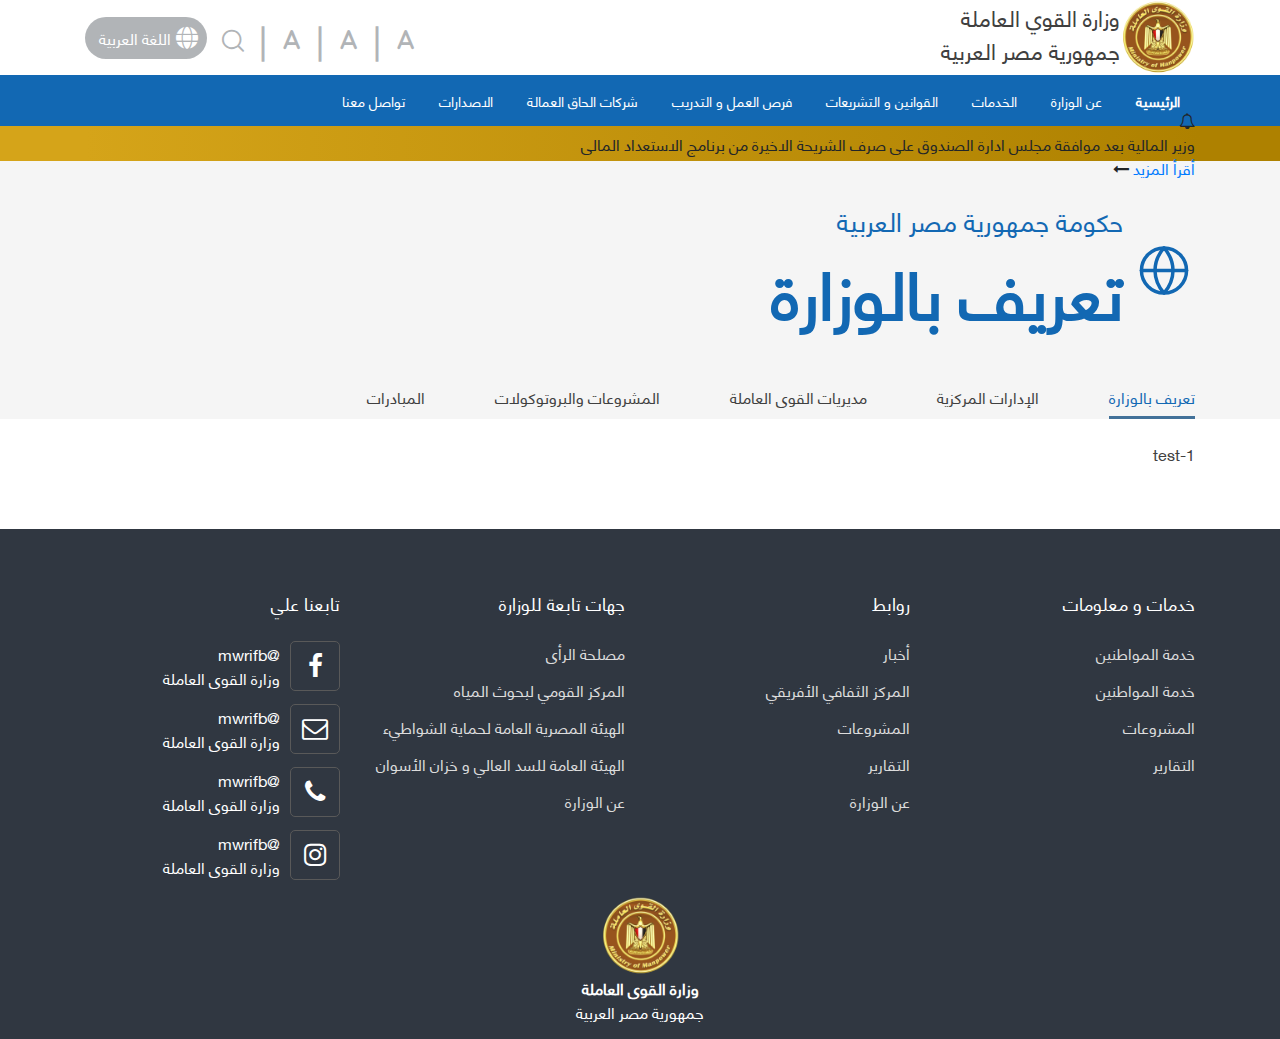
<file: about.html>
<!DOCTYPE html>
<html lang="en">

<head>
    <meta charset="UTF-8">
    <meta http-equiv="X-UA-Compatible" content="IE=edge">
    <meta name="viewport" content="width=device-width, initial-scale=1.0">
    <meta name="description" content="">
    <title>MMP</title>
    <link rel="stylesheet" href="assets/css/slick.css">
    <link rel="stylesheet" href="assets/css/slick-theme.css">
    <link rel="stylesheet" href="assets/css/fontawesome-all.min.css">
    <link rel="stylesheet" href="assets/css/font-awesome.min.css">
    <link rel="stylesheet" href="assets/fonts/icomoon/style.css">
    <link rel="stylesheet" href="assets/css/themify-icons.css">
    <link rel="stylesheet" href="assets/css/bootstrap.min.css">
    <link rel="stylesheet" href="assets/css/animate.css">
    <link rel="stylesheet" href="assets/css/normalize.css">
    <link rel="stylesheet" href="assets/css/flaticon.css">
    <link rel="stylesheet" href="assets/css/style.css">
</head>

<body>
    <header>
        <div class="header-top">
            <div class="container">
                <div class="row">
                    <div class="col-12">
                        <div class="header-sticky">
                            <div class="logo-title">
                                <div class="logo">
                                    <a href="index.html"><img src="img/logo/logo.png" alt=""></a>
                                </div>
                                <a href="#" class="next-to-logo">وزارة القوي العاملة <br />جمهورية مصر العربية</a>
                            </div>
                            <div class="lang-search">
                                <div class="panel-search">
                                    <i class="fa-solid fa-a"></i>
                                    <span class="vertical-bar">&#8739;</span>
                                    <i class="fa-solid fa-a"></i>
                                    <span class="vertical-bar">&#8739;</span>
                                    <i class="fa-solid fa-a"></i>
                                    <span class="vertical-bar">&#8739;</span>
                                    <i class="flaticon-search"></i>
                                </div>
                                <div class="langWrapper">
                                    <i class="fa-solid fa-globe"></i>
                                    <a href="#" class="lang">اللغة العربية</a>
                                </div>
                            </div>
                        </div>
                    </div>
                </div>
            </div>
        </div>
        <div class="header-bottom">
            <div class="site-mobile-menu">
                <div class="site-mobile-menu-header">
                    <div class="site-mobile-menu-close mt-3">
                        <span class="icon-close2 js-menu-toggle"></span>
                    </div>
                </div>
                <div class="site-mobile-menu-body"></div>
            </div>
            <div class="site-navbar" role="banner">
                <div class="container">
                    <div class="row align-items-center">
                        <div class="col-12 col-md-12 d-none d-xl-block">
                            <nav class="site-navigation position-relative text-right" role="navigation">
                                <ul class="site-menu js-clone-nav mr-auto d-none d-lg-block">
                                    <li class="active"><a href="index.html"><span>الرئيسية</span></a></li>
                                    <li class="has-children">
                                        <a href="about.html"><span>عن الوزارة</span></a>
                                        <!-- <ul class="dropdown arrow-top" style="z-index: 88888;">
                                            <li><a href="#">Menu One</a></li>
                                            <li><a href="#">Menu Two</a></li>
                                            <li><a href="#">Menu Three</a></li>
                                            <li class="has-children">
                                                <a href="#">Dropdown</a>
                                                <ul class="dropdown">
                                                    <li><a href="#">Menu One</a></li>
                                                    <li><a href="#">Menu Two</a></li>
                                                    <li><a href="#">Menu Three</a></li>
                                                    <li><a href="#">Menu Four</a></li>
                                                </ul>
                                            </li>
                                        </ul> -->
                                    </li>
                                    <li><a href="#"><span>الخدمات</span></a></li>
                                    <li><a href="#"><span>القوانين و التشريعات</span></a></li>
                                    <li><a href="#"><span>فرص العمل و التدريب</span></a></li>
                                    <li><a href="#"><span>شركات الحاق العمالة</span></a></li>
                                    <li><a href="#"><span>الاصدارات</span></a></li>
                                    <li><a href="contact-us.html"><span>تواصل معنا</span></a></li>
                                </ul>
                            </nav>
                        </div>
                        <div class="d-inline-block d-xl-none ml-md-0 py-3"
                            style="position: relative; top: 3px; right: 15px;">
                            <a href="#" class="site-menu-toggle js-menu-toggle text-white"><span
                                    class="icon-menu h3"></span></a>
                        </div>
                    </div>
                </div>
            </div>
        </div>
        <div class='header-news'>
            <div class="container">
                <div class="row">
                    <div class="col-12">
                        <div class="content-news">
                            <div>
                                <i class="fa fa-bell-o" aria-hidden="true"></i>
                                <p>وزير المالية بعد موافقة مجلس ادارة الصندوق على صرف الشريحة الاخيرة من برنامج
                                    الاستعداد
                                    المالى</p>
                            </div>
                            <div>
                                <a href="#">أقرأ المزيد</a>
                                <i class="fa fa-long-arrow-left" aria-hidden="true"></i>
                            </div>
                        </div>
                    </div>
                </div>
            </div>
        </div>
    </header>
    <main>
        <section class="about">
            <div class="container">
                <div class="row">
                    <div class="col-12">
                        <div class="about-header">
                            <div class="about-header_top">
                                <div>
                                    <svg width="62" height="62" viewBox="0 0 62 63" fill="none"
                                        xmlns="http://www.w3.org/2000/svg">
                                        <path
                                            d="M30.9998 57.3332C45.2672 57.3332 56.8332 45.7672 56.8332 31.4998C56.8332 17.2325 45.2672 5.6665 30.9998 5.6665C16.7325 5.6665 5.1665 17.2325 5.1665 31.4998C5.1665 45.7672 16.7325 57.3332 30.9998 57.3332Z"
                                            stroke="#1268B3" stroke-width="4" stroke-linecap="round"
                                            stroke-linejoin="round" />
                                        <path d="M5.1665 31.5H56.8332" stroke="#1268B3" stroke-width="4"
                                            stroke-linecap="round" stroke-linejoin="round" />
                                        <path
                                            d="M30.9998 5.6665C37.4615 12.7406 41.1336 21.9209 41.3332 31.4998C41.1336 41.0788 37.4615 50.2591 30.9998 57.3332C24.5382 50.2591 20.8661 41.0788 20.6665 31.4998C20.8661 21.9209 24.5382 12.7406 30.9998 5.6665V5.6665Z"
                                            stroke="#1268B3" stroke-width="4" stroke-linecap="round"
                                            stroke-linejoin="round" />
                                    </svg>
                                </div>
                                <div>
                                    <a href="#">حكومة جمهورية مصر العربية</a>
                                    <span>تعريف بالوزارة</span>
                                </div>
                            </div>
                        </div>
                    </div>
                </div>
            </div>
        </section>
        <section class="about-items">
            <div class="container">
                <div class="row">
                    <div class="col-12">
                        <div class="large-tab">
                            <ul class="tabs">
                                <li class="active">تعريف بالوزارة</li>
                                <li>الإدارات المركزية</li>
                                <li>مديريات القوى العاملة</li>
                                <li>المشروعات والبروتوكولات</li>
                                <li>المبادرات</li>
                            </ul>
                            <div class="panes">
                                <div class="pane">
                                    test-1
                                </div>
                                <div class="pane central-departments">
                                    <div>
                                        <div class="row">
                                            <div class="col-md-4">
                                                <div class="card">
                                                    <a class="card-body" href="#">
                                                        <div><i class="fa-solid fa-globe"></i></div>
                                                        <div>التدريب المهنى</div>
                                                    </a>
                                                </div>
                                            </div>
                                        </div>
                                    </div>
                                </div>
                                <div class="pane offices">
                                    <div class="row">
                                        <div class="col-12">
                                            <div class="accordion" id="accordionExample">
                                                <div class="accordion--content">
                                                    <div class="card-header" id="heading-1">
                                                        <h5 class="mb-0 card-header-title">
                                                            <a class="btn btn-link text-left collapsed" role="button"
                                                                data-toggle="collapse" data-target="#collapse-1"
                                                                aria-expanded="false" aria-controls="collapse-1">
                                                                <span>مديرية القوى العاملة بالقاهرة ومكاتبها</span>
                                                                <i class="fa fa-angle-down" aria-hidden="true"></i>
                                                            </a>
                                                        </h5>
                                                    </div>
                                                    <div id="collapse-1" class="collapse" data-parent="#accordionExample" aria-labelledby="heading-1">
                                                        <div class="card-body">
                                                            <div class="row">
                                                                <div class="col-md-3 content">
                                                                    <div class="content-offices">
                                                                        <div>
                                                                            <i class="fa-solid fa-globe"></i>
                                                                            <span>مديرية القوى العاملة بالقاهرة</span>
                                                                        </div>
                                                                        <div>
                                                                            <i class="fa-solid fa-house"></i>
                                                                            <span>3 يوسف عباس - القاهرة</span>
                                                                        </div>
                                                                        <div>
                                                                            <i class="fa-regular fa-envelope"></i>
                                                                            <span>ص.ب (855842)</span>
                                                                        </div>
                                                                        <div>
                                                                            <i class="fa fa-phone" aria-hidden="true"></i>
                                                                            <span>0222 609 61</span>
                                                                        </div>
                                                                    </div>
                                                                </div>
                                                                <div class="col-md-3">
                                                                    <div class="content-offices">
                                                                        <div>
                                                                            <i class="fa-solid fa-globe"></i>
                                                                            <span>مديرية القوى العاملة بالقاهرة</span>
                                                                        </div>
                                                                        <div>
                                                                            <i class="fa-solid fa-house"></i>
                                                                            <span>3 يوسف عباس - القاهرة</span>
                                                                        </div>
                                                                        <div>
                                                                            <i class="fa-regular fa-envelope"></i>
                                                                            <span>ص.ب (855842)</span>
                                                                        </div>
                                                                        <div>
                                                                            <i class="fa fa-phone" aria-hidden="true"></i>
                                                                            <span>0222 609 61</span>
                                                                        </div>
                                                                    </div>
                                                                </div>
                                                                <div class="col-md-3">
                                                                    <div class="content-offices">
                                                                        <div>
                                                                            <i class="fa-solid fa-globe"></i>
                                                                            <span>مديرية القوى العاملة بالقاهرة</span>
                                                                        </div>
                                                                        <div>
                                                                            <i class="fa-solid fa-house"></i>
                                                                            <span>3 يوسف عباس - القاهرة</span>
                                                                        </div>
                                                                        <div>
                                                                            <i class="fa-regular fa-envelope"></i>
                                                                            <span>ص.ب (855842)</span>
                                                                        </div>
                                                                        <div>
                                                                            <i class="fa fa-phone" aria-hidden="true"></i>
                                                                            <span>0222 609 61</span>
                                                                        </div>
                                                                    </div>
                                                                </div>
                                                                <div class="col-md-3">
                                                                    <div class="content-offices">
                                                                        <div>
                                                                            <i class="fa-solid fa-globe"></i>
                                                                            <span>مديرية القوى العاملة بالقاهرة</span>
                                                                        </div>
                                                                        <div>
                                                                            <i class="fa-solid fa-house"></i>
                                                                            <span>3 يوسف عباس - القاهرة</span>
                                                                        </div>
                                                                        <div>
                                                                            <i class="fa-regular fa-envelope"></i>
                                                                            <span>ص.ب (855842)</span>
                                                                        </div>
                                                                        <div>
                                                                            <i class="fa fa-phone" aria-hidden="true"></i>
                                                                            <span>0222 609 61</span>
                                                                        </div>
                                                                    </div>
                                                                </div>
                                                            </div>
                                                        </div>
                                                    </div>
                                                </div>
                                                <div class="accordion--content">
                                                    <div class="card-header" id="heading-2">
                                                        <h5 class="mb-0 card-header-title">
                                                            <a class="btn btn-link text-left collapsed" role="button"
                                                                data-toggle="collapse" data-target="#collapse-2"
                                                                aria-expanded="false" aria-controls="collapse-2">
                                                                <span>مديرية القوى العاملة بالاسكندرية ومكاتبها</span>
                                                                <i class="fa fa-angle-down" aria-hidden="true"></i>
                                                            </a>
                                                        </h5>
                                                    </div>
                                                    <div id="collapse-2" class="collapse"
                                                        data-parent="#accordionExample" aria-labelledby="heading-2">
                                                        <div class="card-body"> Text 2 </div>
                                                    </div>
                                                </div>
                                                <div class="accordion--content">
                                                    <div class="card-header" id="heading-3">
                                                        <h5 class="mb-0 card-header-title">
                                                            <a class="btn btn-link text-left collapsed" role="button"
                                                                data-toggle="collapse" data-target="#collapse-3"
                                                                aria-expanded="false" aria-controls="collapse-3">
                                                                <span>مديرية القوى العاملة بالقليوبية ومكاتبها</span>
                                                                <i class="fa fa-angle-down" aria-hidden="true"></i>
                                                            </a>
                                                        </h5>

                                                    </div>
                                                    <div id="collapse-3" class="collapse"
                                                        data-parent="#accordionExample" aria-labelledby="heading-3">
                                                        <div class="card-body"> Text 3 </div>
                                                    </div>
                                                </div>
                                            </div>
                                        </div>
                                    </div>
                                </div>
                                <div class="pane">
                                    test-4
                                </div>
                                <div class="pane initiatives">
                                    <div>
                                        <div class="row">
                                            <div class="col-md-4">
                                                <div class="card">
                                                    <a class="card-body" href="initiatives-1.html">
                                                        <div><i class="fa-solid fa-globe"></i></div>
                                                        <div>مبادرة مصر امانة بين ايدك</div>
                                                    </a>
                                                </div>
                                            </div>
                                        </div>
                                    </div>
                                </div>
                            </div>
                            <div class="clear">
                                <!---->
                            </div>
                        </div>


                        <div class="mobile-tab">
                            <div class="mobile-tab-block active">
                                <span class="title">تعريف بالوزارة</span>
                                <div class="mobile-tab-contant">
                                    <!-- <span class="title-m"> تعريف بالوزارة </span> -->
                                    <p>
                                        في نوفمبر 1930 أصدر رئيس الوزراء قرارا" بإنشاء مكتب العمل علي أن يلحق بإدارة
                                        الأمن العام بوزارة الداخلية ثم تم ضمه إلى وزارة التجارة والصناعة عام 1935، بعد
                                        ذلك تم تحويله إلى مصلحة تابعة لها عام 1936 ، ثم أصبحت مصلحة العمل إحدى مصالح
                                        وزارة الشئون الاجتماعية عام 1939 عند إنشاء الوزارة ، ثم حلت محلها الإدارة العامة
                                        للعمل عام 1954 بوزارة الشئون الاجتماعية ثم تعدل إلى وزارة العمل عام 1955 ثم
                                        أنشئت وزارة العمل عام 1961 ، وتعاقب عليها 16 وزيرا للقوى العاملة حتى الآن
                                    </p>
                                </div>
                            </div>

                            <div class="mobile-tab-block">
                                <span class="title">الإدارات المركزية</span>
                                <div class="mobile-tab-contant" style="display: none;">
                                    <!-- <span class="title-m"> Internet Marketing 3</span> -->
                                    <div class="row">
                                        <div class="col-xs-6">
                                            <div class="card">
                                                <div class="card-body">
                                                    <div>
                                                        <i class="fa-solid fa-globe"></i>
                                                    </div>
                                                    <div>
                                                        التدريب المهني
                                                    </div>
                                                </div>
                                            </div>
                                        </div>
                                    </div>
                                </div>
                            </div>

                            <div class="mobile-tab-block">
                                <span class="title">مديريات القوى العاملة</span>
                                <div class="mobile-tab-contant" style="display: none;">
                                    test-3
                                </div>
                            </div>

                            <div class="mobile-tab-block">
                                <span class="title">المشروعات والبروتوكولات</span>
                                <div class="mobile-tab-contant" style="display: none;">
                                    test-4
                                </div>
                            </div>

                            <div class="mobile-tab-block">
                                <span class="title">المبادرات</span>
                                <div class="mobile-tab-contant" style="display: none;">
                                    <!-- <span class="title-m"> Internet Marketing </span> -->
                                    <div class="row">
                                        <div class="col-xs-6">
                                            <div class="card">
                                                <div class="card-body">
                                                    <div>
                                                        <i class="fa-solid fa-globe"></i>
                                                    </div>
                                                    <div>
                                                        مصر امانة بين ايديك
                                                    </div>
                                                </div>
                                            </div>
                                        </div>
                                    </div>
                                </div>
                            </div>
                        </div>
                    </div>
                </div>
            </div>
        </section>
    </main>
    <footer>
        <div class="container">
            <div class="row">
                <div class="col-sm-6 col-md-3">
                    <p class="header-col">خدمات و معلومات</p>
                    <ul>
                        <li>خدمة المواطنين</li>
                        <li>خدمة المواطنين</li>
                        <li>المشروعات</li>
                        <li>التقارير</li>
                    </ul>
                </div>
                <div class="col-sm-6 col-md-3">
                    <p class="header-col">روابط</p>
                    <ul>
                        <li>أخبار</li>
                        <li>المركز الثفافي الأفريقي</li>
                        <li>المشروعات</li>
                        <li>التقارير</li>
                        <li>عن الوزارة</li>
                    </ul>
                </div>
                <div class="col-sm-6 col-md-3">
                    <p class="header-col">جهات تابعة للوزارة</p>
                    <ul>
                        <li>مصلحة الرأى</li>
                        <li>المركز القومي لبحوث المياه</li>
                        <li>الهيئة المصرية العامة لحماية الشواطيء</li>
                        <li>الهيئة العامة للسد العالي و خزان الأسوان</li>
                        <li>عن الوزارة</li>
                    </ul>
                </div>
                <div class="col-sm-6 col-md-3">
                    <p class="header-col">تابعنا علي</p>
                    <ul class="subscribe-list">
                        <li>
                            <div>
                                <i class="fa fa-facebook" aria-hidden="true"></i>
                            </div>
                            <div>
                                <span>@mwrifb</span>
                                <span>وزارة القوى العاملة</span>
                            </div>
                        </li>
                        <li>
                            <div>
                                <i class="fa fa-envelope-o" aria-hidden="true"></i>
                            </div>
                            <div>
                                <span>@mwrifb</span>
                                <span>وزارة القوى العاملة</span>
                            </div>
                        </li>
                        <li>
                            <div>
                                <i class="fa fa-phone" aria-hidden="true"></i>
                            </div>
                            <div>
                                <span>@mwrifb</span>
                                <span>وزارة القوى العاملة</span>
                            </div>
                        </li>
                        <li>
                            <div>
                                <i class="fa fa-instagram" aria-hidden="true"></i>
                            </div>
                            <div>
                                <span>@mwrifb</span>
                                <span>وزارة القوى العاملة</span>
                            </div>
                        </li>
                    </ul>
                </div>
            </div>
            <div class="row">
                <div class="col">
                    <div class="footer-img">
                        <img src="img/logo/logo.png">
                        <p>
                            <span>وزارة القوى العاملة</span>
                            <br />
                            <span>جمهورية مصر العربية</span>
                        </p>
                    </div>
                </div>
            </div>
        </div>
    </footer>


    <script src="assets/js/jquery-3.3.1.min.js"></script>
    <script src="assets/js/wow.min.js"></script>
    <script src="assets/js/slick.min.js"></script>
    <script>
        new WOW().init();
    </script>
    <script src="assets/js/bootstrap.min.js"></script>
    <script src="assets/js/jquery.sticky.js"></script>
    <script src="assets/js/tether.min.js"></script>
    <script src="assets/js/main.js"></script>
</body>

</html>
</file>
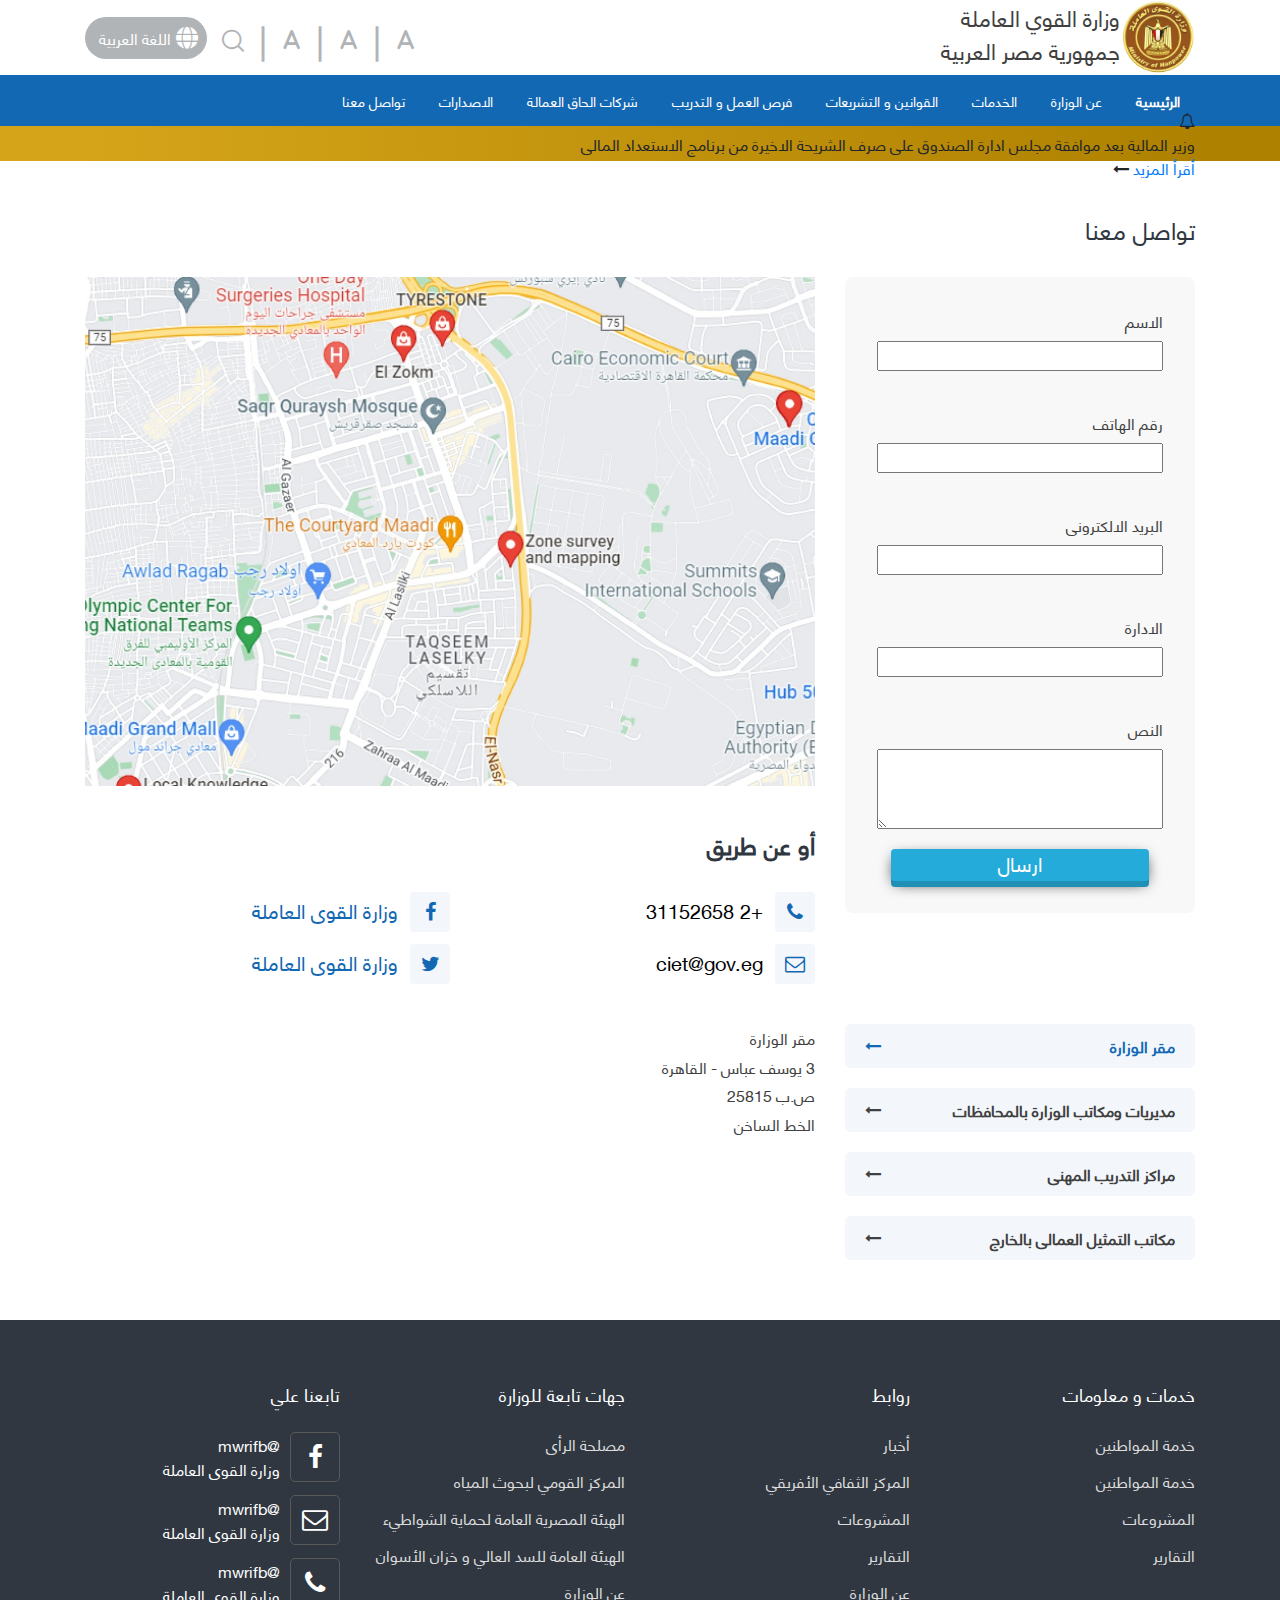
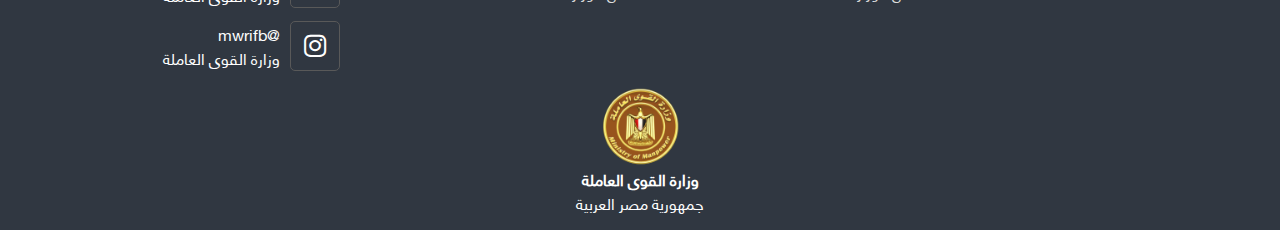
<file: contact-us.html>
<!DOCTYPE html>
<html lang="en">

<head>
    <meta charset="UTF-8">
    <meta http-equiv="X-UA-Compatible" content="IE=edge">
    <meta name="viewport" content="width=device-width, initial-scale=1.0">
    <meta name="description" content="">
    <title>MMP</title>
    <link rel="stylesheet" href="assets/css/slick.css">
    <link rel="stylesheet" href="assets/css/slick-theme.css">
    <link rel="stylesheet" href="assets/css/fontawesome-all.min.css">
    <link rel="stylesheet" href="assets/css/font-awesome.min.css">
    <link rel="stylesheet" href="assets/fonts/icomoon/style.css">
    <link rel="stylesheet" href="assets/css/themify-icons.css">
    <link rel="stylesheet" href="assets/css/bootstrap.min.css">
    <link rel="stylesheet" href="assets/css/animate.css">
    <link rel="stylesheet" href="assets/css/normalize.css">
    <link rel="stylesheet" href="assets/css/flaticon.css">
    <link rel="stylesheet" href="assets/css/style.css">
</head>

<body>
    <header>
        <div class="header-top">
            <div class="container">
                <div class="row">
                    <div class="col-12">
                        <div class="header-sticky">
                            <div class="logo-title">
                                <div class="logo">
                                    <a href="index.html"><img src="img/logo/logo.png" alt=""></a>
                                </div>
                                <a href="#" class="next-to-logo">وزارة القوي العاملة <br />جمهورية مصر العربية</a>
                            </div>
                            <div class="lang-search">
                                <div class="panel-search">
                                    <i class="fa-solid fa-a"></i>
                                    <span class="vertical-bar">&#8739;</span>
                                    <i class="fa-solid fa-a"></i>
                                    <span class="vertical-bar">&#8739;</span>
                                    <i class="fa-solid fa-a"></i>
                                    <span class="vertical-bar">&#8739;</span>
                                    <i class="flaticon-search"></i>
                                </div>
                                <div class="langWrapper">
                                    <i class="fa-solid fa-globe"></i>
                                    <a href="#" class="lang">اللغة العربية</a>
                                </div>
                            </div>
                        </div>
                    </div>
                </div>
            </div>
        </div>
        <div class="header-bottom">
            <div class="site-mobile-menu">
                <div class="site-mobile-menu-header">
                    <div class="site-mobile-menu-close mt-3">
                        <span class="icon-close2 js-menu-toggle"></span>
                    </div>
                </div>
                <div class="site-mobile-menu-body"></div>
            </div>
            <div class="site-navbar" role="banner">
                <div class="container">
                    <div class="row align-items-center">
                        <div class="col-12 col-md-12 d-none d-xl-block">
                            <nav class="site-navigation position-relative text-right" role="navigation">
                                <ul class="site-menu js-clone-nav mr-auto d-none d-lg-block">
                                    <li class="active"><a href="index.html"><span>الرئيسية</span></a></li>
                                    <li class="has-children">
                                        <a href="about.html"><span>عن الوزارة</span></a>
                                        <!-- <ul class="dropdown arrow-top" style="z-index: 88888;">
                                            <li><a href="#">Menu One</a></li>
                                            <li><a href="#">Menu Two</a></li>
                                            <li><a href="#">Menu Three</a></li>
                                            <li class="has-children">
                                                <a href="#">Dropdown</a>
                                                <ul class="dropdown">
                                                <li><a href="#">Menu One</a></li>
                                                <li><a href="#">Menu Two</a></li>
                                                <li><a href="#">Menu Three</a></li>
                                                <li><a href="#">Menu Four</a></li>
                                                </ul>
                                            </li>
                                            </ul> -->
                                    </li>
                                    <li><a href="#"><span>الخدمات</span></a></li>
                                    <li><a href="#"><span>القوانين و التشريعات</span></a></li>
                                    <li><a href="#"><span>فرص العمل و التدريب</span></a></li>
                                    <li><a href="#"><span>شركات الحاق العمالة</span></a></li>
                                    <li><a href="#"><span>الاصدارات</span></a></li>
                                    <li><a href="contact-us.html"><span>تواصل معنا</span></a></li>
                                </ul>
                            </nav>
                        </div>
                        <div class="d-inline-block d-xl-none ml-md-0 py-3"
                            style="position: relative; top: 3px; right: 15px;">
                            <a href="#" class="site-menu-toggle js-menu-toggle text-white"><span
                                    class="icon-menu h3"></span></a>
                        </div>
                    </div>
                </div>
            </div>
        </div>
        <div class='header-news'>
            <div class="container">
                <div class="row">
                    <div class="col-12">
                        <div class="content-news">
                            <div>
                                <i class="fa fa-bell-o" aria-hidden="true"></i>
                                <p>وزير المالية بعد موافقة مجلس ادارة الصندوق على صرف الشريحة الاخيرة من برنامج
                                    الاستعداد
                                    المالى</p>
                            </div>
                            <div>
                                <a href="#">أقرأ المزيد</a>
                                <i class="fa fa-long-arrow-left" aria-hidden="true"></i>
                            </div>
                        </div>
                    </div>
                </div>
            </div>
        </div>
    </header>

    <section class="contact-us">
        <div class="container">
            <div class="row">
                <div class="col-12">
                    <div class="contactUs-title">
                        <span>تواصل معنا</span>
                    </div>
                </div>
            </div>
            <div class="row">
                <div class="col-md-4">
                    <div class="contact--form">
                        <form>
                            <label>الاسم</label>
                            <input type="text">
                            <label>رقم الهاتف</label>
                            <input type="number">
                            <label>البريد الالكترونى</label>
                            <input type="email">
                            <label>الادارة</label>
                            <input type="text">
                            <label>النص</label>
                            <textarea rows="4"></textarea>
                        </form>
                        <div class="btnSend">
                            <button class="button" type="button">ارسال</button>
                        </div>
                    </div>
                </div>
                <div class="col-md-8">
                    <div class="map">
                        <img src="img/map.jpeg">
                    </div>
                    <div class="details-contact">
                        <p class="title">أو عن طريق</p>
                        <div class="content">
                            <div class="innerDetails">
                                <div>
                                    <i class="fa fa-phone" aria-hidden="true"></i>
                                    <span>+2 31152658</span>
                                </div>
                                <div>
                                    <i class="fa fa-envelope-o" aria-hidden="true"></i>
                                    <span>ciet@gov.eg</span>
                                </div>
                            </div>
                            <div class="innerDetails">
                                <div>
                                    <i class="fa fa-facebook" aria-hidden="true"></i>
                                    <span class="name-ministry">وزارة القوى العاملة</span>
                                </div>
                                <div>
                                    <i class="fa fa-twitter" aria-hidden="true"></i>
                                    <span class="name-ministry">وزارة القوى العاملة</span>
                                </div>
                            </div>
                        </div>
                    </div>
                </div>
            </div>
            <div class="contactUs--section">
                <div class="row">
                    <div class="col-12">
                        <div class="row">
                            <div class="col-md-4">
                                <div class="main-section">
                                    <ul class="main-section__tabs">
                                        <li class="active">
                                            <span>مقر الوزارة</span>
                                            <i class="fa fa-long-arrow-left" aria-hidden="true"></i>
                                        </li>
                                        <li>
                                            <span>مديريات ومكاتب الوزارة بالمحافظات</span>
                                            <i class="fa fa-long-arrow-left" aria-hidden="true"></i>
                                        </li>
                                        <li>
                                            <span>مراكز التدريب المهنى</span>
                                            <i class="fa fa-long-arrow-left" aria-hidden="true"></i>
                                        </li>
                                        <li>
                                            <span>مكاتب التمثيل العمالى بالخارج</span>
                                            <i class="fa fa-long-arrow-left" aria-hidden="true"></i>
                                        </li>
                                    </ul>
                                </div>
                            </div>
                            <div class="col-md-8">
                                <div class="sub-section">
                                    <div class="sub-section__panes">
                                        <div class="pane">
                                            <p>مقر الوزارة</p>
                                            <p>3 يوسف عباس - القاهرة</p>
                                            <p>ص.ب 25815</p>
                                            <p>الخط الساخن</p>
                                        </div>
                                        <div class="pane">
                                            <div class="row">
                                                <div class="col-12">
                                                    <div class="accordion" id="accordionExample">
                                                        <div class="card">
                                                            <div class="card-header" id="heading-1">
                                                                <h5 class="mb-0 card-header-title"> 
                                                                    <a class="btn btn-link text-left collapsed" role="button" data-toggle="collapse" data-target="#collapse-1" aria-expanded="false" aria-controls="collapse-1">
                                                                        <span>مديرية القوى العاملة بالقاهرة ومكاتبها</span> 
                                                                        <i class="fa fa-angle-down" aria-hidden="true"></i>
                                                                    </a> 
                                                                </h5>
                                                                
                                                            </div>
                                                            <div id="collapse-1" class="collapse" data-parent="#accordionExample" aria-labelledby="heading-1">
                                                                <div class="card-body"> 
                                                                    <div class="row">
                                                                        <div class="col-md-6 content">
                                                                            <div>
                                                                                <i class="fa-solid fa-globe"></i>
                                                                                <span>مديرية القوى العاملة بالقاهرة</span>
                                                                            </div>
                                                                            <div>
                                                                                <i class="fa-solid fa-house"></i>
                                                                                <span>3 يوسف عباس - القاهرة</span>
                                                                            </div>
                                                                            <div>
                                                                                <i class="fa-regular fa-envelope"></i>
                                                                                <span>ص.ب (855842)</span>
                                                                            </div>
                                                                            <div>
                                                                                <i class="fa fa-phone" aria-hidden="true"></i>
                                                                                <span>0222 609 61</span>
                                                                            </div>
                                                                        </div>
                                                                        <div class="col-md-6 content">
                                                                            <div>
                                                                                <i class="fa-solid fa-globe"></i>
                                                                                <span>مديرية القوى العاملة بالقاهرة</span>
                                                                            </div>
                                                                            <div>
                                                                                <i class="fa-solid fa-house"></i>
                                                                                <span>3 يوسف عباس - القاهرة</span>
                                                                            </div>
                                                                            <div>
                                                                                <i class="fa-regular fa-envelope"></i>
                                                                                <span>ص.ب (855842)</span>
                                                                            </div>
                                                                            <div>
                                                                                <i class="fa fa-phone" aria-hidden="true"></i>
                                                                                <span>0222 609 61</span>
                                                                            </div>
                                                                        </div>
                                                                    </div>
                                                                </div>
                                                            </div>
                                                        </div>
                                                        <div class="card">
                                                            <div class="card-header" id="heading-2">
                                                                <h5 class="mb-0 card-header-title">
                                                                    <a class="btn btn-link text-left collapsed" role="button" data-toggle="collapse" data-target="#collapse-2" aria-expanded="false" aria-controls="collapse-2"> 
                                                                        <span>مديرية القوى العاملة بالاسكندرية ومكاتبها</span> 
                                                                        <i class="fa fa-angle-down" aria-hidden="true"></i>    
                                                                    </a>
                                                                </h5>
                                                            </div>
                                                            <div id="collapse-2" class="collapse"
                                                                data-parent="#accordionExample"
                                                                aria-labelledby="heading-2">
                                                                <div class="card-body"> Text 2 </div>
                                                            </div>
                                                        </div>
                                                        <div class="card">
                                                            <div class="card-header" id="heading-3">
                                                                <h5 class="mb-0 card-header-title"> 
                                                                    <a class="btn btn-link text-left collapsed" role="button" data-toggle="collapse" data-target="#collapse-3" aria-expanded="false" aria-controls="collapse-3">
                                                                        <span>مديرية القوى العاملة بالقليوبية ومكاتبها</span> 
                                                                        <i class="fa fa-angle-down" aria-hidden="true"></i>
                                                                    </a>
                                                                </h5>
                                                                
                                                            </div>
                                                            <div id="collapse-3" class="collapse"
                                                                data-parent="#accordionExample"
                                                                aria-labelledby="heading-3">
                                                                <div class="card-body"> Text 3 </div>
                                                            </div>
                                                        </div>
                                                    </div>
                                                </div>
                                            </div>
                                        </div>
                                        <div class="pane">
                                            test-3
                                        </div>
                                        <div class="pane">
                                            test-4
                                        </div>
                                    </div>
                                    <div class="clear">
                                        <!---->
                                    </div>
                                </div>
                            </div>
                        </div>
                    </div>
                </div>
            </div>
        </div>
    </section>

    <footer>
        <div class="container">
            <div class="row">
                <div class="col-sm-6 col-md-3">
                    <p class="header-col">خدمات و معلومات</p>
                    <ul>
                        <li>خدمة المواطنين</li>
                        <li>خدمة المواطنين</li>
                        <li>المشروعات</li>
                        <li>التقارير</li>
                    </ul>
                </div>
                <div class="col-sm-6 col-md-3">
                    <p class="header-col">روابط</p>
                    <ul>
                        <li>أخبار</li>
                        <li>المركز الثفافي الأفريقي</li>
                        <li>المشروعات</li>
                        <li>التقارير</li>
                        <li>عن الوزارة</li>
                    </ul>
                </div>
                <div class="col-sm-6 col-md-3">
                    <p class="header-col">جهات تابعة للوزارة</p>
                    <ul>
                        <li>مصلحة الرأى</li>
                        <li>المركز القومي لبحوث المياه</li>
                        <li>الهيئة المصرية العامة لحماية الشواطيء</li>
                        <li>الهيئة العامة للسد العالي و خزان الأسوان</li>
                        <li>عن الوزارة</li>
                    </ul>
                </div>
                <div class="col-sm-6 col-md-3">
                    <p class="header-col">تابعنا علي</p>
                    <ul class="subscribe-list">
                        <li>
                            <div>
                                <i class="fa fa-facebook" aria-hidden="true"></i>
                            </div>
                            <div>
                                <span>@mwrifb</span>
                                <span>وزارة القوى العاملة</span>
                            </div>
                        </li>
                        <li>
                            <div>
                                <i class="fa fa-envelope-o" aria-hidden="true"></i>
                            </div>
                            <div>
                                <span>@mwrifb</span>
                                <span>وزارة القوى العاملة</span>
                            </div>
                        </li>
                        <li>
                            <div>
                                <i class="fa fa-phone" aria-hidden="true"></i>
                            </div>
                            <div>
                                <span>@mwrifb</span>
                                <span>وزارة القوى العاملة</span>
                            </div>
                        </li>
                        <li>
                            <div>
                                <i class="fa fa-instagram" aria-hidden="true"></i>
                            </div>
                            <div>
                                <span>@mwrifb</span>
                                <span>وزارة القوى العاملة</span>
                            </div>
                        </li>
                    </ul>
                </div>
            </div>
            <div class="row">
                <div class="col">
                    <div class="footer-img">
                        <img src="img/logo/logo.png">
                        <p>
                            <span>وزارة القوى العاملة</span>
                            <br />
                            <span>جمهورية مصر العربية</span>
                        </p>
                    </div>
                </div>
            </div>
        </div>
    </footer>

    <script src="assets/js/jquery-3.3.1.min.js"></script>
    <script src="assets/js/wow.min.js"></script>
    <script src="assets/js/slick.min.js"></script>
    <script>
        new WOW().init();
    </script>
    <script src="assets/js/bootstrap.min.js"></script>
    <script src="assets/js/jquery.sticky.js"></script>
    <script src="assets/js/tether.min.js"></script>
    <script src="assets/js/main.js"></script>
</body>

</html>
</file>
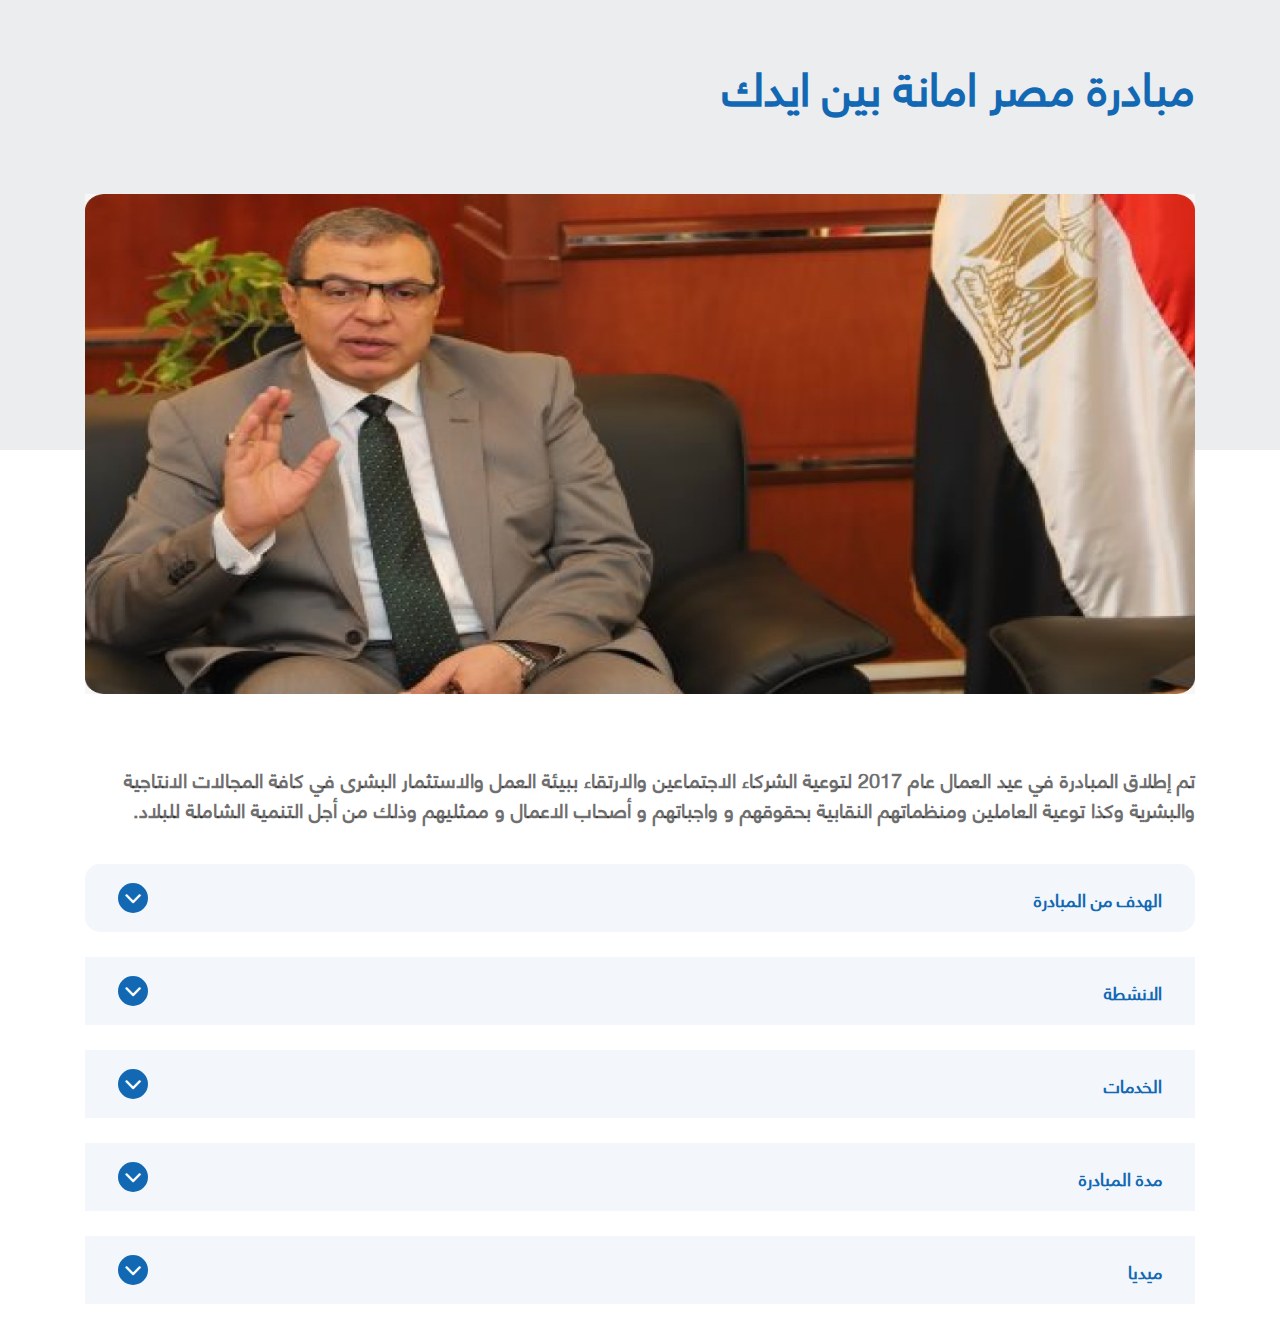
<file: initiatives-1.html>
<!DOCTYPE html>
<html lang="en">

<head>
    <meta charset="UTF-8">
    <meta http-equiv="X-UA-Compatible" content="IE=edge">
    <meta name="viewport" content="width=device-width, initial-scale=1.0">
    <meta name="description" content="">
    <title>MMP</title>
    <link rel="stylesheet" href="assets/css/slick.css">
    <link rel="stylesheet" href="assets/css/slick-theme.css">
    <link rel="stylesheet" href="assets/css/fontawesome-all.min.css">
    <link rel="stylesheet" href="assets/css/font-awesome.min.css">
    <link rel="stylesheet" href="assets/fonts/icomoon/style.css">
    <link rel="stylesheet" href="assets/css/themify-icons.css">
    <link rel="stylesheet" href="assets/css/bootstrap.min.css">
    <link rel="stylesheet" href="assets/css/animate.css">
    <link rel="stylesheet" href="assets/css/normalize.css">
    <link rel="stylesheet" href="assets/css/flaticon.css">
    <link rel="stylesheet" href="assets/css/style.css">
</head>

<body>
    <section class="initiatives-inner">
        <div class="initiatives-inner_title">
            <div class="container">
                <div class="row">
                    <div class="col-12">
                        <div class="title">
                            <span>مبادرة مصر امانة بين ايدك</span>
                        </div>
                    </div>
                </div>
            </div>
        </div>
        <div class="initiatives-inner_content">
            <div class="container">
                <div class="row">
                    <div class="col-12">
                        <div class="img-content img-height">
                            <img src="img/1.jpeg">
                        </div>
                        <p class="dis-content">
                            تم إطلاق المبادرة في عيد العمال عام 2017 لتوعية الشركاء الاجتماعين والارتقاء ببيئة العمل
                            والاستثمار البشرى في كافة المجالات الانتاجية والبشرية وكذا توعية العاملين ومنظماتهم النقابية
                            بحقوقهم و واجباتهم و أصحاب الاعمال و ممثليهم وذلك من أجل التنمية الشاملة للبلاد.
                        </p>
                        <div class="details-initiatives">
                            <div class="accordion" id="accordionExample">
                                <div class="card">
                                    <div class="card-header" id="heading-1">
                                        <h5 class="mb-0 card-header-title">
                                            <a class="btn btn-link text-left collapsed" role="button"
                                                data-toggle="collapse" data-target="#collapse-1" aria-expanded="false"
                                                aria-controls="collapse-1">
                                                <span>الهدف من المبادرة</span>
                                                <i class="fa fa-angle-down" aria-hidden="true"></i>
                                            </a>
                                        </h5>
                                    </div>
                                    <div id="collapse-1" class="collapse objectives" data-parent="#accordionExample"
                                        aria-labelledby="heading-1">
                                        <div class="card-body">
                                            <p>تهدف المبادرة مناقشة الموضوعات التالية :</p>
                                            <ul>
                                                <li>الحوار الاجتماعي والتعريف بقانون العمل والقوانين ذات الصلة وتوافقها
                                                    مع المعايير الدولية والدستور المصري ودور وزارة القوى العاملة
                                                    والمديريات ووسائل فض منازعات العمل الجماعية ( المفاوضة – الوساطة –
                                                    التحكيم ) كآلية تحسين وشروط وظروف العمل
                                                </li>
                                                <li>الحرية النقابية وحماية حق التنظيم وأثرها علي استقرار علاقات العمل
                                                    وتوثيق التعاون بين العمال وأصحاب العمل وحقوق والتزامات العامل وصاحب
                                                    العمل وأثرها علي زيادة الإنتاجية وتحسين الأجور
                                                </li>
                                                <li>
                                                    توافر اشتراطات السلامة والحصة المهنية وتأمين بيئة العمل وأثرها علي
                                                    قدرة الشركات علي التصدير من خلال مشروع تعزيز القدرة التنافسية
                                                </li>
                                                <li>التوعية باهتمام الدولة بالحفاظ علي حقوق العمال و المخاطر والتحديات
                                                    التي تواجهها الدولة المصرية في المرحلة الراهنة من الناحية الاقتصادية
                                                    والسياسية والأمنية
                                                </li>
                                                <li>تفتيش العمل وفقا لقوائم المراجعة التي تم تعميمها علي الشركات</li>
                                                <li>التأمينات الاجتماعية والمعاشات</li>
                                            </ul>
                                        </div>
                                    </div>
                                </div>
                                <div class="card">
                                    <div class="card-header" id="heading-2">
                                        <h5 class="mb-0 card-header-title">
                                            <a class="btn btn-link text-left collapsed" role="button"
                                                data-toggle="collapse" data-target="#collapse-2" aria-expanded="false"
                                                aria-controls="collapse-2">
                                                <span>الانشطة</span>
                                                <i class="fa fa-angle-down" aria-hidden="true"></i>
                                            </a>
                                        </h5>
                                    </div>
                                    <div id="collapse-2" class="collapse" data-parent="#accordionExample"
                                        aria-labelledby="heading-2">
                                        <div class="card-body"> Text 2 </div>
                                    </div>
                                </div>
                                <div class="card">
                                    <div class="card-header" id="heading-3">
                                        <h5 class="mb-0 card-header-title">
                                            <a class="btn btn-link text-left collapsed" role="button"
                                                data-toggle="collapse" data-target="#collapse-3" aria-expanded="false"
                                                aria-controls="collapse-3">
                                                <span>الخدمات</span>
                                                <i class="fa fa-angle-down" aria-hidden="true"></i>
                                            </a>
                                        </h5>

                                    </div>
                                    <div id="collapse-3" class="collapse" data-parent="#accordionExample"
                                        aria-labelledby="heading-3">
                                        <div class="card-body"> Text 3 </div>
                                    </div>
                                </div>
                                <div class="card">
                                    <div class="card-header" id="heading-4">
                                        <h5 class="mb-0 card-header-title">
                                            <a class="btn btn-link text-left collapsed" role="button"
                                                data-toggle="collapse" data-target="#collapse-4" aria-expanded="false"
                                                aria-controls="collapse-4">
                                                <span>مدة المبادرة</span>
                                                <i class="fa fa-angle-down" aria-hidden="true"></i>
                                            </a>
                                        </h5>

                                    </div>
                                    <div id="collapse-4" class="collapse" data-parent="#accordionExample"
                                        aria-labelledby="heading-4">
                                        <div class="card-body"> Text 4 </div>
                                    </div>
                                </div>
                                <div class="card">
                                    <div class="card-header" id="heading-5">
                                        <h5 class="mb-0 card-header-title">
                                            <a class="btn btn-link text-left collapsed" role="button"
                                                data-toggle="collapse" data-target="#collapse-5" aria-expanded="false"
                                                aria-controls="collapse-5">
                                                <span>ميديا</span>
                                                <i class="fa fa-angle-down" aria-hidden="true"></i>
                                            </a>
                                        </h5>

                                    </div>
                                    <div id="collapse-5" class="collapse" data-parent="#accordionExample"
                                        aria-labelledby="heading-5">
                                        <div class="card-body"> Text 5</div>
                                    </div>
                                </div>
                            </div>
                        </div>
                    </div>
                </div>
            </div>
        </div>
    </section>

    <script src="assets/js/jquery-3.3.1.min.js"></script>
    <script src="assets/js/wow.min.js"></script>
    <script src="assets/js/slick.min.js"></script>
    <script>
        new WOW().init();
    </script>
    <script src="assets/js/bootstrap.min.js"></script>
    <script src="assets/js/jquery.sticky.js"></script>
    <script src="assets/js/tether.min.js"></script>
    <script src="assets/js/main.js"></script>
</body>

</html>
</file>
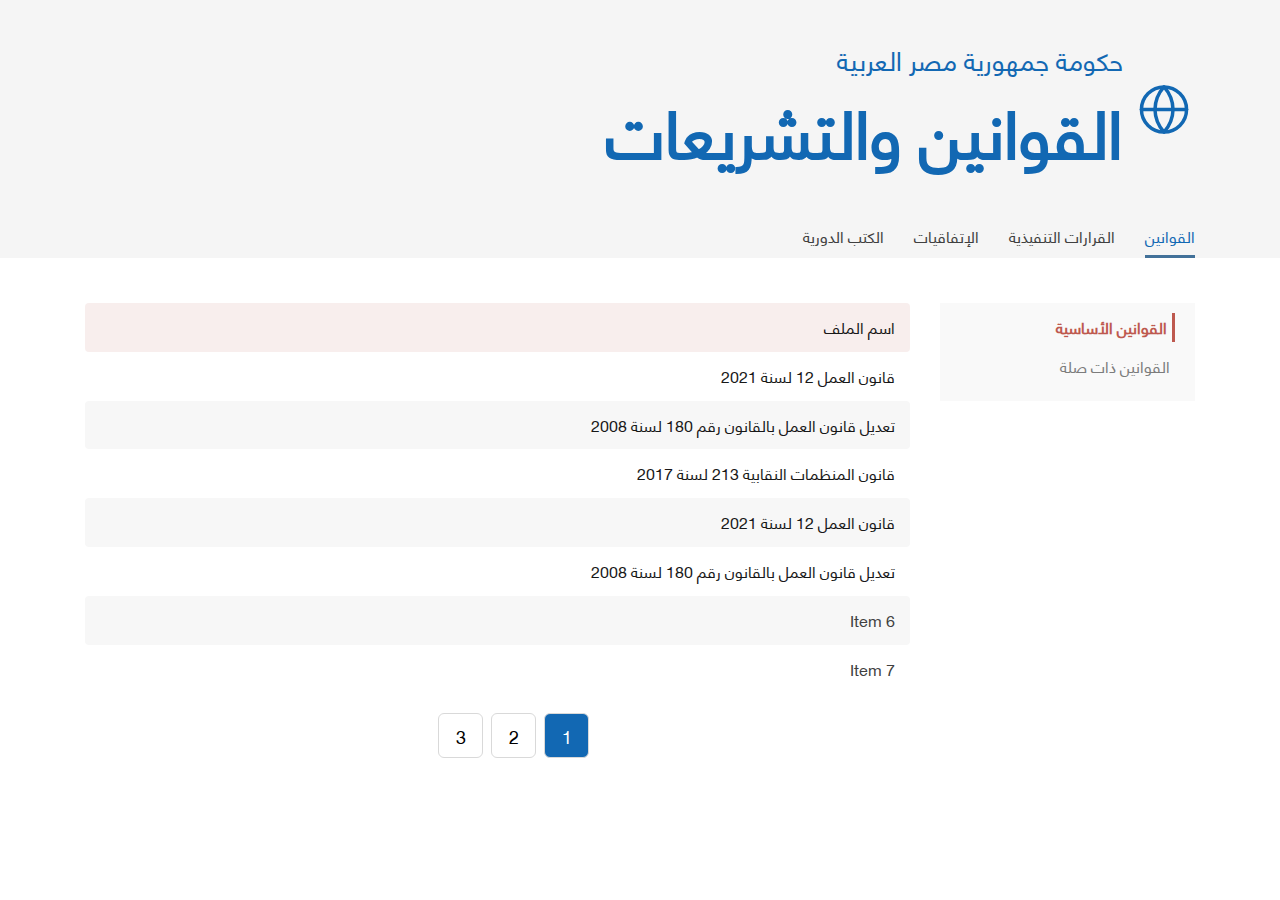
<file: laws.html>
<!DOCTYPE html>
<html lang="en">

<head>
    <meta charset="UTF-8">
    <meta http-equiv="X-UA-Compatible" content="IE=edge">
    <meta name="viewport" content="width=device-width, initial-scale=1.0">
    <meta name="description" content="">
    <title>MMP</title>
    <link rel="stylesheet" href="assets/css/slick.css">
    <link rel="stylesheet" href="assets/css/slick-theme.css">
    <link rel="stylesheet" href="assets/css/fontawesome-all.min.css">
    <link rel="stylesheet" href="assets/css/font-awesome.min.css">
    <link rel="stylesheet" href="assets/fonts/icomoon/style.css">
    <link rel="stylesheet" href="assets/css/themify-icons.css">
    <link rel="stylesheet" href="assets/css/bootstrap.min.css">
    <link rel="stylesheet" href="assets/css/animate.css">
    <link rel="stylesheet" href="assets/css/normalize.css">
    <link rel="stylesheet" href="assets/css/flaticon.css">
    <link rel="stylesheet" href="assets/css/style.css">
</head>

<body>
    <section class="laws">
        <div class="container">
            <div class="row">
                <div class="col-12">
                    <div class="laws-header">
                        <div class="laws-header_top">
                            <div>
                                <svg width="62" height="62" viewBox="0 0 62 63" fill="none"
                                    xmlns="http://www.w3.org/2000/svg">
                                    <path
                                        d="M30.9998 57.3332C45.2672 57.3332 56.8332 45.7672 56.8332 31.4998C56.8332 17.2325 45.2672 5.6665 30.9998 5.6665C16.7325 5.6665 5.1665 17.2325 5.1665 31.4998C5.1665 45.7672 16.7325 57.3332 30.9998 57.3332Z"
                                        stroke="#1268B3" stroke-width="4" stroke-linecap="round"
                                        stroke-linejoin="round" />
                                    <path d="M5.1665 31.5H56.8332" stroke="#1268B3" stroke-width="4"
                                        stroke-linecap="round" stroke-linejoin="round" />
                                    <path
                                        d="M30.9998 5.6665C37.4615 12.7406 41.1336 21.9209 41.3332 31.4998C41.1336 41.0788 37.4615 50.2591 30.9998 57.3332C24.5382 50.2591 20.8661 41.0788 20.6665 31.4998C20.8661 21.9209 24.5382 12.7406 30.9998 5.6665V5.6665Z"
                                        stroke="#1268B3" stroke-width="4" stroke-linecap="round"
                                        stroke-linejoin="round" />
                                </svg>
                            </div>
                            <div>
                                <a href="#">حكومة جمهورية مصر العربية</a>
                                <span>القوانين والتشريعات</span>
                            </div>
                        </div>
                    </div>
                </div>
            </div>
        </div>
    </section>

    <section class="laws-items">
        <div class="container">
            <div class="row">
                <div class="col-12">
                    <div class="large-tab">
                        <ul class="tabs">
                            <li class="active">القوانين</li>
                            <li>القرارات التنفيذية</li>
                            <li>الإتفاقيات</li>
                            <li>الكتب الدورية</li>
                        </ul>
                        <div class="panes">
                            <div class="pane">
                                <div class="laws--section">
                                    <div class="row">
                                        <div class="col-12">
                                            <div class="row">
                                                <div class="col-md-3 col-sm-5 col-xs-4">
                                                    <div class="mainServices-section">
                                                        <div class="mainServices-section__tabs">
                                                            <div class="active">
                                                                <span>القوانين الأساسية</span>
                                                            </div>
                                                            <div>
                                                                <span>القوانين ذات صلة</span>
                                                            </div>
                                                        </div>
                                                    </div>
                                                </div>
                                                <div class="col-md-9 col-sm-7 col-xs-8">
                                                    <div class="sub-section">
                                                        <div class="sub-section__line">
                                                            <div class="bodyLine">
                                                                <div class="content-lawss">
                                                                    <div class="file-name">
                                                                        <span>اسم الملف</span>
                                                                    </div>
                                                                    <div>
                                                                        <div class="laws-name" id="paginated-list" aria-live="polite">
                                                                            <div>
                                                                                <span>قانون العمل 12 لسنة 2021</span>
                                                                            </div>
                                                                            <div>
                                                                                <span>تعديل قانون العمل بالقانون رقم 180 لسنة 2008</span>
                                                                            </div>
                                                                            <div>
                                                                                <span>قانون المنظمات النقابية 213 لسنة 2017</span>
                                                                            </div>
                                                                            <div>
                                                                                <span>قانون العمل 12 لسنة 2021</span>
                                                                            </div>
                                                                            <div>
                                                                                <span>تعديل قانون العمل بالقانون رقم 180 لسنة 2008</span>
                                                                            </div>
                                                                            <div>Item 6</div>
                                                                            <div>Item 7</div>
                                                                            <div>Item 8</div>
                                                                            <div>Item 9</div>
                                                                            <div>Item 10</div>
                                                                            <div>Item 11</div>
                                                                            <div>Item 12</div>
                                                                            <div>Item 13</div>
                                                                            <div>Item 14</div>
                                                                            <div>Item 15</div>

                                                                          </div>
                                                                        
                                                                          <div class="pagination-container">
                                                                            <div id="pagination-numbers"></div>
                                                                          </div>
                                                                    </div>
                                                                </div>
                                                            </div>
                                                            <div class="bodyLine">
                                                                teest-22
                                                            </div>
                                                        </div>
                                                        <div class="clear">
                                                            <!---->
                                                        </div>
                                                    </div>
                                                </div>
                                            </div>
                                        </div>
                                    </div>
                                </div>
                            </div>
                            <div class="pane">
                                <div class="laws-tab">
                                    <div class="row">
                                        <div class="col-12">
                                            <div class="row">
                                                <div class="col-md-3 col-sm-5 col-xs-4">
                                                    <div class="mainLaws">
                                                        <div class="mainLaws-tabs">
                                                            <div class="active">
                                                                <span>قرارات رئيس الجمهورية</span>
                                                            </div>
                                                            <div>
                                                                <span>قرارات رئيس الوزاراء</span>
                                                            </div>
                                                            <div>
                                                                <span>قرارات وزارية</span>
                                                            </div>
                                                        </div>
                                                    </div>
                                                </div>
                                                <div class="col-md-9 col-sm-7 col-xs-8">
                                                    <div class="sub-laws">
                                                        <div class="sub-laws__line">
                                                            <div class="bodyLine">
                                                                <div class="content-lawss">
                                                                    <div class="file-name">
                                                                        <span>اسم الملف</span>
                                                                    </div>
                                                                    <div class="laws-name">
                                                                        <div>
                                                                            <span>قانون العمل 12 لسنة 2021</span>
                                                                        </div>
                                                                        <div>
                                                                            <span>تعديل قانون العمل بالقانون رقم 180 لسنة 2008</span>
                                                                        </div>
                                                                        <div>
                                                                            <span>قانون المنظمات النقابية 213 لسنة 2017</span>
                                                                        </div>
                                                                        <div>
                                                                            <span>إجراءات شهادة تحت الاشراف الصحى</span>
                                                                        </div>
                                                                    </div>
                                                                </div>
                                                            </div>
                                                            <div class="bodyLine">
                                                                test-laws-1
                                                            </div>
                                                        </div>
                                                        <div class="clear">
                                                            <!---->
                                                        </div>
                                                    </div>
                                                </div>
                                            </div>
                                        </div>
                                    </div>
                                </div>
                            </div>
                            <div class="pane">
                                test-3
                            </div>
                            <div class="pane">
                                test-4
                            </div>
                        </div>
                        <div class="clear">
                            <!---->
                        </div>
                    </div>
                </div>
            </div>
        </div>
    </section>

    <script src="assets/js/jquery-3.3.1.min.js"></script>
    <script src="assets/js/wow.min.js"></script>
    <script src="assets/js/slick.min.js"></script>
    <script>
        new WOW().init();
    </script>
    <script src="assets/js/bootstrap.min.js"></script>
    <script src="assets/js/jquery.sticky.js"></script>
    <script src="assets/js/tether.min.js"></script>
    <script src="assets/js/main.js"></script>
</body>

</html>
</file>
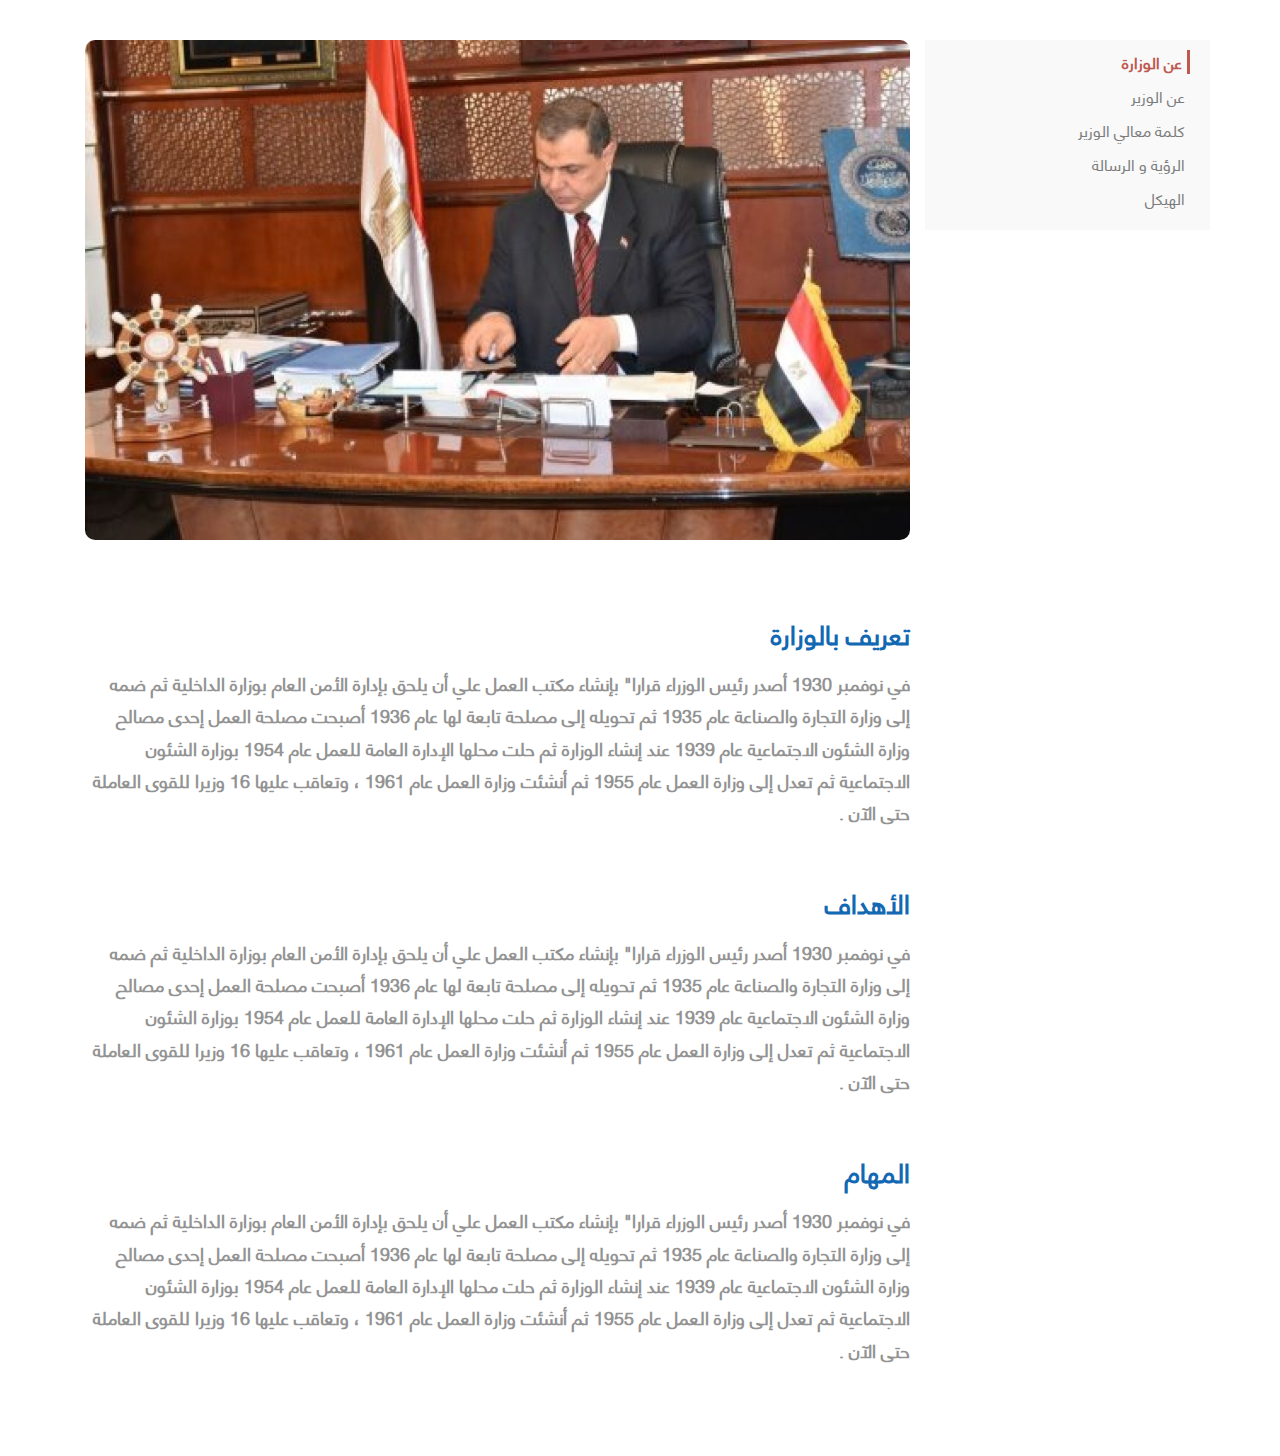
<file: ministry-1.html>
<!DOCTYPE html>
<html lang="en">

<head>
    <meta charset="UTF-8">
    <meta http-equiv="X-UA-Compatible" content="IE=edge">
    <meta name="viewport" content="width=device-width, initial-scale=1.0">
    <meta name="description" content="">
    <title>MMP</title>
    <link rel="stylesheet" href="assets/css/slick.css">
    <link rel="stylesheet" href="assets/css/slick-theme.css">
    <link rel="stylesheet" href="assets/css/fontawesome-all.min.css">
    <link rel="stylesheet" href="assets/css/font-awesome.min.css">
    <link rel="stylesheet" href="assets/fonts/icomoon/style.css">
    <link rel="stylesheet" href="assets/css/themify-icons.css">
    <link rel="stylesheet" href="assets/css/bootstrap.min.css">
    <link rel="stylesheet" href="assets/css/animate.css">
    <link rel="stylesheet" href="assets/css/normalize.css">
    <link rel="stylesheet" href="assets/css/flaticon.css">
    <link rel="stylesheet" href="assets/css/style.css">
</head>

<body>
    <div class="ministry-definition">
        <div class="container">
            <div class="row">
                <div class="col-12">
                    <div class="row">
                        <div class="col-xs-4 col-sm-5 col-md-3 paddingItem">
                            <div class="properties">
                                <div class="mainDefinition-tabs">
                                    <div class="active">
                                        <span>عن الوزارة</span>
                                    </div>
                                    <div>
                                        <span>عن الوزير</span>
                                    </div>
                                    <div>
                                        <span>كلمة معالي الوزير</span>
                                    </div>
                                    <div>
                                        <span>الرؤية و الرسالة</span>
                                    </div>
                                    <div>
                                        <span>الهيكل</span>
                                    </div>
                                </div>
                            </div>
                        </div>
                        <div class="col-xs-8 col-sm-7 col-md-9">
                            <div class="sub-properties">
                                <div class="sub-definition__line">
                                    <div class="bodyLine">
                                        <div class="body-definition">
                                            <div class="img img-height">
                                                <img src="img/3.jpeg">
                                            </div>
                                            <div class="content-body">
                                                <div>
                                                    <p>تعريف بالوزارة</p>
                                                    <p>
                                                        في نوفمبر 1930 أصدر رئيس الوزراء قرارا" بإنشاء مكتب العمل علي أن
                                                        يلحق بإدارة الأمن العام بوزارة الداخلية ثم ضمه إلى وزارة التجارة
                                                        والصناعة عام 1935 ثم تحويله إلى مصلحة تابعة لها عام 1936 أصبحت
                                                        مصلحة العمل إحدى مصالح وزارة الشئون الاجتماعية عام 1939 عند
                                                        إنشاء الوزارة ثم حلت محلها الإدارة العامة للعمل عام 1954 بوزارة
                                                        الشئون الاجتماعية ثم تعدل إلى وزارة العمل عام 1955 ثم أنشئت
                                                        وزارة العمل عام 1961 ، وتعاقب عليها 16 وزيرا للقوى العاملة حتى
                                                        الآن .
                                                    </p>
                                                </div>
                                                <div>
                                                    <p>الأهداف</p>
                                                    <p>
                                                        في نوفمبر 1930 أصدر رئيس الوزراء قرارا" بإنشاء مكتب العمل علي أن
                                                        يلحق بإدارة الأمن العام بوزارة الداخلية ثم ضمه إلى وزارة التجارة
                                                        والصناعة عام 1935 ثم تحويله إلى مصلحة تابعة لها عام 1936 أصبحت
                                                        مصلحة العمل إحدى مصالح وزارة الشئون الاجتماعية عام 1939 عند
                                                        إنشاء الوزارة ثم حلت محلها الإدارة العامة للعمل عام 1954 بوزارة
                                                        الشئون الاجتماعية ثم تعدل إلى وزارة العمل عام 1955 ثم أنشئت
                                                        وزارة العمل عام 1961 ، وتعاقب عليها 16 وزيرا للقوى العاملة حتى
                                                        الآن .
                                                    </p>
                                                </div>
                                                <div>
                                                    <p>المهام</p>
                                                    <p>
                                                        في نوفمبر 1930 أصدر رئيس الوزراء قرارا" بإنشاء مكتب العمل علي أن
                                                        يلحق بإدارة الأمن العام بوزارة الداخلية ثم ضمه إلى وزارة التجارة
                                                        والصناعة عام 1935 ثم تحويله إلى مصلحة تابعة لها عام 1936 أصبحت
                                                        مصلحة العمل إحدى مصالح وزارة الشئون الاجتماعية عام 1939 عند
                                                        إنشاء الوزارة ثم حلت محلها الإدارة العامة للعمل عام 1954 بوزارة
                                                        الشئون الاجتماعية ثم تعدل إلى وزارة العمل عام 1955 ثم أنشئت
                                                        وزارة العمل عام 1961 ، وتعاقب عليها 16 وزيرا للقوى العاملة حتى
                                                        الآن .
                                                    </p>
                                                </div>
                                            </div>
                                        </div>
                                    </div>
                                    <div class="bodyLine">
                                        ggg
                                    </div>
                                    <div class="bodyLine">
                                        test-3
                                    </div>
                                    <div class="bodyLine">
                                        test-4
                                    </div>
                                    <div class="bodyLine">
                                        test-5
                                    </div>
                                </div>
                                <div class="clear">
                                    <!---->
                                </div>
                            </div>
                        </div>
                    </div>
                </div>
            </div>
        </div>
    </div>

    <script src="assets/js/jquery-3.3.1.min.js"></script>
    <script src="assets/js/wow.min.js"></script>
    <script src="assets/js/slick.min.js"></script>
    <script>
        new WOW().init();
    </script>
    <script src="assets/js/bootstrap.min.js"></script>
    <script src="assets/js/jquery.sticky.js"></script>
    <script src="assets/js/tether.min.js"></script>
    <script src="assets/js/main.js"></script>
</body>

</html>
</file>
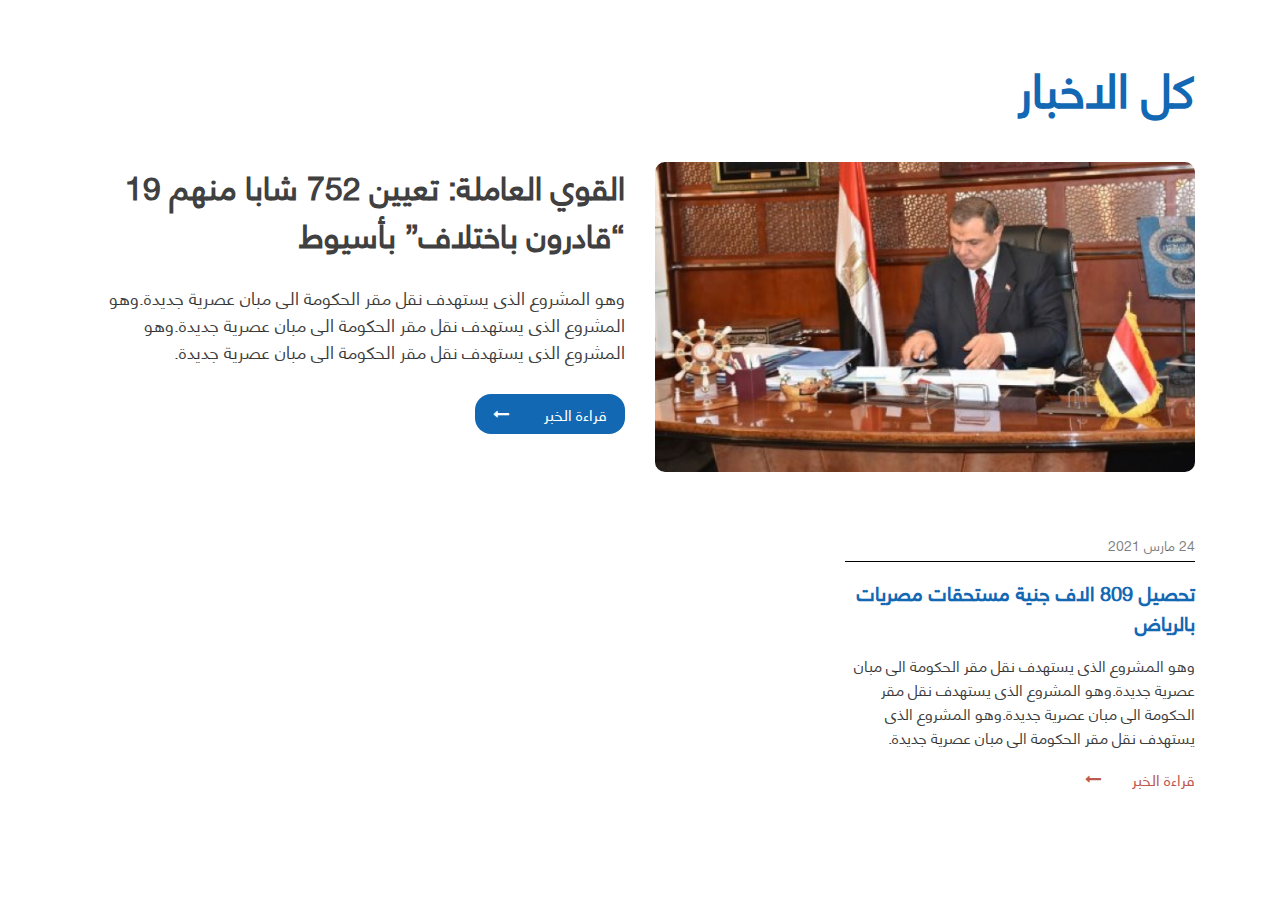
<file: news-list.html>
<!DOCTYPE html>
<html lang="en">

<head>
    <meta charset="UTF-8">
    <meta http-equiv="X-UA-Compatible" content="IE=edge">
    <meta name="viewport" content="width=device-width, initial-scale=1.0">
    <meta name="description" content="">
    <title>MMP</title>
    <link rel="stylesheet" href="assets/css/slick.css">
    <link rel="stylesheet" href="assets/css/slick-theme.css">
    <link rel="stylesheet" href="assets/css/fontawesome-all.min.css">
    <link rel="stylesheet" href="assets/css/font-awesome.min.css">
    <link rel="stylesheet" href="assets/fonts/icomoon/style.css">
    <link rel="stylesheet" href="assets/css/themify-icons.css">
    <link rel="stylesheet" href="assets/css/bootstrap.min.css">
    <link rel="stylesheet" href="assets/css/animate.css">
    <link rel="stylesheet" href="assets/css/normalize.css">
    <link rel="stylesheet" href="assets/css/flaticon.css">
    <link rel="stylesheet" href="assets/css/style.css">
</head>

<body>

    <section class="news-list">
        <div class="container">
            <div class="row">
                <div class="col-12">
                    <div class="title">
                        <p>كل الاخبار</p>
                    </div>
                </div>
            </div>
            <div class="news-list_top">
                <div class="row">
                    <div class="col-md-6">
                        <div class="image">
                            <img src="img/3.jpeg">
                        </div>
                    </div>
                    <div class="col-md-6">
                        <div class="news-top_details">
                            <p>
                                القوي العاملة: تعيين 752 شابا منهم 19 “قادرون باختلاف” بأسيوط
                            </p>
                            <p>
                                وهو المشروع الذى يستهدف نقل مقر الحكومة الى مبان عصرية جديدة.وهو المشروع الذى يستهدف نقل
                                مقر الحكومة الى مبان عصرية جديدة.وهو المشروع الذى يستهدف نقل مقر الحكومة الى مبان عصرية
                                جديدة.
                            </p>
                            <a>
                                <span>قراءة الخبر</span>
                                <i class="fa fa-long-arrow-left" aria-hidden="true"></i>
                            </a>
                        </div>
                    </div>
                </div>
            </div>
            <div class="news-list_bottom">
                <div class="row">
                    <div class="col-sm-6 col-md-4">
                        <div class="news-bottom_date">
                            <span>24 مارس 2021</span>
                        </div>
                        <div class="news-bottom_details">
                            <p>
                                تحصيل 809 الاف جنية مستحقات مصريات بالرياض
                            </p>
                            <p>
                                وهو المشروع الذى يستهدف نقل مقر الحكومة الى مبان عصرية جديدة.وهو المشروع الذى يستهدف نقل
                                مقر الحكومة الى مبان عصرية جديدة.وهو المشروع الذى يستهدف نقل مقر الحكومة الى مبان عصرية
                                جديدة.
                            </p>
                            <a>
                                <span>قراءة الخبر</span>
                                <i class="fa fa-long-arrow-left" aria-hidden="true"></i>
                            </a>
                        </div>
                    </div>
                </div>
            </div>
        </div>
    </section>

    <script src="assets/js/jquery-3.3.1.min.js"></script>
    <script src="assets/js/wow.min.js"></script>
    <script src="assets/js/slick.min.js"></script>
    <script>
        new WOW().init();
    </script>
    <script src="assets/js/bootstrap.min.js"></script>
    <script src="assets/js/jquery.sticky.js"></script>
    <script src="assets/js/tether.min.js"></script>
    <script src="assets/js/main.js"></script>
</body>

</html>
</file>
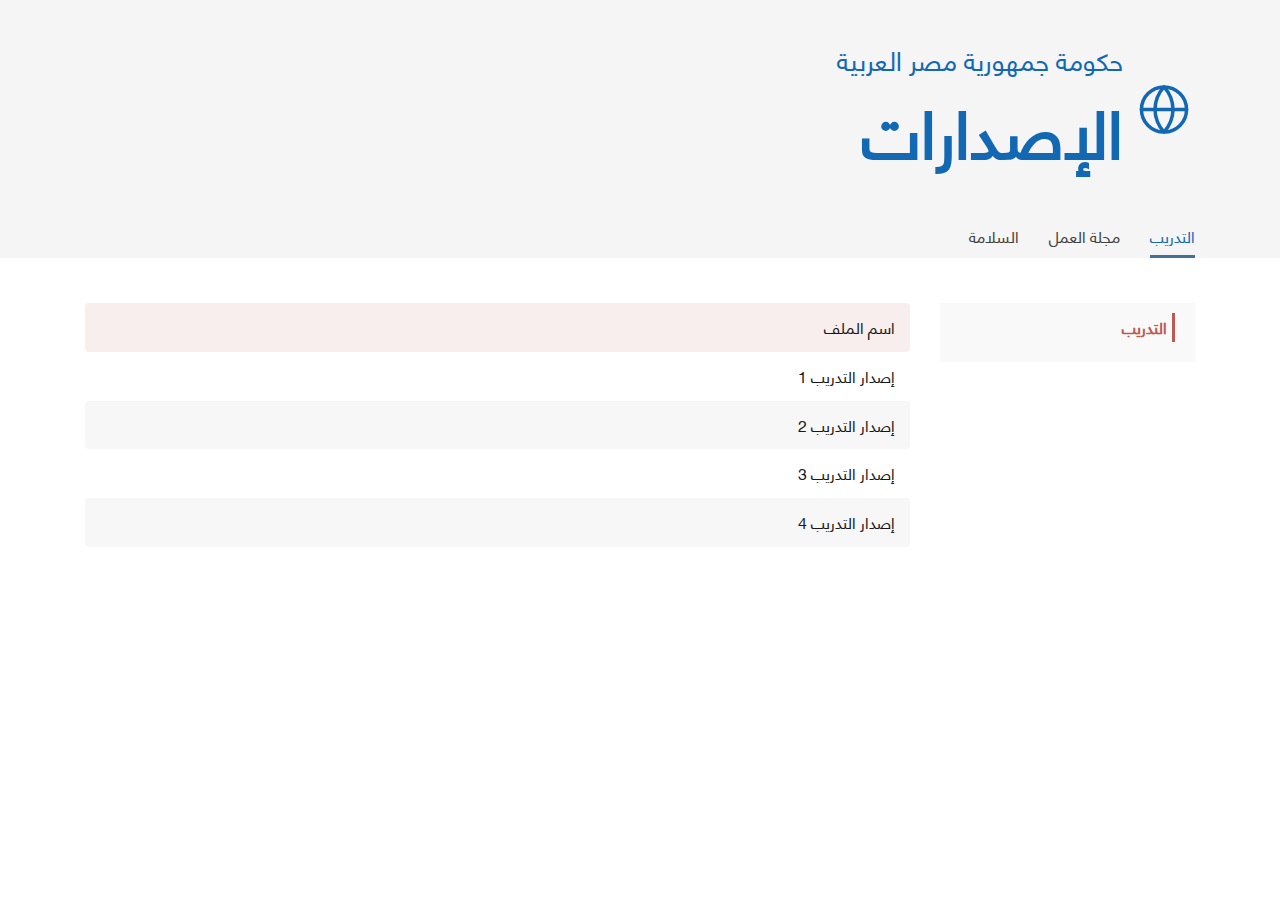
<file: release.html>
<!DOCTYPE html>
<html lang="en">

<head>
    <meta charset="UTF-8">
    <meta http-equiv="X-UA-Compatible" content="IE=edge">
    <meta name="viewport" content="width=device-width, initial-scale=1.0">
    <meta name="description" content="">
    <title>MMP</title>
    <link rel="stylesheet" href="assets/css/slick.css">
    <link rel="stylesheet" href="assets/css/slick-theme.css">
    <link rel="stylesheet" href="assets/css/fontawesome-all.min.css">
    <link rel="stylesheet" href="assets/css/font-awesome.min.css">
    <link rel="stylesheet" href="assets/fonts/icomoon/style.css">
    <link rel="stylesheet" href="assets/css/themify-icons.css">
    <link rel="stylesheet" href="assets/css/bootstrap.min.css">
    <link rel="stylesheet" href="assets/css/animate.css">
    <link rel="stylesheet" href="assets/css/normalize.css">
    <link rel="stylesheet" href="assets/css/flaticon.css">
    <link rel="stylesheet" href="assets/css/style.css">
</head>

<body>
    <section class="release">
        <div class="container">
            <div class="row">
                <div class="col-12">
                    <div class="release-header">
                        <div class="release-header_top">
                            <div>
                                <svg width="62" height="62" viewBox="0 0 62 63" fill="none"
                                    xmlns="http://www.w3.org/2000/svg">
                                    <path
                                        d="M30.9998 57.3332C45.2672 57.3332 56.8332 45.7672 56.8332 31.4998C56.8332 17.2325 45.2672 5.6665 30.9998 5.6665C16.7325 5.6665 5.1665 17.2325 5.1665 31.4998C5.1665 45.7672 16.7325 57.3332 30.9998 57.3332Z"
                                        stroke="#1268B3" stroke-width="4" stroke-linecap="round"
                                        stroke-linejoin="round" />
                                    <path d="M5.1665 31.5H56.8332" stroke="#1268B3" stroke-width="4"
                                        stroke-linecap="round" stroke-linejoin="round" />
                                    <path
                                        d="M30.9998 5.6665C37.4615 12.7406 41.1336 21.9209 41.3332 31.4998C41.1336 41.0788 37.4615 50.2591 30.9998 57.3332C24.5382 50.2591 20.8661 41.0788 20.6665 31.4998C20.8661 21.9209 24.5382 12.7406 30.9998 5.6665V5.6665Z"
                                        stroke="#1268B3" stroke-width="4" stroke-linecap="round"
                                        stroke-linejoin="round" />
                                </svg>
                            </div>
                            <div>
                                <a href="#">حكومة جمهورية مصر العربية</a>
                                <span>الإصدارات</span>
                            </div>
                        </div>
                    </div>
                </div>
            </div>
        </div>
    </section>

    <section class="release-items">
        <div class="container">
            <div class="row">
                <div class="col-12">
                    <div class="large-tab">
                        <ul class="tabs">
                            <li class="active">التدريب</li>
                            <li>مجلة العمل</li>
                            <li>السلامة</li>
                        </ul>
                        <div class="panes">
                            <div class="pane">
                                <div class="release--section">
                                    <div class="row">
                                        <div class="col-12">
                                            <div class="row">
                                                <div class="col-md-3 col-sm-5 col-xs-4">
                                                    <div class="mainServices-section">
                                                        <div class="mainServices-section__tabs">
                                                            <div class="active">
                                                                <span>التدريب</span>
                                                            </div>
                                                        </div>
                                                    </div>
                                                </div>
                                                <div class="col-md-9 col-sm-7 col-xs-8">
                                                    <div class="sub-section">
                                                        <div class="sub-section__line">
                                                            <div class="bodyLine">
                                                                <div class="content-releases">
                                                                    <div class="file-name">
                                                                        <span>اسم الملف</span>
                                                                    </div>
                                                                    <div class="release-name">
                                                                        <div>
                                                                            <span>إصدار التدريب 1</span>
                                                                        </div>
                                                                        <div>
                                                                            <span>إصدار التدريب 2</span>
                                                                        </div>
                                                                        <div>
                                                                            <span>إصدار التدريب 3</span>
                                                                        </div>
                                                                        <div>
                                                                            <span>إصدار التدريب 4</span>
                                                                        </div>
                                                                    </div>
                                                                </div>
                                                            </div>
                                                        </div>
                                                        <div class="clear">
                                                            <!---->
                                                        </div>
                                                    </div>
                                                </div>
                                            </div>
                                        </div>
                                    </div>
                                </div>
                            </div>
                            <div class="pane">
                                test-2-2
                            </div>
                            <div class="pane">
                                test-3
                            </div>
                        </div>
                        <div class="clear">
                            <!---->
                        </div>
                    </div>
                </div>
            </div>
        </div>
    </section>

    <script src="assets/js/jquery-3.3.1.min.js"></script>
    <script src="assets/js/wow.min.js"></script>
    <script src="assets/js/slick.min.js"></script>
    <script>
        new WOW().init();
    </script>
    <script src="assets/js/bootstrap.min.js"></script>
    <script src="assets/js/jquery.sticky.js"></script>
    <script src="assets/js/tether.min.js"></script>
    <script src="assets/js/main.js"></script>
</body>

</html>
</file>
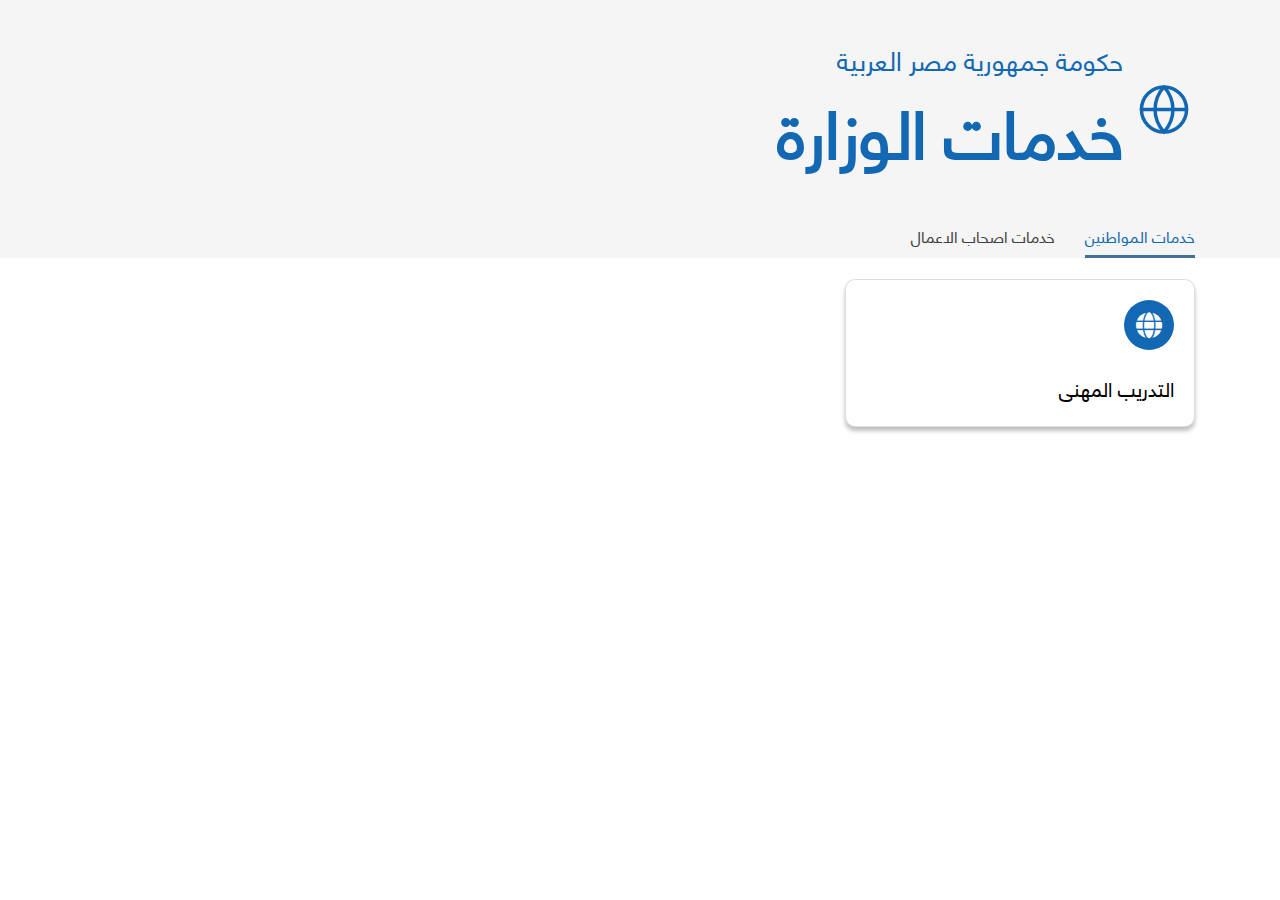
<file: services.html>
<!DOCTYPE html>
<html lang="en">

<head>
    <meta charset="UTF-8">
    <meta http-equiv="X-UA-Compatible" content="IE=edge">
    <meta name="viewport" content="width=device-width, initial-scale=1.0">
    <meta name="description" content="">
    <title>MMP</title>
    <link rel="stylesheet" href="assets/css/slick.css">
    <link rel="stylesheet" href="assets/css/slick-theme.css">
    <link rel="stylesheet" href="assets/css/fontawesome-all.min.css">
    <link rel="stylesheet" href="assets/css/font-awesome.min.css">
    <link rel="stylesheet" href="assets/fonts/icomoon/style.css">
    <link rel="stylesheet" href="assets/css/themify-icons.css">
    <link rel="stylesheet" href="assets/css/bootstrap.min.css">
    <link rel="stylesheet" href="assets/css/animate.css">
    <link rel="stylesheet" href="assets/css/normalize.css">
    <link rel="stylesheet" href="assets/css/flaticon.css">
    <link rel="stylesheet" href="assets/css/style.css">
</head>

<body>
    <section class="services">
        <div class="container">
            <div class="row">
                <div class="col-12">
                    <div class="services-header">
                        <div class="services-header_top">
                            <div>
                                <svg width="62" height="62" viewBox="0 0 62 63" fill="none"
                                    xmlns="http://www.w3.org/2000/svg">
                                    <path
                                        d="M30.9998 57.3332C45.2672 57.3332 56.8332 45.7672 56.8332 31.4998C56.8332 17.2325 45.2672 5.6665 30.9998 5.6665C16.7325 5.6665 5.1665 17.2325 5.1665 31.4998C5.1665 45.7672 16.7325 57.3332 30.9998 57.3332Z"
                                        stroke="#1268B3" stroke-width="4" stroke-linecap="round"
                                        stroke-linejoin="round" />
                                    <path d="M5.1665 31.5H56.8332" stroke="#1268B3" stroke-width="4"
                                        stroke-linecap="round" stroke-linejoin="round" />
                                    <path
                                        d="M30.9998 5.6665C37.4615 12.7406 41.1336 21.9209 41.3332 31.4998C41.1336 41.0788 37.4615 50.2591 30.9998 57.3332C24.5382 50.2591 20.8661 41.0788 20.6665 31.4998C20.8661 21.9209 24.5382 12.7406 30.9998 5.6665V5.6665Z"
                                        stroke="#1268B3" stroke-width="4" stroke-linecap="round"
                                        stroke-linejoin="round" />
                                </svg>
                            </div>
                            <div>
                                <a href="#">حكومة جمهورية مصر العربية</a>
                                <span>خدمات الوزارة</span>
                            </div>
                        </div>
                    </div>
                </div>
            </div>
        </div>
    </section>

    <section class="services-items">
        <div class="container">
            <div class="row">
                <div class="col-12">
                    <div class="large-tab">
                        <ul class="tabs">
                            <li class="active">خدمات المواطنين</li>
                            <li>خدمات اصحاب الاعمال</li>
                        </ul>
                        <div class="panes">
                            <div class="pane people-services">
                                <div>
                                    <div class="row">
                                        <div class="col-md-4">
                                            <div class="card">
                                                <a class="card-body" href="#">
                                                    <div><i class="fa-solid fa-globe"></i></div>
                                                    <div>التدريب المهنى</div>
                                                </a>
                                            </div>
                                        </div>
                                    </div>
                                </div>
                            </div>
                            <div class="pane">
                                <div class="services--section">
                                    <div class="row">
                                        <div class="col-12">
                                            <div class="row">
                                                <div class="col-xs-4 col-sm-5 col-md-3">
                                                    <div class="mainServices-section">
                                                        <div class="mainServices-section__tabs">
                                                            <div class="active">
                                                                <span>خدمة التدرج المهني</span>
                                                            </div>
                                                            <div>
                                                                <span>خدمة التنشئة المهنية</span>
                                                            </div>
                                                            <div>
                                                                <span>التدريب التحويلي</span>
                                                            </div>
                                                            <div>
                                                                <span>قياس مستوي المهارة</span>
                                                            </div>
                                                            <div>
                                                                <span>خدمة التعلم عن بعد</span>
                                                            </div>
                                                        </div>
                                                    </div>
                                                </div>
                                                <div class="col-xs-8 col-sm-7 col-md-9">
                                                    <div class="sub-section">
                                                        <div class="sub-section__line">
                                                            <div class="bodyLine">
                                                                <p class="title">خدمة التدرج المهني</p>
                                                                <div class="content">
                                                                    <div>
                                                                        <p class="header">تعريف الخدمة</p>
                                                                        <p class="sub">
                                                                            إلحاق المتدرج في المرحلة العمرية ( 14 – 18
                                                                            سنة ) لدي أصحاب الأعمال بغرض تعلم مهنة ما
                                                                            خلال فترة زمنية محدد وفقاً لإتفاق يُبرم بين
                                                                            العامل أو ولي أمره وصاحب العمل لهذا الغرض
                                                                            مدة التدريب من سنة الى ثلاث سنوات ، ويحظر
                                                                            إلحاقه لتعليم المهن المحظور تشغيل الأطفال
                                                                            بها طبقاً للقرارات الوزارية الصادرة في هذا
                                                                            الشأن .
                                                                        </p>
                                                                    </div>
                                                                    <div>
                                                                        <p class="header">متطلبات الخدمة</p>
                                                                        <p class="sub">
                                                                            <ol>
                                                                                <li>صوره شهادة الميلاد للمتدرج ( الأصل للإطلاع )</li>
                                                                                <li>صوره بطاقة تحقيق الشخصية أن وجدت ( الأصل للإطلاع )</li>
                                                                                <li>صورة شهادة القيد من مكتب التشغيل المختص ( الأصل للإطلاع )</li>
                                                                                <li>عدد 2 صوره شخصيه حديثه للمتدرج تلصق أحداهما على الطلب المعد لذلك </li>
                                                                                <li>صوره بطاقة تحقيق الشخصية لولى الأمر ( الأصل للإطلاع )</li>
                                                                                <li>صوره شهادة محو الأمية ( الأصل للإطلاع) أو إجادة القراءة والكتابة </li>
                                                                            </ol>
                                                                        </p>
                                                                    </div>
                                                                    <div>
                                                                        <p class="header">اجراءات الخدمة</p>
                                                                        <p class="sub">
                                                                            <ol>
                                                                                <li>يُحرر إتفاق التدرج المهني من 3 نسخ طبقاً للنموذج المتاح لدي مكتب العمل المختص ويعتمد منه وتسلم نسخة منه إلى المتدرج أو ولي أمره ونسخة لصاحب العمل وتحفظ نسخة بمكتب العمل المختص </li>
                                                                                <li>تتم متابعة الاطفال المتدرجين مرة كل شهر للتاكد من جدية التدريب وعدم استغلال اصحاب الاعمال اثناء التدريب.</li>
                                                                                <li>يتم مراعاة مواد قانون العمل والقرارات الوزارية الصادرة والمنظمة لظروف العمل وشروط واحوال الاطفال المتدرجين.</li>
                                                                            </ol>
                                                                        </p>
                                                                    </div>
                                                                </div>
                                                            </div>
                                                            <div class="bodyLine">
                                                                ggg
                                                            </div>
                                                            <div class="bodyLine">
                                                                test-3
                                                            </div>
                                                            <div class="bodyLine">
                                                                test-4
                                                            </div>
                                                            <div class="bodyLine">
                                                                test-5
                                                            </div>
                                                        </div>
                                                        <div class="clear">
                                                            <!---->
                                                        </div>
                                                    </div>
                                                </div>
                                            </div>
                                        </div>
                                    </div>
                                </div>
                            </div>
                        </div>
                        <div class="clear">
                            <!---->
                        </div>
                    </div>
                </div>
            </div>
        </div>
    </section>

    <script src="assets/js/jquery-3.3.1.min.js"></script>
    <script src="assets/js/wow.min.js"></script>
    <script src="assets/js/slick.min.js"></script>
    <script>
        new WOW().init();
    </script>
    <script src="assets/js/bootstrap.min.js"></script>
    <script src="assets/js/jquery.sticky.js"></script>
    <script src="assets/js/tether.min.js"></script>
    <script src="assets/js/main.js"></script>
</body>

</html>
</file>
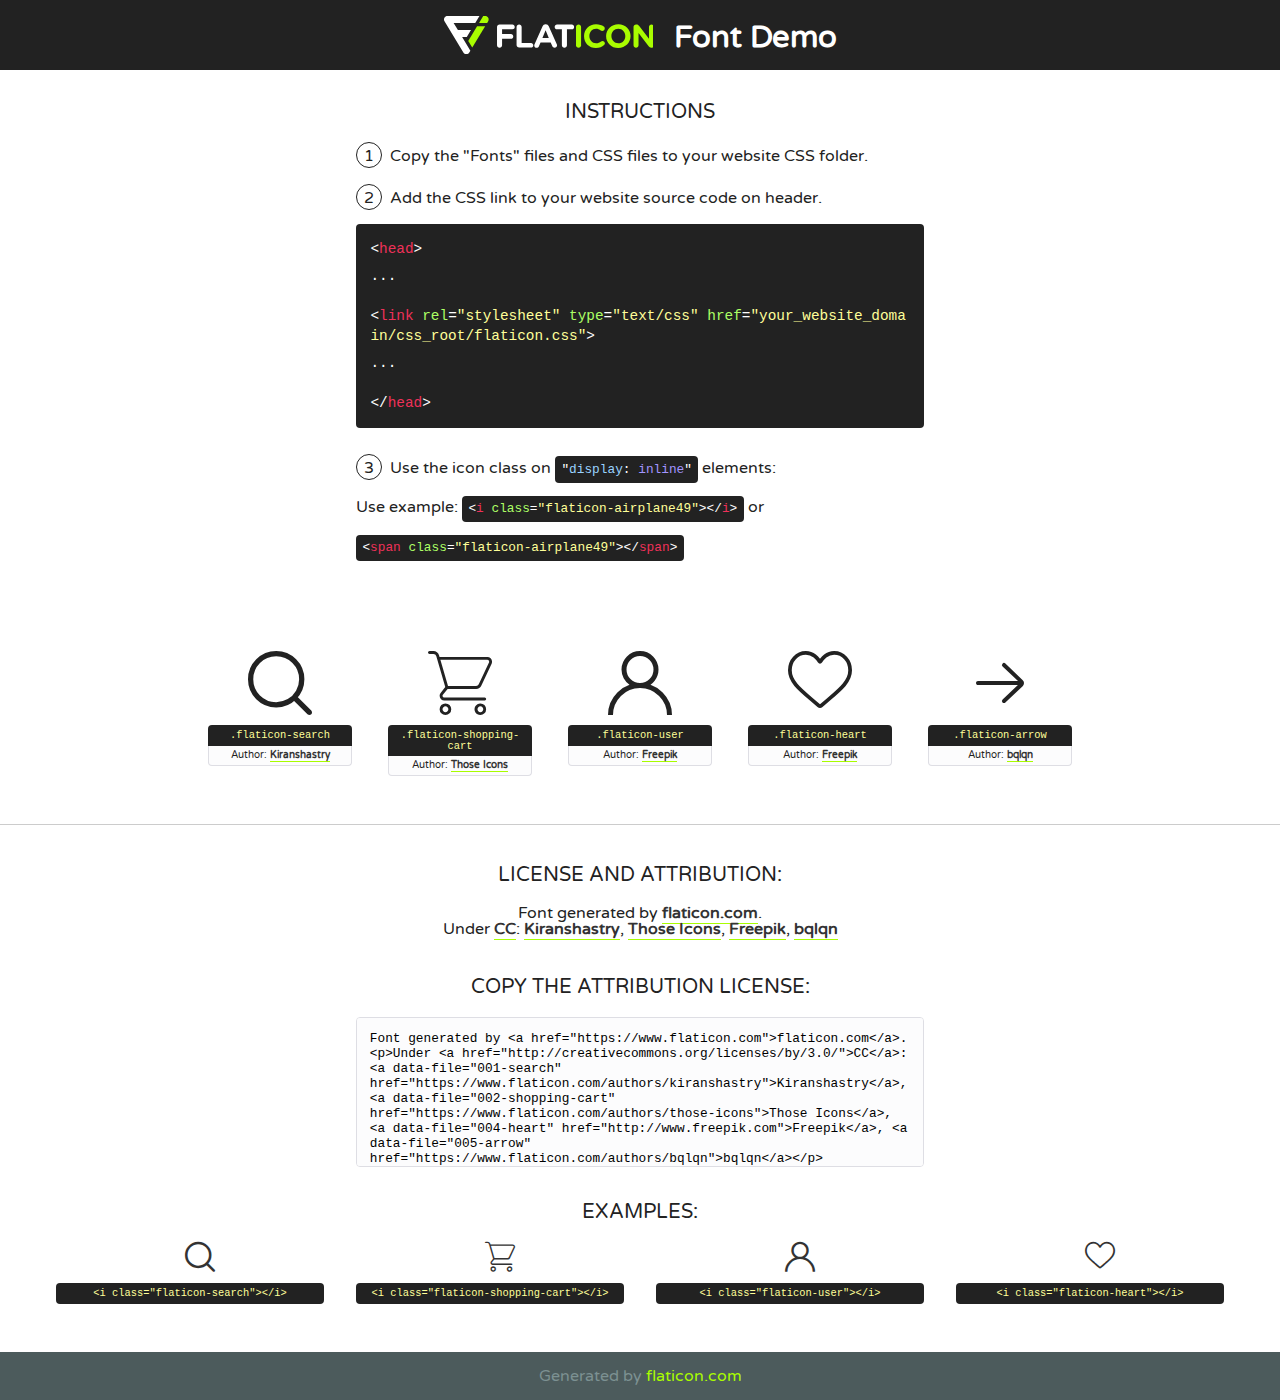
<file: assets/fonts/flaticon.html>
<!DOCTYPE html>
<!--
  Flaticon icon font: Flaticon
  Creation date: 19/04/2020 06:48
-->
<html>
<!DOCTYPE html>
<html>

<head>
    <title>Flaticon WebFont</title>
    <link href="http://fonts.googleapis.com/css?family=Varela+Round" rel="stylesheet" type="text/css" />
    <link rel="stylesheet" type="text/css" href="flaticon.css">
    <meta charset="UTF-8">
    <style>
    html, body, div, span, applet, object, iframe,
    h1, h2, h3, h4, h5, h6, p, blockquote, pre,
    a, abbr, acronym, address, big, cite, code,
    del, dfn, em, img, ins, kbd, q, s, samp,
    small, strike, strong, sub, sup, tt, var,
    b, u, i, center,
    dl, dt, dd, ol, ul, li,
    fieldset, form, label, legend,
    table, caption, tbody, tfoot, thead, tr, th, td,
    article, aside, canvas, details, embed, 
    figure, figcaption, footer, header, hgroup, 
    menu, nav, output, ruby, section, summary,
    time, mark, audio, video {
        margin: 0;
        padding: 0;
        border: 0;
        font-size: 100%;
        font: inherit;
        vertical-align: baseline;
    }
    /* HTML5 display-role reset for older browsers */
    article, aside, details, figcaption, figure, 
    footer, header, hgroup, menu, nav, section {
        display: block;
    }
    body {
        line-height: 1;
    }
    ol, ul {
        list-style: none;
    }
    blockquote, q {
        quotes: none;
    }
    blockquote:before, blockquote:after,
    q:before, q:after {
        content: '';
        content: none;
    }
    table {
        border-collapse: collapse;
        border-spacing: 0;
    }
    body {
        font-family: 'Varela Round', Helvetica, Arial, sans-serif;
        font-size: 16px;
        color: #222;
    }
    a {
        color: #333;
        border-bottom: 1px solid #a9fd00;
        font-weight: bold;
        text-decoration: none;
    }
    * {
        -moz-box-sizing: border-box;
        -webkit-box-sizing: border-box;
        box-sizing: border-box;
        margin: 0;
        padding: 0;
    }
    [class^="flaticon-"]:before, [class*=" flaticon-"]:before, [class^="flaticon-"]:after, [class*=" flaticon-"]:after {
        font-family: Flaticon;
        font-size: 30px;
        font-style: normal;
        margin-left: 20px;
        color: #333;
    }
    .wrapper {
        max-width: 600px;
        margin: auto;
        padding: 0 1em;
    }
    .title {
        font-size: 1.25em;
        text-align: center;
        margin-bottom: 1em;
        text-transform: uppercase;
    }
    header {
        text-align: center;
        background-color: #222;
        color: #fff;
        padding: 1em;
    }
    header .logo {
        width: 210px;
        height: 38px;
        display: inline-block;
        vertical-align: middle;
        margin-right: 1em;
        border: none;
    }
    header strong {
        font-size: 1.95em;
        font-weight: bold;
        vertical-align: middle;
        margin-top: 5px;
        display: inline-block;
    }
    .demo {
        margin: 2em auto;
        line-height: 1.25em;
    }
    .demo ul li {
        margin-bottom: 1em;
    }
    .demo ul li .num {
        color: #222;
        border-radius: 20px;
        display: inline-block;
        width: 26px;
        padding: 3px;
        height: 26px;
        text-align: center;
        margin-right: 0.5em;
        border: 1px solid #222;
    }
    .demo ul li code {
        background-color: #222;
        border-radius: 4px;
        padding: 0.25em 0.5em;
        display: inline-block;
        color: #fff;
        font-family: Consolas,Monaco,Lucida Console,Liberation Mono,DejaVu Sans Mono,Bitstream Vera Sans Mono,Courier New, monospace;
        font-weight: lighter;
        margin-top: 1em;
        font-size: 0.8em;
        word-break: break-all;
    }
    .demo ul li code.big {
        padding: 1em;
        font-size: 0.9em;
    }
    .demo ul li code .red {
        color: #EF3159;
    }
    .demo ul li code .green {
        color: #ACFF65;
    }
    .demo ul li code .yellow {
        color: #FFFF99;
    }
    .demo ul li code .blue {
        color: #99D3FF;
    }
    .demo ul li code .purple {
        color: #A295FF;
    }
    .demo ul li code .dots {
        margin-top: 0.5em;
        display: block;
    }
    #glyphs {
        border-bottom: 1px solid #ccc;
        padding: 2em 0;
        text-align: center;
    }
    .glyph {
        display: inline-block;
        width: 9em;
        margin: 1em;
        text-align: center;
        vertical-align: top;
        background: #FFF;
    }
    .glyph .glyph-icon {
        padding: 10px;
        display: block;
        font-family:"Flaticon";
        font-size: 64px;
        line-height: 1;
    }
    .glyph .glyph-icon:before {
        font-size: 64px;
        color: #222;
        margin-left: 0;
    }
    .class-name {
        font-size: 0.65em;
        background-color: #222;
        color: #fff;
        border-radius: 4px 4px 0 0;
        padding: 0.5em;
        color: #FFFF99;
        font-family: Consolas,Monaco,Lucida Console,Liberation Mono,DejaVu Sans Mono,Bitstream Vera Sans Mono,Courier New, monospace;
    }
    .author-name {
        font-size: 0.6em;
        background-color: #fcfcfd;
        border: 1px solid #DEDEE4;
        border-top: 0;
        border-radius: 0 0 4px 4px;
        padding: 0.5em;
    }
    .class-name:last-child {
        font-size: 10px;
        color:#888;
    }
    .class-name:last-child a {
        font-size: 10px;
        color:#555;
    }
    .class-name:last-child a:hover {
        color:#a9fd00;
    }
    .glyph > input {
        display: block;
        width: 100px;
        margin: 5px auto;
        text-align: center;
        font-size: 12px;
        cursor: text;
    }
    .glyph > input.icon-input {
        font-family:"Flaticon";
        font-size: 16px;
        margin-bottom: 10px;
    }
    .attribution .title {
        margin-top: 2em;
    }
    .attribution textarea {
        background-color: #fcfcfd;
        padding: 1em;
        border: none;
        box-shadow: none;
        border: 1px solid #DEDEE4;
        border-radius: 4px;
        resize: none;
        width: 100%;
        height: 150px;
        font-size: 0.8em;
        font-family: Consolas,Monaco,Lucida Console,Liberation Mono,DejaVu Sans Mono,Bitstream Vera Sans Mono,Courier New, monospace;
        -webkit-appearance: none;
    }
    .iconsuse {
        margin: 2em auto;
        text-align: center;
        max-width: 1200px;
    }
    .iconsuse:after {
        content: '';
        display: table;
        clear: both;
    }
    .iconsuse .image {
        float: left;
        width: 25%;
        padding: 0 1em;
    }
    .iconsuse .image p {
        margin-bottom: 1em;
    }
    .iconsuse .image span {
        display: block;
        font-size: 0.65em;
        background-color: #222;
        color: #fff;
        border-radius: 4px;
        padding: 0.5em;
        color: #FFFF99;
        margin-top: 1em;
        font-family: Consolas,Monaco,Lucida Console,Liberation Mono,DejaVu Sans Mono,Bitstream Vera Sans Mono,Courier New, monospace;
    }
    #footer {
        text-align: center;
        background-color: #4C5B5C;
        color: #7c9192;
        padding: 1em;
    }
    #footer a {
        border: none;
        color: #a9fd00;
        font-weight: normal;
    }
    @media (max-width: 960px) {
        .iconsuse .image {
            width: 50%;
        }
    }
    @media (max-width: 560px) {
        .iconsuse .image {
            width: 100%;
        }
    }
    </style>
</head>

<body class="characters-off">

    <header>
        <a href="https://www.flaticon.com" target="_blank" class="logo">
            <svg version="1.1" xmlns="http://www.w3.org/2000/svg" xmlns:xlink="http://www.w3.org/1999/xlink" xmlns:a="http://ns.adobe.com/AdobeSVGViewerExtensions/3.0/" viewBox="0 0 560.875 102.036" enable-background="new 0 0 560.875 102.036" xml:space="preserve">
                <defs>
                </defs>
                <g>
                    <g class="letters">
                        <path fill="#ffffff" d="M141.596,29.675c0-3.777,2.985-6.767,6.764-6.767h34.438c3.426,0,6.15,2.728,6.15,6.15
                        c0,3.43-2.724,6.149-6.15,6.149h-27.674v13.091h23.719c3.429,0,6.151,2.724,6.151,6.15c0,3.43-2.723,6.149-6.151,6.149h-23.719
                        v17.574c0,3.773-2.986,6.761-6.764,6.761c-3.779,0-6.764-2.989-6.764-6.761V29.675z"></path>
                        <path fill="#ffffff" d="M193.844,29.149c0-3.781,2.985-6.767,6.764-6.767c3.776,0,6.763,2.985,6.763,6.767v42.957h25.039
                        c3.426,0,6.149,2.726,6.149,6.153c0,3.425-2.723,6.15-6.149,6.15h-31.802c-3.779,0-6.764-2.986-6.764-6.768V29.149z"></path>
                        <path fill="#ffffff" d="M241.891,75.71l21.438-48.407c1.492-3.341,4.215-5.357,7.906-5.357h0.792
                        c3.686,0,6.323,2.017,7.815,5.357l21.439,48.407c0.436,0.967,0.701,1.845,0.701,2.723c0,3.602-2.809,6.501-6.414,6.501
                        c-3.161,0-5.269-1.845-6.499-4.655l-4.132-9.661h-27.059l-4.301,10.102c-1.144,2.631-3.426,4.214-6.237,4.214
                        c-3.517,0-6.24-2.81-6.24-6.325C241.1,77.64,241.451,76.677,241.891,75.71z M279.932,58.666l-8.521-20.297l-8.526,20.297H279.932
                        z"></path>
                        <path fill="#ffffff" d="M314.864,35.387H301.86c-3.429,0-6.239-2.813-6.239-6.238c0-3.429,2.811-6.24,6.239-6.24h39.533
                        c3.426,0,6.237,2.811,6.237,6.24c0,3.425-2.811,6.238-6.237,6.238h-13.001v42.785c0,3.773-2.99,6.761-6.764,6.761
                        c-3.779,0-6.764-2.989-6.764-6.761V35.387z"></path>
                        <path fill="#A9FD00" d="M352.615,29.149c0-3.781,2.985-6.767,6.767-6.767c3.774,0,6.761,2.985,6.761,6.767v49.024
                        c0,3.773-2.987,6.761-6.761,6.761c-3.781,0-6.767-2.989-6.767-6.761V29.149z"></path>
                        <path fill="#A9FD00" d="M374.132,53.836v-0.179c0-17.481,13.178-31.801,32.065-31.801c9.22,0,15.459,2.458,20.557,6.238
                        c1.402,1.054,2.637,2.985,2.637,5.357c0,3.692-2.985,6.59-6.681,6.59c-1.845,0-3.071-0.702-4.044-1.319
                        c-3.776-2.813-7.729-4.393-12.562-4.393c-10.364,0-17.831,8.611-17.831,19.154v0.173c0,10.542,7.291,19.329,17.831,19.329
                        c5.715,0,9.492-1.756,13.359-4.834c1.049-0.874,2.458-1.491,4.039-1.491c3.429,0,6.325,2.813,6.325,6.236
                        c0,2.106-1.056,3.78-2.282,4.834c-5.539,4.834-12.036,7.733-21.878,7.733C387.572,85.464,374.132,71.493,374.132,53.836z"></path>
                        <path fill="#A9FD00" d="M433.009,53.836v-0.179c0-17.481,13.79-31.801,32.766-31.801c18.981,0,32.592,14.143,32.592,31.628v0.173
                        c0,17.483-13.785,31.807-32.769,31.807C446.625,85.464,433.009,71.32,433.009,53.836z M484.224,53.836v-0.179
                        c0-10.539-7.725-19.326-18.626-19.326c-10.893,0-18.449,8.611-18.449,19.154v0.173c0,10.542,7.73,19.329,18.626,19.329
                        C476.676,72.986,484.224,64.378,484.224,53.836z"></path>
                        <path fill="#A9FD00" d="M506.233,29.321c0-3.774,2.99-6.763,6.767-6.763h1.401c3.252,0,5.183,1.583,7.029,3.953l26.093,34.265
                        V29.059c0-3.692,2.99-6.677,6.681-6.677c3.683,0,6.671,2.985,6.671,6.677v48.934c0,3.78-2.987,6.765-6.764,6.765h-0.436
                        c-3.257,0-5.188-1.581-7.034-3.953l-27.056-35.492v32.944c0,3.687-2.985,6.676-6.678,6.676c-3.683,0-6.673-2.989-6.673-6.676
                        V29.321z"></path>
                    </g>
                    <g class="insignia">
                        <path fill="#ffffff" d="M48.372,56.137h12.517l11.156-18.537H37.186L25.688,18.539h57.825L94.668,0H9.271
                        C5.925,0,2.842,1.801,1.198,4.716c-1.644,2.907-1.593,6.482,0.134,9.343l50.38,83.501c1.678,2.781,4.689,4.476,7.938,4.476
                        c3.246,0,6.257-1.695,7.935-4.476l2.898-4.804L48.372,56.137z"></path>
                        <g class="i">
                            <path fill="#A9FD00" d="M93.575,18.539h0.031v0.004l21.652,0.004l2.705-4.488c1.727-2.861,1.778-6.436,0.133-9.343
                            C116.454,1.801,113.371,0,110.026,0h-5.294L93.575,18.539z"></path>
                            <polygon fill="#A9FD00" points="88.291,27.356 64.725,66.486 75.519,84.404 109.942,27.356"></polygon>
                        </g>
                    </g>
                </g>
            </svg>
        </a>
        <strong>Font Demo</strong>
    </header>


    <section class="demo wrapper">

        <p class="title">Instructions</p>

        <ul>
            <li>
                <span class="num">1</span>Copy the "Fonts" files and CSS files to your website CSS folder.
            </li>
            <li>
                <span class="num">2</span>Add the CSS link to your website source code on header.
                <code class="big">
                    &lt;<span class="red">head</span>&gt;
                    <br/><span class="dots">...</span>
                    <br/>&lt;<span class="red">link</span> <span class="green">rel</span>=<span class="yellow">"stylesheet"</span> <span class="green">type</span>=<span class="yellow">"text/css"</span> <span class="green">href</span>=<span class="yellow">"your_website_domain/css_root/flaticon.css"</span>&gt;
                    <br/><span class="dots">...</span>
                    <br/>&lt;/<span class="red">head</span>&gt;
                </code>
            </li>

            <li>
                <p>
                    <span class="num">3</span>Use the icon class on <code>"<span class="blue">display</span>:<span class="purple"> inline</span>"</code> elements:
                    <br />
                    Use example: <code>&lt;<span class="red">i</span> <span class="green">class</span>=<span class="yellow">&quot;flaticon-airplane49&quot;</span>&gt;&lt;/<span class="red">i</span>&gt;</code> or <code>&lt;<span class="red">span</span> <span class="green">class</span>=<span class="yellow">&quot;flaticon-airplane49&quot;</span>&gt;&lt;/<span class="red">span</span>&gt;</code>
            </li>
        </ul>

    </section>




   <section id="glyphs">          
    
      
        <div class="glyph"><div class="glyph-icon flaticon-search"></div>
            <div class="class-name">.flaticon-search</div>
            <div class="author-name">Author: <a data-file="001-search" href="https://www.flaticon.com/authors/kiranshastry">Kiranshastry</a> </div> 
        </div>        
        
        <div class="glyph"><div class="glyph-icon flaticon-shopping-cart"></div>
            <div class="class-name">.flaticon-shopping-cart</div>
            <div class="author-name">Author: <a data-file="002-shopping-cart" href="https://www.flaticon.com/authors/those-icons">Those Icons</a> </div> 
        </div>        
        
        <div class="glyph"><div class="glyph-icon flaticon-user"></div>
            <div class="class-name">.flaticon-user</div>
            <div class="author-name">Author: <a data-file="003-user" href="http://www.freepik.com">Freepik</a> </div> 
        </div>        
        
        <div class="glyph"><div class="glyph-icon flaticon-heart"></div>
            <div class="class-name">.flaticon-heart</div>
            <div class="author-name">Author: <a data-file="004-heart" href="http://www.freepik.com">Freepik</a> </div> 
        </div>        
        
        <div class="glyph"><div class="glyph-icon flaticon-arrow"></div>
            <div class="class-name">.flaticon-arrow</div>
            <div class="author-name">Author: <a data-file="005-arrow" href="https://www.flaticon.com/authors/bqlqn">bqlqn</a> </div> 
        </div>        
        

    </section>



    <section class="attribution wrapper"   style="text-align:center;">

      <div class="title">License and attribution:</div><div class="attrDiv">Font generated by <a href="https://www.flaticon.com">flaticon.com</a>. <div><p>Under <a href="http://creativecommons.org/licenses/by/3.0/">CC</a>: <a data-file="001-search" href="https://www.flaticon.com/authors/kiranshastry">Kiranshastry</a>, <a data-file="002-shopping-cart" href="https://www.flaticon.com/authors/those-icons">Those Icons</a>, <a data-file="004-heart" href="http://www.freepik.com">Freepik</a>, <a data-file="005-arrow" href="https://www.flaticon.com/authors/bqlqn">bqlqn</a></p>  </div>
      </div>
      <div class="title">Copy the Attribution License:</div>

    <textarea onclick="this.focus();this.select();">Font generated by &lt;a href=&quot;https://www.flaticon.com&quot;&gt;flaticon.com&lt;/a&gt;. <p>Under <a href="http://creativecommons.org/licenses/by/3.0/">CC</a>: <a data-file="001-search" href="https://www.flaticon.com/authors/kiranshastry">Kiranshastry</a>, <a data-file="002-shopping-cart" href="https://www.flaticon.com/authors/those-icons">Those Icons</a>, <a data-file="004-heart" href="http://www.freepik.com">Freepik</a>, <a data-file="005-arrow" href="https://www.flaticon.com/authors/bqlqn">bqlqn</a></p>  
     </textarea>

    </section>

    <section class="iconsuse">

          <div class="title">Examples:</div>            
             
            <div class="image">
                <p>
                    <i class="glyph-icon flaticon-search"></i> 
                    <span>&lt;i class=&quot;flaticon-search&quot;&gt;&lt;/i&gt;</span>
                </p>
            </div>
            
            <div class="image">
                <p>
                    <i class="glyph-icon flaticon-shopping-cart"></i> 
                    <span>&lt;i class=&quot;flaticon-shopping-cart&quot;&gt;&lt;/i&gt;</span>
                </p>
            </div>
            
            <div class="image">
                <p>
                    <i class="glyph-icon flaticon-user"></i> 
                    <span>&lt;i class=&quot;flaticon-user&quot;&gt;&lt;/i&gt;</span>
                </p>
            </div>
            
            <div class="image">
                <p>
                    <i class="glyph-icon flaticon-heart"></i> 
                    <span>&lt;i class=&quot;flaticon-heart&quot;&gt;&lt;/i&gt;</span>
                </p>
            </div>
                       
        </div>
                            
    </section>

<div id="footer">
    <div>Generated by <a href="https://www.flaticon.com">flaticon.com</a>
    </div>
</div>



</body>
</html>
</file>
<file: assets/fonts/icomoon/style.css>
@font-face {
  font-family: 'icomoon';
  src:  url('fonts/icomoon.eot?10si43');
  src:  url('fonts/icomoon.eot?10si43#iefix') format('embedded-opentype'),
    url('fonts/icomoon.ttf?10si43') format('truetype'),
    url('fonts/icomoon.woff?10si43') format('woff'),
    url('fonts/icomoon.svg?10si43#icomoon') format('svg');
  font-weight: normal;
  font-style: normal;
}

[class^="icon-"], [class*=" icon-"] {
  /* use !important to prevent issues with browser extensions that change fonts */
  font-family: 'icomoon' !important;
  speak: none;
  font-style: normal;
  font-weight: normal;
  font-variant: normal;
  text-transform: none;
  line-height: 1;

  /* Better Font Rendering =========== */
  -webkit-font-smoothing: antialiased;
  -moz-osx-font-smoothing: grayscale;
}

.icon-asterisk:before {
  content: "\f069";
}
.icon-plus:before {
  content: "\f067";
}
.icon-question:before {
  content: "\f128";
}
.icon-minus:before {
  content: "\f068";
}
.icon-glass:before {
  content: "\f000";
}
.icon-music:before {
  content: "\f001";
}
.icon-search:before {
  content: "\f002";
}
.icon-envelope-o:before {
  content: "\f003";
}
.icon-heart:before {
  content: "\f004";
}
.icon-star:before {
  content: "\f005";
}
.icon-star-o:before {
  content: "\f006";
}
.icon-user:before {
  content: "\f007";
}
.icon-film:before {
  content: "\f008";
}
.icon-th-large:before {
  content: "\f009";
}
.icon-th:before {
  content: "\f00a";
}
.icon-th-list:before {
  content: "\f00b";
}
.icon-check:before {
  content: "\f00c";
}
.icon-close:before {
  content: "\f00d";
}
.icon-remove:before {
  content: "\f00d";
}
.icon-times:before {
  content: "\f00d";
}
.icon-search-plus:before {
  content: "\f00e";
}
.icon-search-minus:before {
  content: "\f010";
}
.icon-power-off:before {
  content: "\f011";
}
.icon-signal:before {
  content: "\f012";
}
.icon-cog:before {
  content: "\f013";
}
.icon-gear:before {
  content: "\f013";
}
.icon-trash-o:before {
  content: "\f014";
}
.icon-home:before {
  content: "\f015";
}
.icon-file-o:before {
  content: "\f016";
}
.icon-clock-o:before {
  content: "\f017";
}
.icon-road:before {
  content: "\f018";
}
.icon-download:before {
  content: "\f019";
}
.icon-arrow-circle-o-down:before {
  content: "\f01a";
}
.icon-arrow-circle-o-up:before {
  content: "\f01b";
}
.icon-inbox:before {
  content: "\f01c";
}
.icon-play-circle-o:before {
  content: "\f01d";
}
.icon-repeat:before {
  content: "\f01e";
}
.icon-rotate-right:before {
  content: "\f01e";
}
.icon-refresh:before {
  content: "\f021";
}
.icon-list-alt:before {
  content: "\f022";
}
.icon-lock:before {
  content: "\f023";
}
.icon-flag:before {
  content: "\f024";
}
.icon-headphones:before {
  content: "\f025";
}
.icon-volume-off:before {
  content: "\f026";
}
.icon-volume-down:before {
  content: "\f027";
}
.icon-volume-up:before {
  content: "\f028";
}
.icon-qrcode:before {
  content: "\f029";
}
.icon-barcode:before {
  content: "\f02a";
}
.icon-tag:before {
  content: "\f02b";
}
.icon-tags:before {
  content: "\f02c";
}
.icon-book:before {
  content: "\f02d";
}
.icon-bookmark:before {
  content: "\f02e";
}
.icon-print:before {
  content: "\f02f";
}
.icon-camera:before {
  content: "\f030";
}
.icon-font:before {
  content: "\f031";
}
.icon-bold:before {
  content: "\f032";
}
.icon-italic:before {
  content: "\f033";
}
.icon-text-height:before {
  content: "\f034";
}
.icon-text-width:before {
  content: "\f035";
}
.icon-align-left:before {
  content: "\f036";
}
.icon-align-center:before {
  content: "\f037";
}
.icon-align-right:before {
  content: "\f038";
}
.icon-align-justify:before {
  content: "\f039";
}
.icon-list:before {
  content: "\f03a";
}
.icon-dedent:before {
  content: "\f03b";
}
.icon-outdent:before {
  content: "\f03b";
}
.icon-indent:before {
  content: "\f03c";
}
.icon-video-camera:before {
  content: "\f03d";
}
.icon-image:before {
  content: "\f03e";
}
.icon-photo:before {
  content: "\f03e";
}
.icon-picture-o:before {
  content: "\f03e";
}
.icon-pencil:before {
  content: "\f040";
}
.icon-map-marker:before {
  content: "\f041";
}
.icon-adjust:before {
  content: "\f042";
}
.icon-tint:before {
  content: "\f043";
}
.icon-edit:before {
  content: "\f044";
}
.icon-pencil-square-o:before {
  content: "\f044";
}
.icon-share-square-o:before {
  content: "\f045";
}
.icon-check-square-o:before {
  content: "\f046";
}
.icon-arrows:before {
  content: "\f047";
}
.icon-step-backward:before {
  content: "\f048";
}
.icon-fast-backward:before {
  content: "\f049";
}
.icon-backward:before {
  content: "\f04a";
}
.icon-play:before {
  content: "\f04b";
}
.icon-pause:before {
  content: "\f04c";
}
.icon-stop:before {
  content: "\f04d";
}
.icon-forward:before {
  content: "\f04e";
}
.icon-fast-forward:before {
  content: "\f050";
}
.icon-step-forward:before {
  content: "\f051";
}
.icon-eject:before {
  content: "\f052";
}
.icon-chevron-left:before {
  content: "\f053";
}
.icon-chevron-right:before {
  content: "\f054";
}
.icon-plus-circle:before {
  content: "\f055";
}
.icon-minus-circle:before {
  content: "\f056";
}
.icon-times-circle:before {
  content: "\f057";
}
.icon-check-circle:before {
  content: "\f058";
}
.icon-question-circle:before {
  content: "\f059";
}
.icon-info-circle:before {
  content: "\f05a";
}
.icon-crosshairs:before {
  content: "\f05b";
}
.icon-times-circle-o:before {
  content: "\f05c";
}
.icon-check-circle-o:before {
  content: "\f05d";
}
.icon-ban:before {
  content: "\f05e";
}
.icon-arrow-left:before {
  content: "\f060";
}
.icon-arrow-right:before {
  content: "\f061";
}
.icon-arrow-up:before {
  content: "\f062";
}
.icon-arrow-down:before {
  content: "\f063";
}
.icon-mail-forward:before {
  content: "\f064";
}
.icon-share:before {
  content: "\f064";
}
.icon-expand:before {
  content: "\f065";
}
.icon-compress:before {
  content: "\f066";
}
.icon-exclamation-circle:before {
  content: "\f06a";
}
.icon-gift:before {
  content: "\f06b";
}
.icon-leaf:before {
  content: "\f06c";
}
.icon-fire:before {
  content: "\f06d";
}
.icon-eye:before {
  content: "\f06e";
}
.icon-eye-slash:before {
  content: "\f070";
}
.icon-exclamation-triangle:before {
  content: "\f071";
}
.icon-warning:before {
  content: "\f071";
}
.icon-plane:before {
  content: "\f072";
}
.icon-calendar:before {
  content: "\f073";
}
.icon-random:before {
  content: "\f074";
}
.icon-comment:before {
  content: "\f075";
}
.icon-magnet:before {
  content: "\f076";
}
.icon-chevron-up:before {
  content: "\f077";
}
.icon-chevron-down:before {
  content: "\f078";
}
.icon-retweet:before {
  content: "\f079";
}
.icon-shopping-cart:before {
  content: "\f07a";
}
.icon-folder:before {
  content: "\f07b";
}
.icon-folder-open:before {
  content: "\f07c";
}
.icon-arrows-v:before {
  content: "\f07d";
}
.icon-arrows-h:before {
  content: "\f07e";
}
.icon-bar-chart:before {
  content: "\f080";
}
.icon-bar-chart-o:before {
  content: "\f080";
}
.icon-twitter-square:before {
  content: "\f081";
}
.icon-facebook-square:before {
  content: "\f082";
}
.icon-camera-retro:before {
  content: "\f083";
}
.icon-key:before {
  content: "\f084";
}
.icon-cogs:before {
  content: "\f085";
}
.icon-gears:before {
  content: "\f085";
}
.icon-comments:before {
  content: "\f086";
}
.icon-thumbs-o-up:before {
  content: "\f087";
}
.icon-thumbs-o-down:before {
  content: "\f088";
}
.icon-star-half:before {
  content: "\f089";
}
.icon-heart-o:before {
  content: "\f08a";
}
.icon-sign-out:before {
  content: "\f08b";
}
.icon-linkedin-square:before {
  content: "\f08c";
}
.icon-thumb-tack:before {
  content: "\f08d";
}
.icon-external-link:before {
  content: "\f08e";
}
.icon-sign-in:before {
  content: "\f090";
}
.icon-trophy:before {
  content: "\f091";
}
.icon-github-square:before {
  content: "\f092";
}
.icon-upload:before {
  content: "\f093";
}
.icon-lemon-o:before {
  content: "\f094";
}
.icon-phone:before {
  content: "\f095";
}
.icon-square-o:before {
  content: "\f096";
}
.icon-bookmark-o:before {
  content: "\f097";
}
.icon-phone-square:before {
  content: "\f098";
}
.icon-twitter:before {
  content: "\f099";
}
.icon-facebook:before {
  content: "\f09a";
}
.icon-facebook-f:before {
  content: "\f09a";
}
.icon-github:before {
  content: "\f09b";
}
.icon-unlock:before {
  content: "\f09c";
}
.icon-credit-card:before {
  content: "\f09d";
}
.icon-feed:before {
  content: "\f09e";
}
.icon-rss:before {
  content: "\f09e";
}
.icon-hdd-o:before {
  content: "\f0a0";
}
.icon-bullhorn:before {
  content: "\f0a1";
}
.icon-bell-o:before {
  content: "\f0a2";
}
.icon-certificate:before {
  content: "\f0a3";
}
.icon-hand-o-right:before {
  content: "\f0a4";
}
.icon-hand-o-left:before {
  content: "\f0a5";
}
.icon-hand-o-up:before {
  content: "\f0a6";
}
.icon-hand-o-down:before {
  content: "\f0a7";
}
.icon-arrow-circle-left:before {
  content: "\f0a8";
}
.icon-arrow-circle-right:before {
  content: "\f0a9";
}
.icon-arrow-circle-up:before {
  content: "\f0aa";
}
.icon-arrow-circle-down:before {
  content: "\f0ab";
}
.icon-globe:before {
  content: "\f0ac";
}
.icon-wrench:before {
  content: "\f0ad";
}
.icon-tasks:before {
  content: "\f0ae";
}
.icon-filter:before {
  content: "\f0b0";
}
.icon-briefcase:before {
  content: "\f0b1";
}
.icon-arrows-alt:before {
  content: "\f0b2";
}
.icon-group:before {
  content: "\f0c0";
}
.icon-users:before {
  content: "\f0c0";
}
.icon-chain:before {
  content: "\f0c1";
}
.icon-link:before {
  content: "\f0c1";
}
.icon-cloud:before {
  content: "\f0c2";
}
.icon-flask:before {
  content: "\f0c3";
}
.icon-cut:before {
  content: "\f0c4";
}
.icon-scissors:before {
  content: "\f0c4";
}
.icon-copy:before {
  content: "\f0c5";
}
.icon-files-o:before {
  content: "\f0c5";
}
.icon-paperclip:before {
  content: "\f0c6";
}
.icon-floppy-o:before {
  content: "\f0c7";
}
.icon-save:before {
  content: "\f0c7";
}
.icon-square:before {
  content: "\f0c8";
}
.icon-bars:before {
  content: "\f0c9";
}
.icon-navicon:before {
  content: "\f0c9";
}
.icon-reorder:before {
  content: "\f0c9";
}
.icon-list-ul:before {
  content: "\f0ca";
}
.icon-list-ol:before {
  content: "\f0cb";
}
.icon-strikethrough:before {
  content: "\f0cc";
}
.icon-underline:before {
  content: "\f0cd";
}
.icon-table:before {
  content: "\f0ce";
}
.icon-magic:before {
  content: "\f0d0";
}
.icon-truck:before {
  content: "\f0d1";
}
.icon-pinterest:before {
  content: "\f0d2";
}
.icon-pinterest-square:before {
  content: "\f0d3";
}
.icon-google-plus-square:before {
  content: "\f0d4";
}
.icon-google-plus:before {
  content: "\f0d5";
}
.icon-money:before {
  content: "\f0d6";
}
.icon-caret-down:before {
  content: "\f0d7";
}
.icon-caret-up:before {
  content: "\f0d8";
}
.icon-caret-left:before {
  content: "\f0d9";
}
.icon-caret-right:before {
  content: "\f0da";
}
.icon-columns:before {
  content: "\f0db";
}
.icon-sort:before {
  content: "\f0dc";
}
.icon-unsorted:before {
  content: "\f0dc";
}
.icon-sort-desc:before {
  content: "\f0dd";
}
.icon-sort-down:before {
  content: "\f0dd";
}
.icon-sort-asc:before {
  content: "\f0de";
}
.icon-sort-up:before {
  content: "\f0de";
}
.icon-envelope:before {
  content: "\f0e0";
}
.icon-linkedin:before {
  content: "\f0e1";
}
.icon-rotate-left:before {
  content: "\f0e2";
}
.icon-undo:before {
  content: "\f0e2";
}
.icon-gavel:before {
  content: "\f0e3";
}
.icon-legal:before {
  content: "\f0e3";
}
.icon-dashboard:before {
  content: "\f0e4";
}
.icon-tachometer:before {
  content: "\f0e4";
}
.icon-comment-o:before {
  content: "\f0e5";
}
.icon-comments-o:before {
  content: "\f0e6";
}
.icon-bolt:before {
  content: "\f0e7";
}
.icon-flash:before {
  content: "\f0e7";
}
.icon-sitemap:before {
  content: "\f0e8";
}
.icon-umbrella:before {
  content: "\f0e9";
}
.icon-clipboard:before {
  content: "\f0ea";
}
.icon-paste:before {
  content: "\f0ea";
}
.icon-lightbulb-o:before {
  content: "\f0eb";
}
.icon-exchange:before {
  content: "\f0ec";
}
.icon-cloud-download:before {
  content: "\f0ed";
}
.icon-cloud-upload:before {
  content: "\f0ee";
}
.icon-user-md:before {
  content: "\f0f0";
}
.icon-stethoscope:before {
  content: "\f0f1";
}
.icon-suitcase:before {
  content: "\f0f2";
}
.icon-bell:before {
  content: "\f0f3";
}
.icon-coffee:before {
  content: "\f0f4";
}
.icon-cutlery:before {
  content: "\f0f5";
}
.icon-file-text-o:before {
  content: "\f0f6";
}
.icon-building-o:before {
  content: "\f0f7";
}
.icon-hospital-o:before {
  content: "\f0f8";
}
.icon-ambulance:before {
  content: "\f0f9";
}
.icon-medkit:before {
  content: "\f0fa";
}
.icon-fighter-jet:before {
  content: "\f0fb";
}
.icon-beer:before {
  content: "\f0fc";
}
.icon-h-square:before {
  content: "\f0fd";
}
.icon-plus-square:before {
  content: "\f0fe";
}
.icon-angle-double-left:before {
  content: "\f100";
}
.icon-angle-double-right:before {
  content: "\f101";
}
.icon-angle-double-up:before {
  content: "\f102";
}
.icon-angle-double-down:before {
  content: "\f103";
}
.icon-angle-left:before {
  content: "\f104";
}
.icon-angle-right:before {
  content: "\f105";
}
.icon-angle-up:before {
  content: "\f106";
}
.icon-angle-down:before {
  content: "\f107";
}
.icon-desktop:before {
  content: "\f108";
}
.icon-laptop:before {
  content: "\f109";
}
.icon-tablet:before {
  content: "\f10a";
}
.icon-mobile:before {
  content: "\f10b";
}
.icon-mobile-phone:before {
  content: "\f10b";
}
.icon-circle-o:before {
  content: "\f10c";
}
.icon-quote-left:before {
  content: "\f10d";
}
.icon-quote-right:before {
  content: "\f10e";
}
.icon-spinner:before {
  content: "\f110";
}
.icon-circle:before {
  content: "\f111";
}
.icon-mail-reply:before {
  content: "\f112";
}
.icon-reply:before {
  content: "\f112";
}
.icon-github-alt:before {
  content: "\f113";
}
.icon-folder-o:before {
  content: "\f114";
}
.icon-folder-open-o:before {
  content: "\f115";
}
.icon-smile-o:before {
  content: "\f118";
}
.icon-frown-o:before {
  content: "\f119";
}
.icon-meh-o:before {
  content: "\f11a";
}
.icon-gamepad:before {
  content: "\f11b";
}
.icon-keyboard-o:before {
  content: "\f11c";
}
.icon-flag-o:before {
  content: "\f11d";
}
.icon-flag-checkered:before {
  content: "\f11e";
}
.icon-terminal:before {
  content: "\f120";
}
.icon-code:before {
  content: "\f121";
}
.icon-mail-reply-all:before {
  content: "\f122";
}
.icon-reply-all:before {
  content: "\f122";
}
.icon-star-half-empty:before {
  content: "\f123";
}
.icon-star-half-full:before {
  content: "\f123";
}
.icon-star-half-o:before {
  content: "\f123";
}
.icon-location-arrow:before {
  content: "\f124";
}
.icon-crop:before {
  content: "\f125";
}
.icon-code-fork:before {
  content: "\f126";
}
.icon-chain-broken:before {
  content: "\f127";
}
.icon-unlink:before {
  content: "\f127";
}
.icon-info:before {
  content: "\f129";
}
.icon-exclamation:before {
  content: "\f12a";
}
.icon-superscript:before {
  content: "\f12b";
}
.icon-subscript:before {
  content: "\f12c";
}
.icon-eraser:before {
  content: "\f12d";
}
.icon-puzzle-piece:before {
  content: "\f12e";
}
.icon-microphone:before {
  content: "\f130";
}
.icon-microphone-slash:before {
  content: "\f131";
}
.icon-shield:before {
  content: "\f132";
}
.icon-calendar-o:before {
  content: "\f133";
}
.icon-fire-extinguisher:before {
  content: "\f134";
}
.icon-rocket:before {
  content: "\f135";
}
.icon-maxcdn:before {
  content: "\f136";
}
.icon-chevron-circle-left:before {
  content: "\f137";
}
.icon-chevron-circle-right:before {
  content: "\f138";
}
.icon-chevron-circle-up:before {
  content: "\f139";
}
.icon-chevron-circle-down:before {
  content: "\f13a";
}
.icon-html5:before {
  content: "\f13b";
}
.icon-css3:before {
  content: "\f13c";
}
.icon-anchor:before {
  content: "\f13d";
}
.icon-unlock-alt:before {
  content: "\f13e";
}
.icon-bullseye:before {
  content: "\f140";
}
.icon-ellipsis-h:before {
  content: "\f141";
}
.icon-ellipsis-v:before {
  content: "\f142";
}
.icon-rss-square:before {
  content: "\f143";
}
.icon-play-circle:before {
  content: "\f144";
}
.icon-ticket:before {
  content: "\f145";
}
.icon-minus-square:before {
  content: "\f146";
}
.icon-minus-square-o:before {
  content: "\f147";
}
.icon-level-up:before {
  content: "\f148";
}
.icon-level-down:before {
  content: "\f149";
}
.icon-check-square:before {
  content: "\f14a";
}
.icon-pencil-square:before {
  content: "\f14b";
}
.icon-external-link-square:before {
  content: "\f14c";
}
.icon-share-square:before {
  content: "\f14d";
}
.icon-compass:before {
  content: "\f14e";
}
.icon-caret-square-o-down:before {
  content: "\f150";
}
.icon-toggle-down:before {
  content: "\f150";
}
.icon-caret-square-o-up:before {
  content: "\f151";
}
.icon-toggle-up:before {
  content: "\f151";
}
.icon-caret-square-o-right:before {
  content: "\f152";
}
.icon-toggle-right:before {
  content: "\f152";
}
.icon-eur:before {
  content: "\f153";
}
.icon-euro:before {
  content: "\f153";
}
.icon-gbp:before {
  content: "\f154";
}
.icon-dollar:before {
  content: "\f155";
}
.icon-usd:before {
  content: "\f155";
}
.icon-inr:before {
  content: "\f156";
}
.icon-rupee:before {
  content: "\f156";
}
.icon-cny:before {
  content: "\f157";
}
.icon-jpy:before {
  content: "\f157";
}
.icon-rmb:before {
  content: "\f157";
}
.icon-yen:before {
  content: "\f157";
}
.icon-rouble:before {
  content: "\f158";
}
.icon-rub:before {
  content: "\f158";
}
.icon-ruble:before {
  content: "\f158";
}
.icon-krw:before {
  content: "\f159";
}
.icon-won:before {
  content: "\f159";
}
.icon-bitcoin:before {
  content: "\f15a";
}
.icon-btc:before {
  content: "\f15a";
}
.icon-file:before {
  content: "\f15b";
}
.icon-file-text:before {
  content: "\f15c";
}
.icon-sort-alpha-asc:before {
  content: "\f15d";
}
.icon-sort-alpha-desc:before {
  content: "\f15e";
}
.icon-sort-amount-asc:before {
  content: "\f160";
}
.icon-sort-amount-desc:before {
  content: "\f161";
}
.icon-sort-numeric-asc:before {
  content: "\f162";
}
.icon-sort-numeric-desc:before {
  content: "\f163";
}
.icon-thumbs-up:before {
  content: "\f164";
}
.icon-thumbs-down:before {
  content: "\f165";
}
.icon-youtube-square:before {
  content: "\f166";
}
.icon-youtube:before {
  content: "\f167";
}
.icon-xing:before {
  content: "\f168";
}
.icon-xing-square:before {
  content: "\f169";
}
.icon-youtube-play:before {
  content: "\f16a";
}
.icon-dropbox:before {
  content: "\f16b";
}
.icon-stack-overflow:before {
  content: "\f16c";
}
.icon-instagram:before {
  content: "\f16d";
}
.icon-flickr:before {
  content: "\f16e";
}
.icon-adn:before {
  content: "\f170";
}
.icon-bitbucket:before {
  content: "\f171";
}
.icon-bitbucket-square:before {
  content: "\f172";
}
.icon-tumblr:before {
  content: "\f173";
}
.icon-tumblr-square:before {
  content: "\f174";
}
.icon-long-arrow-down:before {
  content: "\f175";
}
.icon-long-arrow-up:before {
  content: "\f176";
}
.icon-long-arrow-left:before {
  content: "\f177";
}
.icon-long-arrow-right:before {
  content: "\f178";
}
.icon-apple:before {
  content: "\f179";
}
.icon-windows:before {
  content: "\f17a";
}
.icon-android:before {
  content: "\f17b";
}
.icon-linux:before {
  content: "\f17c";
}
.icon-dribbble:before {
  content: "\f17d";
}
.icon-skype:before {
  content: "\f17e";
}
.icon-foursquare:before {
  content: "\f180";
}
.icon-trello:before {
  content: "\f181";
}
.icon-female:before {
  content: "\f182";
}
.icon-male:before {
  content: "\f183";
}
.icon-gittip:before {
  content: "\f184";
}
.icon-gratipay:before {
  content: "\f184";
}
.icon-sun-o:before {
  content: "\f185";
}
.icon-moon-o:before {
  content: "\f186";
}
.icon-archive:before {
  content: "\f187";
}
.icon-bug:before {
  content: "\f188";
}
.icon-vk:before {
  content: "\f189";
}
.icon-weibo:before {
  content: "\f18a";
}
.icon-renren:before {
  content: "\f18b";
}
.icon-pagelines:before {
  content: "\f18c";
}
.icon-stack-exchange:before {
  content: "\f18d";
}
.icon-arrow-circle-o-right:before {
  content: "\f18e";
}
.icon-arrow-circle-o-left:before {
  content: "\f190";
}
.icon-caret-square-o-left:before {
  content: "\f191";
}
.icon-toggle-left:before {
  content: "\f191";
}
.icon-dot-circle-o:before {
  content: "\f192";
}
.icon-wheelchair:before {
  content: "\f193";
}
.icon-vimeo-square:before {
  content: "\f194";
}
.icon-try:before {
  content: "\f195";
}
.icon-turkish-lira:before {
  content: "\f195";
}
.icon-plus-square-o:before {
  content: "\f196";
}
.icon-space-shuttle:before {
  content: "\f197";
}
.icon-slack:before {
  content: "\f198";
}
.icon-envelope-square:before {
  content: "\f199";
}
.icon-wordpress:before {
  content: "\f19a";
}
.icon-openid:before {
  content: "\f19b";
}
.icon-bank:before {
  content: "\f19c";
}
.icon-institution:before {
  content: "\f19c";
}
.icon-university:before {
  content: "\f19c";
}
.icon-graduation-cap:before {
  content: "\f19d";
}
.icon-mortar-board:before {
  content: "\f19d";
}
.icon-yahoo:before {
  content: "\f19e";
}
.icon-google:before {
  content: "\f1a0";
}
.icon-reddit:before {
  content: "\f1a1";
}
.icon-reddit-square:before {
  content: "\f1a2";
}
.icon-stumbleupon-circle:before {
  content: "\f1a3";
}
.icon-stumbleupon:before {
  content: "\f1a4";
}
.icon-delicious:before {
  content: "\f1a5";
}
.icon-digg:before {
  content: "\f1a6";
}
.icon-pied-piper-pp:before {
  content: "\f1a7";
}
.icon-pied-piper-alt:before {
  content: "\f1a8";
}
.icon-drupal:before {
  content: "\f1a9";
}
.icon-joomla:before {
  content: "\f1aa";
}
.icon-language:before {
  content: "\f1ab";
}
.icon-fax:before {
  content: "\f1ac";
}
.icon-building:before {
  content: "\f1ad";
}
.icon-child:before {
  content: "\f1ae";
}
.icon-paw:before {
  content: "\f1b0";
}
.icon-spoon:before {
  content: "\f1b1";
}
.icon-cube:before {
  content: "\f1b2";
}
.icon-cubes:before {
  content: "\f1b3";
}
.icon-behance:before {
  content: "\f1b4";
}
.icon-behance-square:before {
  content: "\f1b5";
}
.icon-steam:before {
  content: "\f1b6";
}
.icon-steam-square:before {
  content: "\f1b7";
}
.icon-recycle:before {
  content: "\f1b8";
}
.icon-automobile:before {
  content: "\f1b9";
}
.icon-car:before {
  content: "\f1b9";
}
.icon-cab:before {
  content: "\f1ba";
}
.icon-taxi:before {
  content: "\f1ba";
}
.icon-tree:before {
  content: "\f1bb";
}
.icon-spotify:before {
  content: "\f1bc";
}
.icon-deviantart:before {
  content: "\f1bd";
}
.icon-soundcloud:before {
  content: "\f1be";
}
.icon-database:before {
  content: "\f1c0";
}
.icon-file-pdf-o:before {
  content: "\f1c1";
}
.icon-file-word-o:before {
  content: "\f1c2";
}
.icon-file-excel-o:before {
  content: "\f1c3";
}
.icon-file-powerpoint-o:before {
  content: "\f1c4";
}
.icon-file-image-o:before {
  content: "\f1c5";
}
.icon-file-photo-o:before {
  content: "\f1c5";
}
.icon-file-picture-o:before {
  content: "\f1c5";
}
.icon-file-archive-o:before {
  content: "\f1c6";
}
.icon-file-zip-o:before {
  content: "\f1c6";
}
.icon-file-audio-o:before {
  content: "\f1c7";
}
.icon-file-sound-o:before {
  content: "\f1c7";
}
.icon-file-movie-o:before {
  content: "\f1c8";
}
.icon-file-video-o:before {
  content: "\f1c8";
}
.icon-file-code-o:before {
  content: "\f1c9";
}
.icon-vine:before {
  content: "\f1ca";
}
.icon-codepen:before {
  content: "\f1cb";
}
.icon-jsfiddle:before {
  content: "\f1cc";
}
.icon-life-bouy:before {
  content: "\f1cd";
}
.icon-life-buoy:before {
  content: "\f1cd";
}
.icon-life-ring:before {
  content: "\f1cd";
}
.icon-life-saver:before {
  content: "\f1cd";
}
.icon-support:before {
  content: "\f1cd";
}
.icon-circle-o-notch:before {
  content: "\f1ce";
}
.icon-ra:before {
  content: "\f1d0";
}
.icon-rebel:before {
  content: "\f1d0";
}
.icon-resistance:before {
  content: "\f1d0";
}
.icon-empire:before {
  content: "\f1d1";
}
.icon-ge:before {
  content: "\f1d1";
}
.icon-git-square:before {
  content: "\f1d2";
}
.icon-git:before {
  content: "\f1d3";
}
.icon-hacker-news:before {
  content: "\f1d4";
}
.icon-y-combinator-square:before {
  content: "\f1d4";
}
.icon-yc-square:before {
  content: "\f1d4";
}
.icon-tencent-weibo:before {
  content: "\f1d5";
}
.icon-qq:before {
  content: "\f1d6";
}
.icon-wechat:before {
  content: "\f1d7";
}
.icon-weixin:before {
  content: "\f1d7";
}
.icon-paper-plane:before {
  content: "\f1d8";
}
.icon-send:before {
  content: "\f1d8";
}
.icon-paper-plane-o:before {
  content: "\f1d9";
}
.icon-send-o:before {
  content: "\f1d9";
}
.icon-history:before {
  content: "\f1da";
}
.icon-circle-thin:before {
  content: "\f1db";
}
.icon-header:before {
  content: "\f1dc";
}
.icon-paragraph:before {
  content: "\f1dd";
}
.icon-sliders:before {
  content: "\f1de";
}
.icon-share-alt:before {
  content: "\f1e0";
}
.icon-share-alt-square:before {
  content: "\f1e1";
}
.icon-bomb:before {
  content: "\f1e2";
}
.icon-futbol-o:before {
  content: "\f1e3";
}
.icon-soccer-ball-o:before {
  content: "\f1e3";
}
.icon-tty:before {
  content: "\f1e4";
}
.icon-binoculars:before {
  content: "\f1e5";
}
.icon-plug:before {
  content: "\f1e6";
}
.icon-slideshare:before {
  content: "\f1e7";
}
.icon-twitch:before {
  content: "\f1e8";
}
.icon-yelp:before {
  content: "\f1e9";
}
.icon-newspaper-o:before {
  content: "\f1ea";
}
.icon-wifi:before {
  content: "\f1eb";
}
.icon-calculator:before {
  content: "\f1ec";
}
.icon-paypal:before {
  content: "\f1ed";
}
.icon-google-wallet:before {
  content: "\f1ee";
}
.icon-cc-visa:before {
  content: "\f1f0";
}
.icon-cc-mastercard:before {
  content: "\f1f1";
}
.icon-cc-discover:before {
  content: "\f1f2";
}
.icon-cc-amex:before {
  content: "\f1f3";
}
.icon-cc-paypal:before {
  content: "\f1f4";
}
.icon-cc-stripe:before {
  content: "\f1f5";
}
.icon-bell-slash:before {
  content: "\f1f6";
}
.icon-bell-slash-o:before {
  content: "\f1f7";
}
.icon-trash:before {
  content: "\f1f8";
}
.icon-copyright:before {
  content: "\f1f9";
}
.icon-at:before {
  content: "\f1fa";
}
.icon-eyedropper:before {
  content: "\f1fb";
}
.icon-paint-brush:before {
  content: "\f1fc";
}
.icon-birthday-cake:before {
  content: "\f1fd";
}
.icon-area-chart:before {
  content: "\f1fe";
}
.icon-pie-chart:before {
  content: "\f200";
}
.icon-line-chart:before {
  content: "\f201";
}
.icon-lastfm:before {
  content: "\f202";
}
.icon-lastfm-square:before {
  content: "\f203";
}
.icon-toggle-off:before {
  content: "\f204";
}
.icon-toggle-on:before {
  content: "\f205";
}
.icon-bicycle:before {
  content: "\f206";
}
.icon-bus:before {
  content: "\f207";
}
.icon-ioxhost:before {
  content: "\f208";
}
.icon-angellist:before {
  content: "\f209";
}
.icon-cc:before {
  content: "\f20a";
}
.icon-ils:before {
  content: "\f20b";
}
.icon-shekel:before {
  content: "\f20b";
}
.icon-sheqel:before {
  content: "\f20b";
}
.icon-meanpath:before {
  content: "\f20c";
}
.icon-buysellads:before {
  content: "\f20d";
}
.icon-connectdevelop:before {
  content: "\f20e";
}
.icon-dashcube:before {
  content: "\f210";
}
.icon-forumbee:before {
  content: "\f211";
}
.icon-leanpub:before {
  content: "\f212";
}
.icon-sellsy:before {
  content: "\f213";
}
.icon-shirtsinbulk:before {
  content: "\f214";
}
.icon-simplybuilt:before {
  content: "\f215";
}
.icon-skyatlas:before {
  content: "\f216";
}
.icon-cart-plus:before {
  content: "\f217";
}
.icon-cart-arrow-down:before {
  content: "\f218";
}
.icon-diamond:before {
  content: "\f219";
}
.icon-ship:before {
  content: "\f21a";
}
.icon-user-secret:before {
  content: "\f21b";
}
.icon-motorcycle:before {
  content: "\f21c";
}
.icon-street-view:before {
  content: "\f21d";
}
.icon-heartbeat:before {
  content: "\f21e";
}
.icon-venus:before {
  content: "\f221";
}
.icon-mars:before {
  content: "\f222";
}
.icon-mercury:before {
  content: "\f223";
}
.icon-intersex:before {
  content: "\f224";
}
.icon-transgender:before {
  content: "\f224";
}
.icon-transgender-alt:before {
  content: "\f225";
}
.icon-venus-double:before {
  content: "\f226";
}
.icon-mars-double:before {
  content: "\f227";
}
.icon-venus-mars:before {
  content: "\f228";
}
.icon-mars-stroke:before {
  content: "\f229";
}
.icon-mars-stroke-v:before {
  content: "\f22a";
}
.icon-mars-stroke-h:before {
  content: "\f22b";
}
.icon-neuter:before {
  content: "\f22c";
}
.icon-genderless:before {
  content: "\f22d";
}
.icon-facebook-official:before {
  content: "\f230";
}
.icon-pinterest-p:before {
  content: "\f231";
}
.icon-whatsapp:before {
  content: "\f232";
}
.icon-server:before {
  content: "\f233";
}
.icon-user-plus:before {
  content: "\f234";
}
.icon-user-times:before {
  content: "\f235";
}
.icon-bed:before {
  content: "\f236";
}
.icon-hotel:before {
  content: "\f236";
}
.icon-viacoin:before {
  content: "\f237";
}
.icon-train:before {
  content: "\f238";
}
.icon-subway:before {
  content: "\f239";
}
.icon-medium:before {
  content: "\f23a";
}
.icon-y-combinator:before {
  content: "\f23b";
}
.icon-yc:before {
  content: "\f23b";
}
.icon-optin-monster:before {
  content: "\f23c";
}
.icon-opencart:before {
  content: "\f23d";
}
.icon-expeditedssl:before {
  content: "\f23e";
}
.icon-battery:before {
  content: "\f240";
}
.icon-battery-4:before {
  content: "\f240";
}
.icon-battery-full:before {
  content: "\f240";
}
.icon-battery-3:before {
  content: "\f241";
}
.icon-battery-three-quarters:before {
  content: "\f241";
}
.icon-battery-2:before {
  content: "\f242";
}
.icon-battery-half:before {
  content: "\f242";
}
.icon-battery-1:before {
  content: "\f243";
}
.icon-battery-quarter:before {
  content: "\f243";
}
.icon-battery-0:before {
  content: "\f244";
}
.icon-battery-empty:before {
  content: "\f244";
}
.icon-mouse-pointer:before {
  content: "\f245";
}
.icon-i-cursor:before {
  content: "\f246";
}
.icon-object-group:before {
  content: "\f247";
}
.icon-object-ungroup:before {
  content: "\f248";
}
.icon-sticky-note:before {
  content: "\f249";
}
.icon-sticky-note-o:before {
  content: "\f24a";
}
.icon-cc-jcb:before {
  content: "\f24b";
}
.icon-cc-diners-club:before {
  content: "\f24c";
}
.icon-clone:before {
  content: "\f24d";
}
.icon-balance-scale:before {
  content: "\f24e";
}
.icon-hourglass-o:before {
  content: "\f250";
}
.icon-hourglass-1:before {
  content: "\f251";
}
.icon-hourglass-start:before {
  content: "\f251";
}
.icon-hourglass-2:before {
  content: "\f252";
}
.icon-hourglass-half:before {
  content: "\f252";
}
.icon-hourglass-3:before {
  content: "\f253";
}
.icon-hourglass-end:before {
  content: "\f253";
}
.icon-hourglass:before {
  content: "\f254";
}
.icon-hand-grab-o:before {
  content: "\f255";
}
.icon-hand-rock-o:before {
  content: "\f255";
}
.icon-hand-paper-o:before {
  content: "\f256";
}
.icon-hand-stop-o:before {
  content: "\f256";
}
.icon-hand-scissors-o:before {
  content: "\f257";
}
.icon-hand-lizard-o:before {
  content: "\f258";
}
.icon-hand-spock-o:before {
  content: "\f259";
}
.icon-hand-pointer-o:before {
  content: "\f25a";
}
.icon-hand-peace-o:before {
  content: "\f25b";
}
.icon-trademark:before {
  content: "\f25c";
}
.icon-registered:before {
  content: "\f25d";
}
.icon-creative-commons:before {
  content: "\f25e";
}
.icon-gg:before {
  content: "\f260";
}
.icon-gg-circle:before {
  content: "\f261";
}
.icon-tripadvisor:before {
  content: "\f262";
}
.icon-odnoklassniki:before {
  content: "\f263";
}
.icon-odnoklassniki-square:before {
  content: "\f264";
}
.icon-get-pocket:before {
  content: "\f265";
}
.icon-wikipedia-w:before {
  content: "\f266";
}
.icon-safari:before {
  content: "\f267";
}
.icon-chrome:before {
  content: "\f268";
}
.icon-firefox:before {
  content: "\f269";
}
.icon-opera:before {
  content: "\f26a";
}
.icon-internet-explorer:before {
  content: "\f26b";
}
.icon-television:before {
  content: "\f26c";
}
.icon-tv:before {
  content: "\f26c";
}
.icon-contao:before {
  content: "\f26d";
}
.icon-500px:before {
  content: "\f26e";
}
.icon-amazon:before {
  content: "\f270";
}
.icon-calendar-plus-o:before {
  content: "\f271";
}
.icon-calendar-minus-o:before {
  content: "\f272";
}
.icon-calendar-times-o:before {
  content: "\f273";
}
.icon-calendar-check-o:before {
  content: "\f274";
}
.icon-industry:before {
  content: "\f275";
}
.icon-map-pin:before {
  content: "\f276";
}
.icon-map-signs:before {
  content: "\f277";
}
.icon-map-o:before {
  content: "\f278";
}
.icon-map:before {
  content: "\f279";
}
.icon-commenting:before {
  content: "\f27a";
}
.icon-commenting-o:before {
  content: "\f27b";
}
.icon-houzz:before {
  content: "\f27c";
}
.icon-vimeo:before {
  content: "\f27d";
}
.icon-black-tie:before {
  content: "\f27e";
}
.icon-fonticons:before {
  content: "\f280";
}
.icon-reddit-alien:before {
  content: "\f281";
}
.icon-edge:before {
  content: "\f282";
}
.icon-credit-card-alt:before {
  content: "\f283";
}
.icon-codiepie:before {
  content: "\f284";
}
.icon-modx:before {
  content: "\f285";
}
.icon-fort-awesome:before {
  content: "\f286";
}
.icon-usb:before {
  content: "\f287";
}
.icon-product-hunt:before {
  content: "\f288";
}
.icon-mixcloud:before {
  content: "\f289";
}
.icon-scribd:before {
  content: "\f28a";
}
.icon-pause-circle:before {
  content: "\f28b";
}
.icon-pause-circle-o:before {
  content: "\f28c";
}
.icon-stop-circle:before {
  content: "\f28d";
}
.icon-stop-circle-o:before {
  content: "\f28e";
}
.icon-shopping-bag:before {
  content: "\f290";
}
.icon-shopping-basket:before {
  content: "\f291";
}
.icon-hashtag:before {
  content: "\f292";
}
.icon-bluetooth:before {
  content: "\f293";
}
.icon-bluetooth-b:before {
  content: "\f294";
}
.icon-percent:before {
  content: "\f295";
}
.icon-gitlab:before {
  content: "\f296";
}
.icon-wpbeginner:before {
  content: "\f297";
}
.icon-wpforms:before {
  content: "\f298";
}
.icon-envira:before {
  content: "\f299";
}
.icon-universal-access:before {
  content: "\f29a";
}
.icon-wheelchair-alt:before {
  content: "\f29b";
}
.icon-question-circle-o:before {
  content: "\f29c";
}
.icon-blind:before {
  content: "\f29d";
}
.icon-audio-description:before {
  content: "\f29e";
}
.icon-volume-control-phone:before {
  content: "\f2a0";
}
.icon-braille:before {
  content: "\f2a1";
}
.icon-assistive-listening-systems:before {
  content: "\f2a2";
}
.icon-american-sign-language-interpreting:before {
  content: "\f2a3";
}
.icon-asl-interpreting:before {
  content: "\f2a3";
}
.icon-deaf:before {
  content: "\f2a4";
}
.icon-deafness:before {
  content: "\f2a4";
}
.icon-hard-of-hearing:before {
  content: "\f2a4";
}
.icon-glide:before {
  content: "\f2a5";
}
.icon-glide-g:before {
  content: "\f2a6";
}
.icon-sign-language:before {
  content: "\f2a7";
}
.icon-signing:before {
  content: "\f2a7";
}
.icon-low-vision:before {
  content: "\f2a8";
}
.icon-viadeo:before {
  content: "\f2a9";
}
.icon-viadeo-square:before {
  content: "\f2aa";
}
.icon-snapchat:before {
  content: "\f2ab";
}
.icon-snapchat-ghost:before {
  content: "\f2ac";
}
.icon-snapchat-square:before {
  content: "\f2ad";
}
.icon-pied-piper:before {
  content: "\f2ae";
}
.icon-first-order:before {
  content: "\f2b0";
}
.icon-yoast:before {
  content: "\f2b1";
}
.icon-themeisle:before {
  content: "\f2b2";
}
.icon-google-plus-circle:before {
  content: "\f2b3";
}
.icon-google-plus-official:before {
  content: "\f2b3";
}
.icon-fa:before {
  content: "\f2b4";
}
.icon-font-awesome:before {
  content: "\f2b4";
}
.icon-handshake-o:before {
  content: "\f2b5";
}
.icon-envelope-open:before {
  content: "\f2b6";
}
.icon-envelope-open-o:before {
  content: "\f2b7";
}
.icon-linode:before {
  content: "\f2b8";
}
.icon-address-book:before {
  content: "\f2b9";
}
.icon-address-book-o:before {
  content: "\f2ba";
}
.icon-address-card:before {
  content: "\f2bb";
}
.icon-vcard:before {
  content: "\f2bb";
}
.icon-address-card-o:before {
  content: "\f2bc";
}
.icon-vcard-o:before {
  content: "\f2bc";
}
.icon-user-circle:before {
  content: "\f2bd";
}
.icon-user-circle-o:before {
  content: "\f2be";
}
.icon-user-o:before {
  content: "\f2c0";
}
.icon-id-badge:before {
  content: "\f2c1";
}
.icon-drivers-license:before {
  content: "\f2c2";
}
.icon-id-card:before {
  content: "\f2c2";
}
.icon-drivers-license-o:before {
  content: "\f2c3";
}
.icon-id-card-o:before {
  content: "\f2c3";
}
.icon-quora:before {
  content: "\f2c4";
}
.icon-free-code-camp:before {
  content: "\f2c5";
}
.icon-telegram:before {
  content: "\f2c6";
}
.icon-thermometer:before {
  content: "\f2c7";
}
.icon-thermometer-4:before {
  content: "\f2c7";
}
.icon-thermometer-full:before {
  content: "\f2c7";
}
.icon-thermometer-3:before {
  content: "\f2c8";
}
.icon-thermometer-three-quarters:before {
  content: "\f2c8";
}
.icon-thermometer-2:before {
  content: "\f2c9";
}
.icon-thermometer-half:before {
  content: "\f2c9";
}
.icon-thermometer-1:before {
  content: "\f2ca";
}
.icon-thermometer-quarter:before {
  content: "\f2ca";
}
.icon-thermometer-0:before {
  content: "\f2cb";
}
.icon-thermometer-empty:before {
  content: "\f2cb";
}
.icon-shower:before {
  content: "\f2cc";
}
.icon-bath:before {
  content: "\f2cd";
}
.icon-bathtub:before {
  content: "\f2cd";
}
.icon-s15:before {
  content: "\f2cd";
}
.icon-podcast:before {
  content: "\f2ce";
}
.icon-window-maximize:before {
  content: "\f2d0";
}
.icon-window-minimize:before {
  content: "\f2d1";
}
.icon-window-restore:before {
  content: "\f2d2";
}
.icon-times-rectangle:before {
  content: "\f2d3";
}
.icon-window-close:before {
  content: "\f2d3";
}
.icon-times-rectangle-o:before {
  content: "\f2d4";
}
.icon-window-close-o:before {
  content: "\f2d4";
}
.icon-bandcamp:before {
  content: "\f2d5";
}
.icon-grav:before {
  content: "\f2d6";
}
.icon-etsy:before {
  content: "\f2d7";
}
.icon-imdb:before {
  content: "\f2d8";
}
.icon-ravelry:before {
  content: "\f2d9";
}
.icon-eercast:before {
  content: "\f2da";
}
.icon-microchip:before {
  content: "\f2db";
}
.icon-snowflake-o:before {
  content: "\f2dc";
}
.icon-superpowers:before {
  content: "\f2dd";
}
.icon-wpexplorer:before {
  content: "\f2de";
}
.icon-meetup:before {
  content: "\f2e0";
}
.icon-3d_rotation:before {
  content: "\e84d";
}
.icon-ac_unit:before {
  content: "\eb3b";
}
.icon-alarm:before {
  content: "\e855";
}
.icon-access_alarms:before {
  content: "\e191";
}
.icon-schedule:before {
  content: "\e8b5";
}
.icon-accessibility:before {
  content: "\e84e";
}
.icon-accessible:before {
  content: "\e914";
}
.icon-account_balance:before {
  content: "\e84f";
}
.icon-account_balance_wallet:before {
  content: "\e850";
}
.icon-account_box:before {
  content: "\e851";
}
.icon-account_circle:before {
  content: "\e853";
}
.icon-adb:before {
  content: "\e60e";
}
.icon-add:before {
  content: "\e145";
}
.icon-add_a_photo:before {
  content: "\e439";
}
.icon-alarm_add:before {
  content: "\e856";
}
.icon-add_alert:before {
  content: "\e003";
}
.icon-add_box:before {
  content: "\e146";
}
.icon-add_circle:before {
  content: "\e147";
}
.icon-control_point:before {
  content: "\e3ba";
}
.icon-add_location:before {
  content: "\e567";
}
.icon-add_shopping_cart:before {
  content: "\e854";
}
.icon-queue:before {
  content: "\e03c";
}
.icon-add_to_queue:before {
  content: "\e05c";
}
.icon-adjust2:before {
  content: "\e39e";
}
.icon-airline_seat_flat:before {
  content: "\e630";
}
.icon-airline_seat_flat_angled:before {
  content: "\e631";
}
.icon-airline_seat_individual_suite:before {
  content: "\e632";
}
.icon-airline_seat_legroom_extra:before {
  content: "\e633";
}
.icon-airline_seat_legroom_normal:before {
  content: "\e634";
}
.icon-airline_seat_legroom_reduced:before {
  content: "\e635";
}
.icon-airline_seat_recline_extra:before {
  content: "\e636";
}
.icon-airline_seat_recline_normal:before {
  content: "\e637";
}
.icon-flight:before {
  content: "\e539";
}
.icon-airplanemode_inactive:before {
  content: "\e194";
}
.icon-airplay:before {
  content: "\e055";
}
.icon-airport_shuttle:before {
  content: "\eb3c";
}
.icon-alarm_off:before {
  content: "\e857";
}
.icon-alarm_on:before {
  content: "\e858";
}
.icon-album:before {
  content: "\e019";
}
.icon-all_inclusive:before {
  content: "\eb3d";
}
.icon-all_out:before {
  content: "\e90b";
}
.icon-android2:before {
  content: "\e859";
}
.icon-announcement:before {
  content: "\e85a";
}
.icon-apps:before {
  content: "\e5c3";
}
.icon-archive2:before {
  content: "\e149";
}
.icon-arrow_back:before {
  content: "\e5c4";
}
.icon-arrow_downward:before {
  content: "\e5db";
}
.icon-arrow_drop_down:before {
  content: "\e5c5";
}
.icon-arrow_drop_down_circle:before {
  content: "\e5c6";
}
.icon-arrow_drop_up:before {
  content: "\e5c7";
}
.icon-arrow_forward:before {
  content: "\e5c8";
}
.icon-arrow_upward:before {
  content: "\e5d8";
}
.icon-art_track:before {
  content: "\e060";
}
.icon-aspect_ratio:before {
  content: "\e85b";
}
.icon-poll:before {
  content: "\e801";
}
.icon-assignment:before {
  content: "\e85d";
}
.icon-assignment_ind:before {
  content: "\e85e";
}
.icon-assignment_late:before {
  content: "\e85f";
}
.icon-assignment_return:before {
  content: "\e860";
}
.icon-assignment_returned:before {
  content: "\e861";
}
.icon-assignment_turned_in:before {
  content: "\e862";
}
.icon-assistant:before {
  content: "\e39f";
}
.icon-flag2:before {
  content: "\e153";
}
.icon-attach_file:before {
  content: "\e226";
}
.icon-attach_money:before {
  content: "\e227";
}
.icon-attachment:before {
  content: "\e2bc";
}
.icon-audiotrack:before {
  content: "\e3a1";
}
.icon-autorenew:before {
  content: "\e863";
}
.icon-av_timer:before {
  content: "\e01b";
}
.icon-backspace:before {
  content: "\e14a";
}
.icon-cloud_upload:before {
  content: "\e2c3";
}
.icon-battery_alert:before {
  content: "\e19c";
}
.icon-battery_charging_full:before {
  content: "\e1a3";
}
.icon-battery_std:before {
  content: "\e1a5";
}
.icon-battery_unknown:before {
  content: "\e1a6";
}
.icon-beach_access:before {
  content: "\eb3e";
}
.icon-beenhere:before {
  content: "\e52d";
}
.icon-block:before {
  content: "\e14b";
}
.icon-bluetooth2:before {
  content: "\e1a7";
}
.icon-bluetooth_searching:before {
  content: "\e1aa";
}
.icon-bluetooth_connected:before {
  content: "\e1a8";
}
.icon-bluetooth_disabled:before {
  content: "\e1a9";
}
.icon-blur_circular:before {
  content: "\e3a2";
}
.icon-blur_linear:before {
  content: "\e3a3";
}
.icon-blur_off:before {
  content: "\e3a4";
}
.icon-blur_on:before {
  content: "\e3a5";
}
.icon-class:before {
  content: "\e86e";
}
.icon-turned_in:before {
  content: "\e8e6";
}
.icon-turned_in_not:before {
  content: "\e8e7";
}
.icon-border_all:before {
  content: "\e228";
}
.icon-border_bottom:before {
  content: "\e229";
}
.icon-border_clear:before {
  content: "\e22a";
}
.icon-border_color:before {
  content: "\e22b";
}
.icon-border_horizontal:before {
  content: "\e22c";
}
.icon-border_inner:before {
  content: "\e22d";
}
.icon-border_left:before {
  content: "\e22e";
}
.icon-border_outer:before {
  content: "\e22f";
}
.icon-border_right:before {
  content: "\e230";
}
.icon-border_style:before {
  content: "\e231";
}
.icon-border_top:before {
  content: "\e232";
}
.icon-border_vertical:before {
  content: "\e233";
}
.icon-branding_watermark:before {
  content: "\e06b";
}
.icon-brightness_1:before {
  content: "\e3a6";
}
.icon-brightness_2:before {
  content: "\e3a7";
}
.icon-brightness_3:before {
  content: "\e3a8";
}
.icon-brightness_4:before {
  content: "\e3a9";
}
.icon-brightness_low:before {
  content: "\e1ad";
}
.icon-brightness_medium:before {
  content: "\e1ae";
}
.icon-brightness_high:before {
  content: "\e1ac";
}
.icon-brightness_auto:before {
  content: "\e1ab";
}
.icon-broken_image:before {
  content: "\e3ad";
}
.icon-brush:before {
  content: "\e3ae";
}
.icon-bubble_chart:before {
  content: "\e6dd";
}
.icon-bug_report:before {
  content: "\e868";
}
.icon-build:before {
  content: "\e869";
}
.icon-burst_mode:before {
  content: "\e43c";
}
.icon-domain:before {
  content: "\e7ee";
}
.icon-business_center:before {
  content: "\eb3f";
}
.icon-cached:before {
  content: "\e86a";
}
.icon-cake:before {
  content: "\e7e9";
}
.icon-phone2:before {
  content: "\e0cd";
}
.icon-call_end:before {
  content: "\e0b1";
}
.icon-call_made:before {
  content: "\e0b2";
}
.icon-merge_type:before {
  content: "\e252";
}
.icon-call_missed:before {
  content: "\e0b4";
}
.icon-call_missed_outgoing:before {
  content: "\e0e4";
}
.icon-call_received:before {
  content: "\e0b5";
}
.icon-call_split:before {
  content: "\e0b6";
}
.icon-call_to_action:before {
  content: "\e06c";
}
.icon-camera2:before {
  content: "\e3af";
}
.icon-photo_camera:before {
  content: "\e412";
}
.icon-camera_enhance:before {
  content: "\e8fc";
}
.icon-camera_front:before {
  content: "\e3b1";
}
.icon-camera_rear:before {
  content: "\e3b2";
}
.icon-camera_roll:before {
  content: "\e3b3";
}
.icon-cancel:before {
  content: "\e5c9";
}
.icon-redeem:before {
  content: "\e8b1";
}
.icon-card_membership:before {
  content: "\e8f7";
}
.icon-card_travel:before {
  content: "\e8f8";
}
.icon-casino:before {
  content: "\eb40";
}
.icon-cast:before {
  content: "\e307";
}
.icon-cast_connected:before {
  content: "\e308";
}
.icon-center_focus_strong:before {
  content: "\e3b4";
}
.icon-center_focus_weak:before {
  content: "\e3b5";
}
.icon-change_history:before {
  content: "\e86b";
}
.icon-chat:before {
  content: "\e0b7";
}
.icon-chat_bubble:before {
  content: "\e0ca";
}
.icon-chat_bubble_outline:before {
  content: "\e0cb";
}
.icon-check2:before {
  content: "\e5ca";
}
.icon-check_box:before {
  content: "\e834";
}
.icon-check_box_outline_blank:before {
  content: "\e835";
}
.icon-check_circle:before {
  content: "\e86c";
}
.icon-navigate_before:before {
  content: "\e408";
}
.icon-navigate_next:before {
  content: "\e409";
}
.icon-child_care:before {
  content: "\eb41";
}
.icon-child_friendly:before {
  content: "\eb42";
}
.icon-chrome_reader_mode:before {
  content: "\e86d";
}
.icon-close2:before {
  content: "\e5cd";
}
.icon-clear_all:before {
  content: "\e0b8";
}
.icon-closed_caption:before {
  content: "\e01c";
}
.icon-wb_cloudy:before {
  content: "\e42d";
}
.icon-cloud_circle:before {
  content: "\e2be";
}
.icon-cloud_done:before {
  content: "\e2bf";
}
.icon-cloud_download:before {
  content: "\e2c0";
}
.icon-cloud_off:before {
  content: "\e2c1";
}
.icon-cloud_queue:before {
  content: "\e2c2";
}
.icon-code2:before {
  content: "\e86f";
}
.icon-photo_library:before {
  content: "\e413";
}
.icon-collections_bookmark:before {
  content: "\e431";
}
.icon-palette:before {
  content: "\e40a";
}
.icon-colorize:before {
  content: "\e3b8";
}
.icon-comment2:before {
  content: "\e0b9";
}
.icon-compare:before {
  content: "\e3b9";
}
.icon-compare_arrows:before {
  content: "\e915";
}
.icon-laptop2:before {
  content: "\e31e";
}
.icon-confirmation_number:before {
  content: "\e638";
}
.icon-contact_mail:before {
  content: "\e0d0";
}
.icon-contact_phone:before {
  content: "\e0cf";
}
.icon-contacts:before {
  content: "\e0ba";
}
.icon-content_copy:before {
  content: "\e14d";
}
.icon-content_cut:before {
  content: "\e14e";
}
.icon-content_paste:before {
  content: "\e14f";
}
.icon-control_point_duplicate:before {
  content: "\e3bb";
}
.icon-copyright2:before {
  content: "\e90c";
}
.icon-mode_edit:before {
  content: "\e254";
}
.icon-create_new_folder:before {
  content: "\e2cc";
}
.icon-payment:before {
  content: "\e8a1";
}
.icon-crop2:before {
  content: "\e3be";
}
.icon-crop_16_9:before {
  content: "\e3bc";
}
.icon-crop_3_2:before {
  content: "\e3bd";
}
.icon-crop_landscape:before {
  content: "\e3c3";
}
.icon-crop_7_5:before {
  content: "\e3c0";
}
.icon-crop_din:before {
  content: "\e3c1";
}
.icon-crop_free:before {
  content: "\e3c2";
}
.icon-crop_original:before {
  content: "\e3c4";
}
.icon-crop_portrait:before {
  content: "\e3c5";
}
.icon-crop_rotate:before {
  content: "\e437";
}
.icon-crop_square:before {
  content: "\e3c6";
}
.icon-dashboard2:before {
  content: "\e871";
}
.icon-data_usage:before {
  content: "\e1af";
}
.icon-date_range:before {
  content: "\e916";
}
.icon-dehaze:before {
  content: "\e3c7";
}
.icon-delete:before {
  content: "\e872";
}
.icon-delete_forever:before {
  content: "\e92b";
}
.icon-delete_sweep:before {
  content: "\e16c";
}
.icon-description:before {
  content: "\e873";
}
.icon-desktop_mac:before {
  content: "\e30b";
}
.icon-desktop_windows:before {
  content: "\e30c";
}
.icon-details:before {
  content: "\e3c8";
}
.icon-developer_board:before {
  content: "\e30d";
}
.icon-developer_mode:before {
  content: "\e1b0";
}
.icon-device_hub:before {
  content: "\e335";
}
.icon-phonelink:before {
  content: "\e326";
}
.icon-devices_other:before {
  content: "\e337";
}
.icon-dialer_sip:before {
  content: "\e0bb";
}
.icon-dialpad:before {
  content: "\e0bc";
}
.icon-directions:before {
  content: "\e52e";
}
.icon-directions_bike:before {
  content: "\e52f";
}
.icon-directions_boat:before {
  content: "\e532";
}
.icon-directions_bus:before {
  content: "\e530";
}
.icon-directions_car:before {
  content: "\e531";
}
.icon-directions_railway:before {
  content: "\e534";
}
.icon-directions_run:before {
  content: "\e566";
}
.icon-directions_transit:before {
  content: "\e535";
}
.icon-directions_walk:before {
  content: "\e536";
}
.icon-disc_full:before {
  content: "\e610";
}
.icon-dns:before {
  content: "\e875";
}
.icon-not_interested:before {
  content: "\e033";
}
.icon-do_not_disturb_alt:before {
  content: "\e611";
}
.icon-do_not_disturb_off:before {
  content: "\e643";
}
.icon-remove_circle:before {
  content: "\e15c";
}
.icon-dock:before {
  content: "\e30e";
}
.icon-done:before {
  content: "\e876";
}
.icon-done_all:before {
  content: "\e877";
}
.icon-donut_large:before {
  content: "\e917";
}
.icon-donut_small:before {
  content: "\e918";
}
.icon-drafts:before {
  content: "\e151";
}
.icon-drag_handle:before {
  content: "\e25d";
}
.icon-time_to_leave:before {
  content: "\e62c";
}
.icon-dvr:before {
  content: "\e1b2";
}
.icon-edit_location:before {
  content: "\e568";
}
.icon-eject2:before {
  content: "\e8fb";
}
.icon-markunread:before {
  content: "\e159";
}
.icon-enhanced_encryption:before {
  content: "\e63f";
}
.icon-equalizer:before {
  content: "\e01d";
}
.icon-error:before {
  content: "\e000";
}
.icon-error_outline:before {
  content: "\e001";
}
.icon-euro_symbol:before {
  content: "\e926";
}
.icon-ev_station:before {
  content: "\e56d";
}
.icon-insert_invitation:before {
  content: "\e24f";
}
.icon-event_available:before {
  content: "\e614";
}
.icon-event_busy:before {
  content: "\e615";
}
.icon-event_note:before {
  content: "\e616";
}
.icon-event_seat:before {
  content: "\e903";
}
.icon-exit_to_app:before {
  content: "\e879";
}
.icon-expand_less:before {
  content: "\e5ce";
}
.icon-expand_more:before {
  content: "\e5cf";
}
.icon-explicit:before {
  content: "\e01e";
}
.icon-explore:before {
  content: "\e87a";
}
.icon-exposure:before {
  content: "\e3ca";
}
.icon-exposure_neg_1:before {
  content: "\e3cb";
}
.icon-exposure_neg_2:before {
  content: "\e3cc";
}
.icon-exposure_plus_1:before {
  content: "\e3cd";
}
.icon-exposure_plus_2:before {
  content: "\e3ce";
}
.icon-exposure_zero:before {
  content: "\e3cf";
}
.icon-extension:before {
  content: "\e87b";
}
.icon-face:before {
  content: "\e87c";
}
.icon-fast_forward:before {
  content: "\e01f";
}
.icon-fast_rewind:before {
  content: "\e020";
}
.icon-favorite:before {
  content: "\e87d";
}
.icon-favorite_border:before {
  content: "\e87e";
}
.icon-featured_play_list:before {
  content: "\e06d";
}
.icon-featured_video:before {
  content: "\e06e";
}
.icon-sms_failed:before {
  content: "\e626";
}
.icon-fiber_dvr:before {
  content: "\e05d";
}
.icon-fiber_manual_record:before {
  content: "\e061";
}
.icon-fiber_new:before {
  content: "\e05e";
}
.icon-fiber_pin:before {
  content: "\e06a";
}
.icon-fiber_smart_record:before {
  content: "\e062";
}
.icon-get_app:before {
  content: "\e884";
}
.icon-file_upload:before {
  content: "\e2c6";
}
.icon-filter2:before {
  content: "\e3d3";
}
.icon-filter_1:before {
  content: "\e3d0";
}
.icon-filter_2:before {
  content: "\e3d1";
}
.icon-filter_3:before {
  content: "\e3d2";
}
.icon-filter_4:before {
  content: "\e3d4";
}
.icon-filter_5:before {
  content: "\e3d5";
}
.icon-filter_6:before {
  content: "\e3d6";
}
.icon-filter_7:before {
  content: "\e3d7";
}
.icon-filter_8:before {
  content: "\e3d8";
}
.icon-filter_9:before {
  content: "\e3d9";
}
.icon-filter_9_plus:before {
  content: "\e3da";
}
.icon-filter_b_and_w:before {
  content: "\e3db";
}
.icon-filter_center_focus:before {
  content: "\e3dc";
}
.icon-filter_drama:before {
  content: "\e3dd";
}
.icon-filter_frames:before {
  content: "\e3de";
}
.icon-terrain:before {
  content: "\e564";
}
.icon-filter_list:before {
  content: "\e152";
}
.icon-filter_none:before {
  content: "\e3e0";
}
.icon-filter_tilt_shift:before {
  content: "\e3e2";
}
.icon-filter_vintage:before {
  content: "\e3e3";
}
.icon-find_in_page:before {
  content: "\e880";
}
.icon-find_replace:before {
  content: "\e881";
}
.icon-fingerprint:before {
  content: "\e90d";
}
.icon-first_page:before {
  content: "\e5dc";
}
.icon-fitness_center:before {
  content: "\eb43";
}
.icon-flare:before {
  content: "\e3e4";
}
.icon-flash_auto:before {
  content: "\e3e5";
}
.icon-flash_off:before {
  content: "\e3e6";
}
.icon-flash_on:before {
  content: "\e3e7";
}
.icon-flight_land:before {
  content: "\e904";
}
.icon-flight_takeoff:before {
  content: "\e905";
}
.icon-flip:before {
  content: "\e3e8";
}
.icon-flip_to_back:before {
  content: "\e882";
}
.icon-flip_to_front:before {
  content: "\e883";
}
.icon-folder2:before {
  content: "\e2c7";
}
.icon-folder_open:before {
  content: "\e2c8";
}
.icon-folder_shared:before {
  content: "\e2c9";
}
.icon-folder_special:before {
  content: "\e617";
}
.icon-font_download:before {
  content: "\e167";
}
.icon-format_align_center:before {
  content: "\e234";
}
.icon-format_align_justify:before {
  content: "\e235";
}
.icon-format_align_left:before {
  content: "\e236";
}
.icon-format_align_right:before {
  content: "\e237";
}
.icon-format_bold:before {
  content: "\e238";
}
.icon-format_clear:before {
  content: "\e239";
}
.icon-format_color_fill:before {
  content: "\e23a";
}
.icon-format_color_reset:before {
  content: "\e23b";
}
.icon-format_color_text:before {
  content: "\e23c";
}
.icon-format_indent_decrease:before {
  content: "\e23d";
}
.icon-format_indent_increase:before {
  content: "\e23e";
}
.icon-format_italic:before {
  content: "\e23f";
}
.icon-format_line_spacing:before {
  content: "\e240";
}
.icon-format_list_bulleted:before {
  content: "\e241";
}
.icon-format_list_numbered:before {
  content: "\e242";
}
.icon-format_paint:before {
  content: "\e243";
}
.icon-format_quote:before {
  content: "\e244";
}
.icon-format_shapes:before {
  content: "\e25e";
}
.icon-format_size:before {
  content: "\e245";
}
.icon-format_strikethrough:before {
  content: "\e246";
}
.icon-format_textdirection_l_to_r:before {
  content: "\e247";
}
.icon-format_textdirection_r_to_l:before {
  content: "\e248";
}
.icon-format_underlined:before {
  content: "\e249";
}
.icon-question_answer:before {
  content: "\e8af";
}
.icon-forward2:before {
  content: "\e154";
}
.icon-forward_10:before {
  content: "\e056";
}
.icon-forward_30:before {
  content: "\e057";
}
.icon-forward_5:before {
  content: "\e058";
}
.icon-free_breakfast:before {
  content: "\eb44";
}
.icon-fullscreen:before {
  content: "\e5d0";
}
.icon-fullscreen_exit:before {
  content: "\e5d1";
}
.icon-functions:before {
  content: "\e24a";
}
.icon-g_translate:before {
  content: "\e927";
}
.icon-games:before {
  content: "\e021";
}
.icon-gavel2:before {
  content: "\e90e";
}
.icon-gesture:before {
  content: "\e155";
}
.icon-gif:before {
  content: "\e908";
}
.icon-goat:before {
  content: "\e900";
}
.icon-golf_course:before {
  content: "\eb45";
}
.icon-my_location:before {
  content: "\e55c";
}
.icon-location_searching:before {
  content: "\e1b7";
}
.icon-location_disabled:before {
  content: "\e1b6";
}
.icon-star2:before {
  content: "\e838";
}
.icon-gradient:before {
  content: "\e3e9";
}
.icon-grain:before {
  content: "\e3ea";
}
.icon-graphic_eq:before {
  content: "\e1b8";
}
.icon-grid_off:before {
  content: "\e3eb";
}
.icon-grid_on:before {
  content: "\e3ec";
}
.icon-people:before {
  content: "\e7fb";
}
.icon-group_add:before {
  content: "\e7f0";
}
.icon-group_work:before {
  content: "\e886";
}
.icon-hd:before {
  content: "\e052";
}
.icon-hdr_off:before {
  content: "\e3ed";
}
.icon-hdr_on:before {
  content: "\e3ee";
}
.icon-hdr_strong:before {
  content: "\e3f1";
}
.icon-hdr_weak:before {
  content: "\e3f2";
}
.icon-headset:before {
  content: "\e310";
}
.icon-headset_mic:before {
  content: "\e311";
}
.icon-healing:before {
  content: "\e3f3";
}
.icon-hearing:before {
  content: "\e023";
}
.icon-help:before {
  content: "\e887";
}
.icon-help_outline:before {
  content: "\e8fd";
}
.icon-high_quality:before {
  content: "\e024";
}
.icon-highlight:before {
  content: "\e25f";
}
.icon-highlight_off:before {
  content: "\e888";
}
.icon-restore:before {
  content: "\e8b3";
}
.icon-home2:before {
  content: "\e88a";
}
.icon-hot_tub:before {
  content: "\eb46";
}
.icon-local_hotel:before {
  content: "\e549";
}
.icon-hourglass_empty:before {
  content: "\e88b";
}
.icon-hourglass_full:before {
  content: "\e88c";
}
.icon-http:before {
  content: "\e902";
}
.icon-lock2:before {
  content: "\e897";
}
.icon-photo2:before {
  content: "\e410";
}
.icon-image_aspect_ratio:before {
  content: "\e3f5";
}
.icon-import_contacts:before {
  content: "\e0e0";
}
.icon-import_export:before {
  content: "\e0c3";
}
.icon-important_devices:before {
  content: "\e912";
}
.icon-inbox2:before {
  content: "\e156";
}
.icon-indeterminate_check_box:before {
  content: "\e909";
}
.icon-info2:before {
  content: "\e88e";
}
.icon-info_outline:before {
  content: "\e88f";
}
.icon-input:before {
  content: "\e890";
}
.icon-insert_comment:before {
  content: "\e24c";
}
.icon-insert_drive_file:before {
  content: "\e24d";
}
.icon-tag_faces:before {
  content: "\e420";
}
.icon-link2:before {
  content: "\e157";
}
.icon-invert_colors:before {
  content: "\e891";
}
.icon-invert_colors_off:before {
  content: "\e0c4";
}
.icon-iso:before {
  content: "\e3f6";
}
.icon-keyboard:before {
  content: "\e312";
}
.icon-keyboard_arrow_down:before {
  content: "\e313";
}
.icon-keyboard_arrow_left:before {
  content: "\e314";
}
.icon-keyboard_arrow_right:before {
  content: "\e315";
}
.icon-keyboard_arrow_up:before {
  content: "\e316";
}
.icon-keyboard_backspace:before {
  content: "\e317";
}
.icon-keyboard_capslock:before {
  content: "\e318";
}
.icon-keyboard_hide:before {
  content: "\e31a";
}
.icon-keyboard_return:before {
  content: "\e31b";
}
.icon-keyboard_tab:before {
  content: "\e31c";
}
.icon-keyboard_voice:before {
  content: "\e31d";
}
.icon-kitchen:before {
  content: "\eb47";
}
.icon-label:before {
  content: "\e892";
}
.icon-label_outline:before {
  content: "\e893";
}
.icon-language2:before {
  content: "\e894";
}
.icon-laptop_chromebook:before {
  content: "\e31f";
}
.icon-laptop_mac:before {
  content: "\e320";
}
.icon-laptop_windows:before {
  content: "\e321";
}
.icon-last_page:before {
  content: "\e5dd";
}
.icon-open_in_new:before {
  content: "\e89e";
}
.icon-layers:before {
  content: "\e53b";
}
.icon-layers_clear:before {
  content: "\e53c";
}
.icon-leak_add:before {
  content: "\e3f8";
}
.icon-leak_remove:before {
  content: "\e3f9";
}
.icon-lens:before {
  content: "\e3fa";
}
.icon-library_books:before {
  content: "\e02f";
}
.icon-library_music:before {
  content: "\e030";
}
.icon-lightbulb_outline:before {
  content: "\e90f";
}
.icon-line_style:before {
  content: "\e919";
}
.icon-line_weight:before {
  content: "\e91a";
}
.icon-linear_scale:before {
  content: "\e260";
}
.icon-linked_camera:before {
  content: "\e438";
}
.icon-list2:before {
  content: "\e896";
}
.icon-live_help:before {
  content: "\e0c6";
}
.icon-live_tv:before {
  content: "\e639";
}
.icon-local_play:before {
  content: "\e553";
}
.icon-local_airport:before {
  content: "\e53d";
}
.icon-local_atm:before {
  content: "\e53e";
}
.icon-local_bar:before {
  content: "\e540";
}
.icon-local_cafe:before {
  content: "\e541";
}
.icon-local_car_wash:before {
  content: "\e542";
}
.icon-local_convenience_store:before {
  content: "\e543";
}
.icon-restaurant_menu:before {
  content: "\e561";
}
.icon-local_drink:before {
  content: "\e544";
}
.icon-local_florist:before {
  content: "\e545";
}
.icon-local_gas_station:before {
  content: "\e546";
}
.icon-shopping_cart:before {
  content: "\e8cc";
}
.icon-local_hospital:before {
  content: "\e548";
}
.icon-local_laundry_service:before {
  content: "\e54a";
}
.icon-local_library:before {
  content: "\e54b";
}
.icon-local_mall:before {
  content: "\e54c";
}
.icon-theaters:before {
  content: "\e8da";
}
.icon-local_offer:before {
  content: "\e54e";
}
.icon-local_parking:before {
  content: "\e54f";
}
.icon-local_pharmacy:before {
  content: "\e550";
}
.icon-local_pizza:before {
  content: "\e552";
}
.icon-print2:before {
  content: "\e8ad";
}
.icon-local_shipping:before {
  content: "\e558";
}
.icon-local_taxi:before {
  content: "\e559";
}
.icon-location_city:before {
  content: "\e7f1";
}
.icon-location_off:before {
  content: "\e0c7";
}
.icon-room:before {
  content: "\e8b4";
}
.icon-lock_open:before {
  content: "\e898";
}
.icon-lock_outline:before {
  content: "\e899";
}
.icon-looks:before {
  content: "\e3fc";
}
.icon-looks_3:before {
  content: "\e3fb";
}
.icon-looks_4:before {
  content: "\e3fd";
}
.icon-looks_5:before {
  content: "\e3fe";
}
.icon-looks_6:before {
  content: "\e3ff";
}
.icon-looks_one:before {
  content: "\e400";
}
.icon-looks_two:before {
  content: "\e401";
}
.icon-sync:before {
  content: "\e627";
}
.icon-loupe:before {
  content: "\e402";
}
.icon-low_priority:before {
  content: "\e16d";
}
.icon-loyalty:before {
  content: "\e89a";
}
.icon-mail_outline:before {
  content: "\e0e1";
}
.icon-map2:before {
  content: "\e55b";
}
.icon-markunread_mailbox:before {
  content: "\e89b";
}
.icon-memory:before {
  content: "\e322";
}
.icon-menu:before {
  content: "\e5d2";
}
.icon-message:before {
  content: "\e0c9";
}
.icon-mic:before {
  content: "\e029";
}
.icon-mic_none:before {
  content: "\e02a";
}
.icon-mic_off:before {
  content: "\e02b";
}
.icon-mms:before {
  content: "\e618";
}
.icon-mode_comment:before {
  content: "\e253";
}
.icon-monetization_on:before {
  content: "\e263";
}
.icon-money_off:before {
  content: "\e25c";
}
.icon-monochrome_photos:before {
  content: "\e403";
}
.icon-mood_bad:before {
  content: "\e7f3";
}
.icon-more:before {
  content: "\e619";
}
.icon-more_horiz:before {
  content: "\e5d3";
}
.icon-more_vert:before {
  content: "\e5d4";
}
.icon-motorcycle2:before {
  content: "\e91b";
}
.icon-mouse:before {
  content: "\e323";
}
.icon-move_to_inbox:before {
  content: "\e168";
}
.icon-movie_creation:before {
  content: "\e404";
}
.icon-movie_filter:before {
  content: "\e43a";
}
.icon-multiline_chart:before {
  content: "\e6df";
}
.icon-music_note:before {
  content: "\e405";
}
.icon-music_video:before {
  content: "\e063";
}
.icon-nature:before {
  content: "\e406";
}
.icon-nature_people:before {
  content: "\e407";
}
.icon-navigation:before {
  content: "\e55d";
}
.icon-near_me:before {
  content: "\e569";
}
.icon-network_cell:before {
  content: "\e1b9";
}
.icon-network_check:before {
  content: "\e640";
}
.icon-network_locked:before {
  content: "\e61a";
}
.icon-network_wifi:before {
  content: "\e1ba";
}
.icon-new_releases:before {
  content: "\e031";
}
.icon-next_week:before {
  content: "\e16a";
}
.icon-nfc:before {
  content: "\e1bb";
}
.icon-no_encryption:before {
  content: "\e641";
}
.icon-signal_cellular_no_sim:before {
  content: "\e1ce";
}
.icon-note:before {
  content: "\e06f";
}
.icon-note_add:before {
  content: "\e89c";
}
.icon-notifications:before {
  content: "\e7f4";
}
.icon-notifications_active:before {
  content: "\e7f7";
}
.icon-notifications_none:before {
  content: "\e7f5";
}
.icon-notifications_off:before {
  content: "\e7f6";
}
.icon-notifications_paused:before {
  content: "\e7f8";
}
.icon-offline_pin:before {
  content: "\e90a";
}
.icon-ondemand_video:before {
  content: "\e63a";
}
.icon-opacity:before {
  content: "\e91c";
}
.icon-open_in_browser:before {
  content: "\e89d";
}
.icon-open_with:before {
  content: "\e89f";
}
.icon-pages:before {
  content: "\e7f9";
}
.icon-pageview:before {
  content: "\e8a0";
}
.icon-pan_tool:before {
  content: "\e925";
}
.icon-panorama:before {
  content: "\e40b";
}
.icon-radio_button_unchecked:before {
  content: "\e836";
}
.icon-panorama_horizontal:before {
  content: "\e40d";
}
.icon-panorama_vertical:before {
  content: "\e40e";
}
.icon-panorama_wide_angle:before {
  content: "\e40f";
}
.icon-party_mode:before {
  content: "\e7fa";
}
.icon-pause2:before {
  content: "\e034";
}
.icon-pause_circle_filled:before {
  content: "\e035";
}
.icon-pause_circle_outline:before {
  content: "\e036";
}
.icon-people_outline:before {
  content: "\e7fc";
}
.icon-perm_camera_mic:before {
  content: "\e8a2";
}
.icon-perm_contact_calendar:before {
  content: "\e8a3";
}
.icon-perm_data_setting:before {
  content: "\e8a4";
}
.icon-perm_device_information:before {
  content: "\e8a5";
}
.icon-person_outline:before {
  content: "\e7ff";
}
.icon-perm_media:before {
  content: "\e8a7";
}
.icon-perm_phone_msg:before {
  content: "\e8a8";
}
.icon-perm_scan_wifi:before {
  content: "\e8a9";
}
.icon-person:before {
  content: "\e7fd";
}
.icon-person_add:before {
  content: "\e7fe";
}
.icon-person_pin:before {
  content: "\e55a";
}
.icon-person_pin_circle:before {
  content: "\e56a";
}
.icon-personal_video:before {
  content: "\e63b";
}
.icon-pets:before {
  content: "\e91d";
}
.icon-phone_android:before {
  content: "\e324";
}
.icon-phone_bluetooth_speaker:before {
  content: "\e61b";
}
.icon-phone_forwarded:before {
  content: "\e61c";
}
.icon-phone_in_talk:before {
  content: "\e61d";
}
.icon-phone_iphone:before {
  content: "\e325";
}
.icon-phone_locked:before {
  content: "\e61e";
}
.icon-phone_missed:before {
  content: "\e61f";
}
.icon-phone_paused:before {
  content: "\e620";
}
.icon-phonelink_erase:before {
  content: "\e0db";
}
.icon-phonelink_lock:before {
  content: "\e0dc";
}
.icon-phonelink_off:before {
  content: "\e327";
}
.icon-phonelink_ring:before {
  content: "\e0dd";
}
.icon-phonelink_setup:before {
  content: "\e0de";
}
.icon-photo_album:before {
  content: "\e411";
}
.icon-photo_filter:before {
  content: "\e43b";
}
.icon-photo_size_select_actual:before {
  content: "\e432";
}
.icon-photo_size_select_large:before {
  content: "\e433";
}
.icon-photo_size_select_small:before {
  content: "\e434";
}
.icon-picture_as_pdf:before {
  content: "\e415";
}
.icon-picture_in_picture:before {
  content: "\e8aa";
}
.icon-picture_in_picture_alt:before {
  content: "\e911";
}
.icon-pie_chart:before {
  content: "\e6c4";
}
.icon-pie_chart_outlined:before {
  content: "\e6c5";
}
.icon-pin_drop:before {
  content: "\e55e";
}
.icon-play_arrow:before {
  content: "\e037";
}
.icon-play_circle_filled:before {
  content: "\e038";
}
.icon-play_circle_outline:before {
  content: "\e039";
}
.icon-play_for_work:before {
  content: "\e906";
}
.icon-playlist_add:before {
  content: "\e03b";
}
.icon-playlist_add_check:before {
  content: "\e065";
}
.icon-playlist_play:before {
  content: "\e05f";
}
.icon-plus_one:before {
  content: "\e800";
}
.icon-polymer:before {
  content: "\e8ab";
}
.icon-pool:before {
  content: "\eb48";
}
.icon-portable_wifi_off:before {
  content: "\e0ce";
}
.icon-portrait:before {
  content: "\e416";
}
.icon-power:before {
  content: "\e63c";
}
.icon-power_input:before {
  content: "\e336";
}
.icon-power_settings_new:before {
  content: "\e8ac";
}
.icon-pregnant_woman:before {
  content: "\e91e";
}
.icon-present_to_all:before {
  content: "\e0df";
}
.icon-priority_high:before {
  content: "\e645";
}
.icon-public:before {
  content: "\e80b";
}
.icon-publish:before {
  content: "\e255";
}
.icon-queue_music:before {
  content: "\e03d";
}
.icon-queue_play_next:before {
  content: "\e066";
}
.icon-radio:before {
  content: "\e03e";
}
.icon-radio_button_checked:before {
  content: "\e837";
}
.icon-rate_review:before {
  content: "\e560";
}
.icon-receipt:before {
  content: "\e8b0";
}
.icon-recent_actors:before {
  content: "\e03f";
}
.icon-record_voice_over:before {
  content: "\e91f";
}
.icon-redo:before {
  content: "\e15a";
}
.icon-refresh2:before {
  content: "\e5d5";
}
.icon-remove2:before {
  content: "\e15b";
}
.icon-remove_circle_outline:before {
  content: "\e15d";
}
.icon-remove_from_queue:before {
  content: "\e067";
}
.icon-visibility:before {
  content: "\e8f4";
}
.icon-remove_shopping_cart:before {
  content: "\e928";
}
.icon-reorder2:before {
  content: "\e8fe";
}
.icon-repeat2:before {
  content: "\e040";
}
.icon-repeat_one:before {
  content: "\e041";
}
.icon-replay:before {
  content: "\e042";
}
.icon-replay_10:before {
  content: "\e059";
}
.icon-replay_30:before {
  content: "\e05a";
}
.icon-replay_5:before {
  content: "\e05b";
}
.icon-reply2:before {
  content: "\e15e";
}
.icon-reply_all:before {
  content: "\e15f";
}
.icon-report:before {
  content: "\e160";
}
.icon-warning2:before {
  content: "\e002";
}
.icon-restaurant:before {
  content: "\e56c";
}
.icon-restore_page:before {
  content: "\e929";
}
.icon-ring_volume:before {
  content: "\e0d1";
}
.icon-room_service:before {
  content: "\eb49";
}
.icon-rotate_90_degrees_ccw:before {
  content: "\e418";
}
.icon-rotate_left:before {
  content: "\e419";
}
.icon-rotate_right:before {
  content: "\e41a";
}
.icon-rounded_corner:before {
  content: "\e920";
}
.icon-router:before {
  content: "\e328";
}
.icon-rowing:before {
  content: "\e921";
}
.icon-rss_feed:before {
  content: "\e0e5";
}
.icon-rv_hookup:before {
  content: "\e642";
}
.icon-satellite:before {
  content: "\e562";
}
.icon-save2:before {
  content: "\e161";
}
.icon-scanner:before {
  content: "\e329";
}
.icon-school:before {
  content: "\e80c";
}
.icon-screen_lock_landscape:before {
  content: "\e1be";
}
.icon-screen_lock_portrait:before {
  content: "\e1bf";
}
.icon-screen_lock_rotation:before {
  content: "\e1c0";
}
.icon-screen_rotation:before {
  content: "\e1c1";
}
.icon-screen_share:before {
  content: "\e0e2";
}
.icon-sd_storage:before {
  content: "\e1c2";
}
.icon-search2:before {
  content: "\e8b6";
}
.icon-security:before {
  content: "\e32a";
}
.icon-select_all:before {
  content: "\e162";
}
.icon-send2:before {
  content: "\e163";
}
.icon-sentiment_dissatisfied:before {
  content: "\e811";
}
.icon-sentiment_neutral:before {
  content: "\e812";
}
.icon-sentiment_satisfied:before {
  content: "\e813";
}
.icon-sentiment_very_dissatisfied:before {
  content: "\e814";
}
.icon-sentiment_very_satisfied:before {
  content: "\e815";
}
.icon-settings:before {
  content: "\e8b8";
}
.icon-settings_applications:before {
  content: "\e8b9";
}
.icon-settings_backup_restore:before {
  content: "\e8ba";
}
.icon-settings_bluetooth:before {
  content: "\e8bb";
}
.icon-settings_brightness:before {
  content: "\e8bd";
}
.icon-settings_cell:before {
  content: "\e8bc";
}
.icon-settings_ethernet:before {
  content: "\e8be";
}
.icon-settings_input_antenna:before {
  content: "\e8bf";
}
.icon-settings_input_composite:before {
  content: "\e8c1";
}
.icon-settings_input_hdmi:before {
  content: "\e8c2";
}
.icon-settings_input_svideo:before {
  content: "\e8c3";
}
.icon-settings_overscan:before {
  content: "\e8c4";
}
.icon-settings_phone:before {
  content: "\e8c5";
}
.icon-settings_power:before {
  content: "\e8c6";
}
.icon-settings_remote:before {
  content: "\e8c7";
}
.icon-settings_system_daydream:before {
  content: "\e1c3";
}
.icon-settings_voice:before {
  content: "\e8c8";
}
.icon-share2:before {
  content: "\e80d";
}
.icon-shop:before {
  content: "\e8c9";
}
.icon-shop_two:before {
  content: "\e8ca";
}
.icon-shopping_basket:before {
  content: "\e8cb";
}
.icon-short_text:before {
  content: "\e261";
}
.icon-show_chart:before {
  content: "\e6e1";
}
.icon-shuffle:before {
  content: "\e043";
}
.icon-signal_cellular_4_bar:before {
  content: "\e1c8";
}
.icon-signal_cellular_connected_no_internet_4_bar:before {
  content: "\e1cd";
}
.icon-signal_cellular_null:before {
  content: "\e1cf";
}
.icon-signal_cellular_off:before {
  content: "\e1d0";
}
.icon-signal_wifi_4_bar:before {
  content: "\e1d8";
}
.icon-signal_wifi_4_bar_lock:before {
  content: "\e1d9";
}
.icon-signal_wifi_off:before {
  content: "\e1da";
}
.icon-sim_card:before {
  content: "\e32b";
}
.icon-sim_card_alert:before {
  content: "\e624";
}
.icon-skip_next:before {
  content: "\e044";
}
.icon-skip_previous:before {
  content: "\e045";
}
.icon-slideshow:before {
  content: "\e41b";
}
.icon-slow_motion_video:before {
  content: "\e068";
}
.icon-stay_primary_portrait:before {
  content: "\e0d6";
}
.icon-smoke_free:before {
  content: "\eb4a";
}
.icon-smoking_rooms:before {
  content: "\eb4b";
}
.icon-textsms:before {
  content: "\e0d8";
}
.icon-snooze:before {
  content: "\e046";
}
.icon-sort2:before {
  content: "\e164";
}
.icon-sort_by_alpha:before {
  content: "\e053";
}
.icon-spa:before {
  content: "\eb4c";
}
.icon-space_bar:before {
  content: "\e256";
}
.icon-speaker:before {
  content: "\e32d";
}
.icon-speaker_group:before {
  content: "\e32e";
}
.icon-speaker_notes:before {
  content: "\e8cd";
}
.icon-speaker_notes_off:before {
  content: "\e92a";
}
.icon-speaker_phone:before {
  content: "\e0d2";
}
.icon-spellcheck:before {
  content: "\e8ce";
}
.icon-star_border:before {
  content: "\e83a";
}
.icon-star_half:before {
  content: "\e839";
}
.icon-stars:before {
  content: "\e8d0";
}
.icon-stay_primary_landscape:before {
  content: "\e0d5";
}
.icon-stop2:before {
  content: "\e047";
}
.icon-stop_screen_share:before {
  content: "\e0e3";
}
.icon-storage:before {
  content: "\e1db";
}
.icon-store_mall_directory:before {
  content: "\e563";
}
.icon-straighten:before {
  content: "\e41c";
}
.icon-streetview:before {
  content: "\e56e";
}
.icon-strikethrough_s:before {
  content: "\e257";
}
.icon-style:before {
  content: "\e41d";
}
.icon-subdirectory_arrow_left:before {
  content: "\e5d9";
}
.icon-subdirectory_arrow_right:before {
  content: "\e5da";
}
.icon-subject:before {
  content: "\e8d2";
}
.icon-subscriptions:before {
  content: "\e064";
}
.icon-subtitles:before {
  content: "\e048";
}
.icon-subway2:before {
  content: "\e56f";
}
.icon-supervisor_account:before {
  content: "\e8d3";
}
.icon-surround_sound:before {
  content: "\e049";
}
.icon-swap_calls:before {
  content: "\e0d7";
}
.icon-swap_horiz:before {
  content: "\e8d4";
}
.icon-swap_vert:before {
  content: "\e8d5";
}
.icon-swap_vertical_circle:before {
  content: "\e8d6";
}
.icon-switch_camera:before {
  content: "\e41e";
}
.icon-switch_video:before {
  content: "\e41f";
}
.icon-sync_disabled:before {
  content: "\e628";
}
.icon-sync_problem:before {
  content: "\e629";
}
.icon-system_update:before {
  content: "\e62a";
}
.icon-system_update_alt:before {
  content: "\e8d7";
}
.icon-tab:before {
  content: "\e8d8";
}
.icon-tab_unselected:before {
  content: "\e8d9";
}
.icon-tablet2:before {
  content: "\e32f";
}
.icon-tablet_android:before {
  content: "\e330";
}
.icon-tablet_mac:before {
  content: "\e331";
}
.icon-tap_and_play:before {
  content: "\e62b";
}
.icon-text_fields:before {
  content: "\e262";
}
.icon-text_format:before {
  content: "\e165";
}
.icon-texture:before {
  content: "\e421";
}
.icon-thumb_down:before {
  content: "\e8db";
}
.icon-thumb_up:before {
  content: "\e8dc";
}
.icon-thumbs_up_down:before {
  content: "\e8dd";
}
.icon-timelapse:before {
  content: "\e422";
}
.icon-timeline:before {
  content: "\e922";
}
.icon-timer:before {
  content: "\e425";
}
.icon-timer_10:before {
  content: "\e423";
}
.icon-timer_3:before {
  content: "\e424";
}
.icon-timer_off:before {
  content: "\e426";
}
.icon-title:before {
  content: "\e264";
}
.icon-toc:before {
  content: "\e8de";
}
.icon-today:before {
  content: "\e8df";
}
.icon-toll:before {
  content: "\e8e0";
}
.icon-tonality:before {
  content: "\e427";
}
.icon-touch_app:before {
  content: "\e913";
}
.icon-toys:before {
  content: "\e332";
}
.icon-track_changes:before {
  content: "\e8e1";
}
.icon-traffic:before {
  content: "\e565";
}
.icon-train2:before {
  content: "\e570";
}
.icon-tram:before {
  content: "\e571";
}
.icon-transfer_within_a_station:before {
  content: "\e572";
}
.icon-transform:before {
  content: "\e428";
}
.icon-translate:before {
  content: "\e8e2";
}
.icon-trending_down:before {
  content: "\e8e3";
}
.icon-trending_flat:before {
  content: "\e8e4";
}
.icon-trending_up:before {
  content: "\e8e5";
}
.icon-tune:before {
  content: "\e429";
}
.icon-tv2:before {
  content: "\e333";
}
.icon-unarchive:before {
  content: "\e169";
}
.icon-undo2:before {
  content: "\e166";
}
.icon-unfold_less:before {
  content: "\e5d6";
}
.icon-unfold_more:before {
  content: "\e5d7";
}
.icon-update:before {
  content: "\e923";
}
.icon-usb2:before {
  content: "\e1e0";
}
.icon-verified_user:before {
  content: "\e8e8";
}
.icon-vertical_align_bottom:before {
  content: "\e258";
}
.icon-vertical_align_center:before {
  content: "\e259";
}
.icon-vertical_align_top:before {
  content: "\e25a";
}
.icon-vibration:before {
  content: "\e62d";
}
.icon-video_call:before {
  content: "\e070";
}
.icon-video_label:before {
  content: "\e071";
}
.icon-video_library:before {
  content: "\e04a";
}
.icon-videocam:before {
  content: "\e04b";
}
.icon-videocam_off:before {
  content: "\e04c";
}
.icon-videogame_asset:before {
  content: "\e338";
}
.icon-view_agenda:before {
  content: "\e8e9";
}
.icon-view_array:before {
  content: "\e8ea";
}
.icon-view_carousel:before {
  content: "\e8eb";
}
.icon-view_column:before {
  content: "\e8ec";
}
.icon-view_comfy:before {
  content: "\e42a";
}
.icon-view_compact:before {
  content: "\e42b";
}
.icon-view_day:before {
  content: "\e8ed";
}
.icon-view_headline:before {
  content: "\e8ee";
}
.icon-view_list:before {
  content: "\e8ef";
}
.icon-view_module:before {
  content: "\e8f0";
}
.icon-view_quilt:before {
  content: "\e8f1";
}
.icon-view_stream:before {
  content: "\e8f2";
}
.icon-view_week:before {
  content: "\e8f3";
}
.icon-vignette:before {
  content: "\e435";
}
.icon-visibility_off:before {
  content: "\e8f5";
}
.icon-voice_chat:before {
  content: "\e62e";
}
.icon-voicemail:before {
  content: "\e0d9";
}
.icon-volume_down:before {
  content: "\e04d";
}
.icon-volume_mute:before {
  content: "\e04e";
}
.icon-volume_off:before {
  content: "\e04f";
}
.icon-volume_up:before {
  content: "\e050";
}
.icon-vpn_key:before {
  content: "\e0da";
}
.icon-vpn_lock:before {
  content: "\e62f";
}
.icon-wallpaper:before {
  content: "\e1bc";
}
.icon-watch:before {
  content: "\e334";
}
.icon-watch_later:before {
  content: "\e924";
}
.icon-wb_auto:before {
  content: "\e42c";
}
.icon-wb_incandescent:before {
  content: "\e42e";
}
.icon-wb_iridescent:before {
  content: "\e436";
}
.icon-wb_sunny:before {
  content: "\e430";
}
.icon-wc:before {
  content: "\e63d";
}
.icon-web:before {
  content: "\e051";
}
.icon-web_asset:before {
  content: "\e069";
}
.icon-weekend:before {
  content: "\e16b";
}
.icon-whatshot:before {
  content: "\e80e";
}
.icon-widgets:before {
  content: "\e1bd";
}
.icon-wifi2:before {
  content: "\e63e";
}
.icon-wifi_lock:before {
  content: "\e1e1";
}
.icon-wifi_tethering:before {
  content: "\e1e2";
}
.icon-work:before {
  content: "\e8f9";
}
.icon-wrap_text:before {
  content: "\e25b";
}
.icon-youtube_searched_for:before {
  content: "\e8fa";
}
.icon-zoom_in:before {
  content: "\e8ff";
}
.icon-zoom_out:before {
  content: "\e901";
}
.icon-zoom_out_map:before {
  content: "\e56b";
}
</file>
<file: assets/css/themify-icons.css>
@font-face {
	font-family: 'themify';
	src:url('../fonts/themify.eot?-fvbane');


	src:url('../fonts/themify.eot?#iefix-fvbane') format('embedded-opentype'),
		url('../fonts/themify.woff?-fvbane') format('woff'),
		url('../fonts/themify.ttf?-fvbane') format('truetype'),
		url('../fonts/themify.svg?-fvbane#themify') format('svg');
	font-weight: normal;
	font-style: normal;
}

[class^="ti-"], [class*=" ti-"] {
	font-family: 'themify';
	speak: none;
	font-style: normal;
	font-weight: normal;
	font-variant: normal;
	text-transform: none;
	line-height: 1;

	/* Better Font Rendering =========== */
	-webkit-font-smoothing: antialiased;
	-moz-osx-font-smoothing: grayscale;
}

.ti-wand:before {
	content: "\e600";
}
.ti-volume:before {
	content: "\e601";
}
.ti-user:before {
	content: "\e602";
}
.ti-unlock:before {
	content: "\e603";
}
.ti-unlink:before {
	content: "\e604";
}
.ti-trash:before {
	content: "\e605";
}
.ti-thought:before {
	content: "\e606";
}
.ti-target:before {
	content: "\e607";
}
.ti-tag:before {
	content: "\e608";
}
.ti-tablet:before {
	content: "\e609";
}
.ti-star:before {
	content: "\e60a";
}
.ti-spray:before {
	content: "\e60b";
}
.ti-signal:before {
	content: "\e60c";
}
.ti-shopping-cart:before {
	content: "\e60d";
}
.ti-shopping-cart-full:before {
	content: "\e60e";
}
.ti-settings:before {
	content: "\e60f";
}
.ti-search:before {
	content: "\e610";
}
.ti-zoom-in:before {
	content: "\e611";
}
.ti-zoom-out:before {
	content: "\e612";
}
.ti-cut:before {
	content: "\e613";
}
.ti-ruler:before {
	content: "\e614";
}
.ti-ruler-pencil:before {
	content: "\e615";
}
.ti-ruler-alt:before {
	content: "\e616";
}
.ti-bookmark:before {
	content: "\e617";
}
.ti-bookmark-alt:before {
	content: "\e618";
}
.ti-reload:before {
	content: "\e619";
}
.ti-plus:before {
	content: "\e61a";
}
.ti-pin:before {
	content: "\e61b";
}
.ti-pencil:before {
	content: "\e61c";
}
.ti-pencil-alt:before {
	content: "\e61d";
}
.ti-paint-roller:before {
	content: "\e61e";
}
.ti-paint-bucket:before {
	content: "\e61f";
}
.ti-na:before {
	content: "\e620";
}
.ti-mobile:before {
	content: "\e621";
}
.ti-minus:before {
	content: "\e622";
}
.ti-medall:before {
	content: "\e623";
}
.ti-medall-alt:before {
	content: "\e624";
}
.ti-marker:before {
	content: "\e625";
}
.ti-marker-alt:before {
	content: "\e626";
}
.ti-arrow-up:before {
	content: "\e627";
}
.ti-arrow-right:before {
	content: "\e628";
}
.ti-arrow-left:before {
	content: "\e629";
}
.ti-arrow-down:before {
	content: "\e62a";
}
.ti-lock:before {
	content: "\e62b";
}
.ti-location-arrow:before {
	content: "\e62c";
}
.ti-link:before {
	content: "\e62d";
}
.ti-layout:before {
	content: "\e62e";
}
.ti-layers:before {
	content: "\e62f";
}
.ti-layers-alt:before {
	content: "\e630";
}
.ti-key:before {
	content: "\e631";
}
.ti-import:before {
	content: "\e632";
}
.ti-image:before {
	content: "\e633";
}
.ti-heart:before {
	content: "\e634";
}
.ti-heart-broken:before {
	content: "\e635";
}
.ti-hand-stop:before {
	content: "\e636";
}
.ti-hand-open:before {
	content: "\e637";
}
.ti-hand-drag:before {
	content: "\e638";
}
.ti-folder:before {
	content: "\e639";
}
.ti-flag:before {
	content: "\e63a";
}
.ti-flag-alt:before {
	content: "\e63b";
}
.ti-flag-alt-2:before {
	content: "\e63c";
}
.ti-eye:before {
	content: "\e63d";
}
.ti-export:before {
	content: "\e63e";
}
.ti-exchange-vertical:before {
	content: "\e63f";
}
.ti-desktop:before {
	content: "\e640";
}
.ti-cup:before {
	content: "\e641";
}
.ti-crown:before {
	content: "\e642";
}
.ti-comments:before {
	content: "\e643";
}
.ti-comment:before {
	content: "\e644";
}
.ti-comment-alt:before {
	content: "\e645";
}
.ti-close:before {
	content: "\e646";
}
.ti-clip:before {
	content: "\e647";
}
.ti-angle-up:before {
	content: "\e648";
}
.ti-angle-right:before {
	content: "\e649";
}
.ti-angle-left:before {
	content: "\e64a";
}
.ti-angle-down:before {
	content: "\e64b";
}
.ti-check:before {
	content: "\e64c";
}
.ti-check-box:before {
	content: "\e64d";
}
.ti-camera:before {
	content: "\e64e";
}
.ti-announcement:before {
	content: "\e64f";
}
.ti-brush:before {
	content: "\e650";
}
.ti-briefcase:before {
	content: "\e651";
}
.ti-bolt:before {
	content: "\e652";
}
.ti-bolt-alt:before {
	content: "\e653";
}
.ti-blackboard:before {
	content: "\e654";
}
.ti-bag:before {
	content: "\e655";
}
.ti-move:before {
	content: "\e656";
}
.ti-arrows-vertical:before {
	content: "\e657";
}
.ti-arrows-horizontal:before {
	content: "\e658";
}
.ti-fullscreen:before {
	content: "\e659";
}
.ti-arrow-top-right:before {
	content: "\e65a";
}
.ti-arrow-top-left:before {
	content: "\e65b";
}
.ti-arrow-circle-up:before {
	content: "\e65c";
}
.ti-arrow-circle-right:before {
	content: "\e65d";
}
.ti-arrow-circle-left:before {
	content: "\e65e";
}
.ti-arrow-circle-down:before {
	content: "\e65f";
}
.ti-angle-double-up:before {
	content: "\e660";
}
.ti-angle-double-right:before {
	content: "\e661";
}
.ti-angle-double-left:before {
	content: "\e662";
}
.ti-angle-double-down:before {
	content: "\e663";
}
.ti-zip:before {
	content: "\e664";
}
.ti-world:before {
	content: "\e665";
}
.ti-wheelchair:before {
	content: "\e666";
}
.ti-view-list:before {
	content: "\e667";
}
.ti-view-list-alt:before {
	content: "\e668";
}
.ti-view-grid:before {
	content: "\e669";
}
.ti-uppercase:before {
	content: "\e66a";
}
.ti-upload:before {
	content: "\e66b";
}
.ti-underline:before {
	content: "\e66c";
}
.ti-truck:before {
	content: "\e66d";
}
.ti-timer:before {
	content: "\e66e";
}
.ti-ticket:before {
	content: "\e66f";
}
.ti-thumb-up:before {
	content: "\e670";
}
.ti-thumb-down:before {
	content: "\e671";
}
.ti-text:before {
	content: "\e672";
}
.ti-stats-up:before {
	content: "\e673";
}
.ti-stats-down:before {
	content: "\e674";
}
.ti-split-v:before {
	content: "\e675";
}
.ti-split-h:before {
	content: "\e676";
}
.ti-smallcap:before {
	content: "\e677";
}
.ti-shine:before {
	content: "\e678";
}
.ti-shift-right:before {
	content: "\e679";
}
.ti-shift-left:before {
	content: "\e67a";
}
.ti-shield:before {
	content: "\e67b";
}
.ti-notepad:before {
	content: "\e67c";
}
.ti-server:before {
	content: "\e67d";
}
.ti-quote-right:before {
	content: "\e67e";
}
.ti-quote-left:before {
	content: "\e67f";
}
.ti-pulse:before {
	content: "\e680";
}
.ti-printer:before {
	content: "\e681";
}
.ti-power-off:before {
	content: "\e682";
}
.ti-plug:before {
	content: "\e683";
}
.ti-pie-chart:before {
	content: "\e684";
}
.ti-paragraph:before {
	content: "\e685";
}
.ti-panel:before {
	content: "\e686";
}
.ti-package:before {
	content: "\e687";
}
.ti-music:before {
	content: "\e688";
}
.ti-music-alt:before {
	content: "\e689";
}
.ti-mouse:before {
	content: "\e68a";
}
.ti-mouse-alt:before {
	content: "\e68b";
}
.ti-money:before {
	content: "\e68c";
}
.ti-microphone:before {
	content: "\e68d";
}
.ti-menu:before {
	content: "\e68e";
}
.ti-menu-alt:before {
	content: "\e68f";
}
.ti-map:before {
	content: "\e690";
}
.ti-map-alt:before {
	content: "\e691";
}
.ti-loop:before {
	content: "\e692";
}
.ti-location-pin:before {
	content: "\e693";
}
.ti-list:before {
	content: "\e694";
}
.ti-light-bulb:before {
	content: "\e695";
}
.ti-Italic:before {
	content: "\e696";
}
.ti-info:before {
	content: "\e697";
}
.ti-infinite:before {
	content: "\e698";
}
.ti-id-badge:before {
	content: "\e699";
}
.ti-hummer:before {
	content: "\e69a";
}
.ti-home:before {
	content: "\e69b";
}
.ti-help:before {
	content: "\e69c";
}
.ti-headphone:before {
	content: "\e69d";
}
.ti-harddrives:before {
	content: "\e69e";
}
.ti-harddrive:before {
	content: "\e69f";
}
.ti-gift:before {
	content: "\e6a0";
}
.ti-game:before {
	content: "\e6a1";
}
.ti-filter:before {
	content: "\e6a2";
}
.ti-files:before {
	content: "\e6a3";
}
.ti-file:before {
	content: "\e6a4";
}
.ti-eraser:before {
	content: "\e6a5";
}
.ti-envelope:before {
	content: "\e6a6";
}
.ti-download:before {
	content: "\e6a7";
}
.ti-direction:before {
	content: "\e6a8";
}
.ti-direction-alt:before {
	content: "\e6a9";
}
.ti-dashboard:before {
	content: "\e6aa";
}
.ti-control-stop:before {
	content: "\e6ab";
}
.ti-control-shuffle:before {
	content: "\e6ac";
}
.ti-control-play:before {
	content: "\e6ad";
}
.ti-control-pause:before {
	content: "\e6ae";
}
.ti-control-forward:before {
	content: "\e6af";
}
.ti-control-backward:before {
	content: "\e6b0";
}
.ti-cloud:before {
	content: "\e6b1";
}
.ti-cloud-up:before {
	content: "\e6b2";
}
.ti-cloud-down:before {
	content: "\e6b3";
}
.ti-clipboard:before {
	content: "\e6b4";
}
.ti-car:before {
	content: "\e6b5";
}
.ti-calendar:before {
	content: "\e6b6";
}
.ti-book:before {
	content: "\e6b7";
}
.ti-bell:before {
	content: "\e6b8";
}
.ti-basketball:before {
	content: "\e6b9";
}
.ti-bar-chart:before {
	content: "\e6ba";
}
.ti-bar-chart-alt:before {
	content: "\e6bb";
}
.ti-back-right:before {
	content: "\e6bc";
}
.ti-back-left:before {
	content: "\e6bd";
}
.ti-arrows-corner:before {
	content: "\e6be";
}
.ti-archive:before {
	content: "\e6bf";
}
.ti-anchor:before {
	content: "\e6c0";
}
.ti-align-right:before {
	content: "\e6c1";
}
.ti-align-left:before {
	content: "\e6c2";
}
.ti-align-justify:before {
	content: "\e6c3";
}
.ti-align-center:before {
	content: "\e6c4";
}
.ti-alert:before {
	content: "\e6c5";
}
.ti-alarm-clock:before {
	content: "\e6c6";
}
.ti-agenda:before {
	content: "\e6c7";
}
.ti-write:before {
	content: "\e6c8";
}
.ti-window:before {
	content: "\e6c9";
}
.ti-widgetized:before {
	content: "\e6ca";
}
.ti-widget:before {
	content: "\e6cb";
}
.ti-widget-alt:before {
	content: "\e6cc";
}
.ti-wallet:before {
	content: "\e6cd";
}
.ti-video-clapper:before {
	content: "\e6ce";
}
.ti-video-camera:before {
	content: "\e6cf";
}
.ti-vector:before {
	content: "\e6d0";
}
.ti-themify-logo:before {
	content: "\e6d1";
}
.ti-themify-favicon:before {
	content: "\e6d2";
}
.ti-themify-favicon-alt:before {
	content: "\e6d3";
}
.ti-support:before {
	content: "\e6d4";
}
.ti-stamp:before {
	content: "\e6d5";
}
.ti-split-v-alt:before {
	content: "\e6d6";
}
.ti-slice:before {
	content: "\e6d7";
}
.ti-shortcode:before {
	content: "\e6d8";
}
.ti-shift-right-alt:before {
	content: "\e6d9";
}
.ti-shift-left-alt:before {
	content: "\e6da";
}
.ti-ruler-alt-2:before {
	content: "\e6db";
}
.ti-receipt:before {
	content: "\e6dc";
}
.ti-pin2:before {
	content: "\e6dd";
}
.ti-pin-alt:before {
	content: "\e6de";
}
.ti-pencil-alt2:before {
	content: "\e6df";
}
.ti-palette:before {
	content: "\e6e0";
}
.ti-more:before {
	content: "\e6e1";
}
.ti-more-alt:before {
	content: "\e6e2";
}
.ti-microphone-alt:before {
	content: "\e6e3";
}
.ti-magnet:before {
	content: "\e6e4";
}
.ti-line-double:before {
	content: "\e6e5";
}
.ti-line-dotted:before {
	content: "\e6e6";
}
.ti-line-dashed:before {
	content: "\e6e7";
}
.ti-layout-width-full:before {
	content: "\e6e8";
}
.ti-layout-width-default:before {
	content: "\e6e9";
}
.ti-layout-width-default-alt:before {
	content: "\e6ea";
}
.ti-layout-tab:before {
	content: "\e6eb";
}
.ti-layout-tab-window:before {
	content: "\e6ec";
}
.ti-layout-tab-v:before {
	content: "\e6ed";
}
.ti-layout-tab-min:before {
	content: "\e6ee";
}
.ti-layout-slider:before {
	content: "\e6ef";
}
.ti-layout-slider-alt:before {
	content: "\e6f0";
}
.ti-layout-sidebar-right:before {
	content: "\e6f1";
}
.ti-layout-sidebar-none:before {
	content: "\e6f2";
}
.ti-layout-sidebar-left:before {
	content: "\e6f3";
}
.ti-layout-placeholder:before {
	content: "\e6f4";
}
.ti-layout-menu:before {
	content: "\e6f5";
}
.ti-layout-menu-v:before {
	content: "\e6f6";
}
.ti-layout-menu-separated:before {
	content: "\e6f7";
}
.ti-layout-menu-full:before {
	content: "\e6f8";
}
.ti-layout-media-right-alt:before {
	content: "\e6f9";
}
.ti-layout-media-right:before {
	content: "\e6fa";
}
.ti-layout-media-overlay:before {
	content: "\e6fb";
}
.ti-layout-media-overlay-alt:before {
	content: "\e6fc";
}
.ti-layout-media-overlay-alt-2:before {
	content: "\e6fd";
}
.ti-layout-media-left-alt:before {
	content: "\e6fe";
}
.ti-layout-media-left:before {
	content: "\e6ff";
}
.ti-layout-media-center-alt:before {
	content: "\e700";
}
.ti-layout-media-center:before {
	content: "\e701";
}
.ti-layout-list-thumb:before {
	content: "\e702";
}
.ti-layout-list-thumb-alt:before {
	content: "\e703";
}
.ti-layout-list-post:before {
	content: "\e704";
}
.ti-layout-list-large-image:before {
	content: "\e705";
}
.ti-layout-line-solid:before {
	content: "\e706";
}
.ti-layout-grid4:before {
	content: "\e707";
}
.ti-layout-grid3:before {
	content: "\e708";
}
.ti-layout-grid2:before {
	content: "\e709";
}
.ti-layout-grid2-thumb:before {
	content: "\e70a";
}
.ti-layout-cta-right:before {
	content: "\e70b";
}
.ti-layout-cta-left:before {
	content: "\e70c";
}
.ti-layout-cta-center:before {
	content: "\e70d";
}
.ti-layout-cta-btn-right:before {
	content: "\e70e";
}
.ti-layout-cta-btn-left:before {
	content: "\e70f";
}
.ti-layout-column4:before {
	content: "\e710";
}
.ti-layout-column3:before {
	content: "\e711";
}
.ti-layout-column2:before {
	content: "\e712";
}
.ti-layout-accordion-separated:before {
	content: "\e713";
}
.ti-layout-accordion-merged:before {
	content: "\e714";
}
.ti-layout-accordion-list:before {
	content: "\e715";
}
.ti-ink-pen:before {
	content: "\e716";
}
.ti-info-alt:before {
	content: "\e717";
}
.ti-help-alt:before {
	content: "\e718";
}
.ti-headphone-alt:before {
	content: "\e719";
}
.ti-hand-point-up:before {
	content: "\e71a";
}
.ti-hand-point-right:before {
	content: "\e71b";
}
.ti-hand-point-left:before {
	content: "\e71c";
}
.ti-hand-point-down:before {
	content: "\e71d";
}
.ti-gallery:before {
	content: "\e71e";
}
.ti-face-smile:before {
	content: "\e71f";
}
.ti-face-sad:before {
	content: "\e720";
}
.ti-credit-card:before {
	content: "\e721";
}
.ti-control-skip-forward:before {
	content: "\e722";
}
.ti-control-skip-backward:before {
	content: "\e723";
}
.ti-control-record:before {
	content: "\e724";
}
.ti-control-eject:before {
	content: "\e725";
}
.ti-comments-smiley:before {
	content: "\e726";
}
.ti-brush-alt:before {
	content: "\e727";
}
.ti-youtube:before {
	content: "\e728";
}
.ti-vimeo:before {
	content: "\e729";
}
.ti-twitter:before {
	content: "\e72a";
}
.ti-time:before {
	content: "\e72b";
}
.ti-tumblr:before {
	content: "\e72c";
}
.ti-skype:before {
	content: "\e72d";
}
.ti-share:before {
	content: "\e72e";
}
.ti-share-alt:before {
	content: "\e72f";
}
.ti-rocket:before {
	content: "\e730";
}
.ti-pinterest:before {
	content: "\e731";
}
.ti-new-window:before {
	content: "\e732";
}
.ti-microsoft:before {
	content: "\e733";
}
.ti-list-ol:before {
	content: "\e734";
}
.ti-linkedin:before {
	content: "\e735";
}
.ti-layout-sidebar-2:before {
	content: "\e736";
}
.ti-layout-grid4-alt:before {
	content: "\e737";
}
.ti-layout-grid3-alt:before {
	content: "\e738";
}
.ti-layout-grid2-alt:before {
	content: "\e739";
}
.ti-layout-column4-alt:before {
	content: "\e73a";
}
.ti-layout-column3-alt:before {
	content: "\e73b";
}
.ti-layout-column2-alt:before {
	content: "\e73c";
}
.ti-instagram:before {
	content: "\e73d";
}
.ti-google:before {
	content: "\e73e";
}
.ti-github:before {
	content: "\e73f";
}
.ti-flickr:before {
	content: "\e740";
}
.ti-facebook:before {
	content: "\e741";
}
.ti-dropbox:before {
	content: "\e742";
}
.ti-dribbble:before {
	content: "\e743";
}
.ti-apple:before {
	content: "\e744";
}
.ti-android:before {
	content: "\e745";
}
.ti-save:before {
	content: "\e746";
}
.ti-save-alt:before {
	content: "\e747";
}
.ti-yahoo:before {
	content: "\e748";
}
.ti-wordpress:before {
	content: "\e749";
}
.ti-vimeo-alt:before {
	content: "\e74a";
}
.ti-twitter-alt:before {
	content: "\e74b";
}
.ti-tumblr-alt:before {
	content: "\e74c";
}
.ti-trello:before {
	content: "\e74d";
}
.ti-stack-overflow:before {
	content: "\e74e";
}
.ti-soundcloud:before {
	content: "\e74f";
}
.ti-sharethis:before {
	content: "\e750";
}
.ti-sharethis-alt:before {
	content: "\e751";
}
.ti-reddit:before {
	content: "\e752";
}
.ti-pinterest-alt:before {
	content: "\e753";
}
.ti-microsoft-alt:before {
	content: "\e754";
}
.ti-linux:before {
	content: "\e755";
}
.ti-jsfiddle:before {
	content: "\e756";
}
.ti-joomla:before {
	content: "\e757";
}
.ti-html5:before {
	content: "\e758";
}
.ti-flickr-alt:before {
	content: "\e759";
}
.ti-email:before {
	content: "\e75a";
}
.ti-drupal:before {
	content: "\e75b";
}
.ti-dropbox-alt:before {
	content: "\e75c";
}
.ti-css3:before {
	content: "\e75d";
}
.ti-rss:before {
	content: "\e75e";
}
.ti-rss-alt:before {
	content: "\e75f";
}
</file>
<file: assets/css/flaticon.css>
/*
  	Flaticon icon font: Flaticon
  	Creation date: 19/04/2020 06:48
  	*/

@font-face {
  font-family: "Flaticon";
  src: url("../fonts/Flaticon.eot");
  src: url("../fonts/Flaticon.eot?#iefix") format("embedded-opentype"),
       url("../fonts/Flaticon.woff2") format("woff2"),
       url("../fonts/Flaticon.woff") format("woff"),
       url("../fonts/Flaticon.ttf") format("truetype"),
       url("../fonts/Flaticon.svg#Flaticon") format("svg");
  font-weight: normal;
  font-style: normal;
}

@media screen and (-webkit-min-device-pixel-ratio:0) {
  @font-face {
    font-family: "Flaticon";
    src: url("../fonts/Flaticon.svg#Flaticon") format("svg");
  }
}

[class^="flaticon-"]:before, [class*=" flaticon-"]:before,
[class^="flaticon-"]:after, [class*=" flaticon-"]:after {   
  font-family: Flaticon;
font-style: normal;
}

.flaticon-search:before { content: "\f100"; }
.flaticon-shopping-cart:before { content: "\f101"; }
.flaticon-user:before { content: "\f102"; }
.flaticon-heart:before { content: "\f103"; }
.flaticon-arrow:before { content: "\f104"; }
</file>
<file: assets/css/style.css>
/*--------------- ---- Responsive --------------------------*/
/*--------------- ---- Fonts --------------------------*/
.accordion .card {
  margin-bottom: 25px;
  border: 0; }
  .accordion .card .card-header {
    border: 0;
    background: rgba(18, 104, 179, 0.05); }
    .accordion .card .card-header .card-header-title a {
      color: #1268B3;
      font-weight: bold;
      font-size: 18px;
      width: 100%;
      display: flex;
      justify-content: space-between;
      align-items: center; }
      .accordion .card .card-header .card-header-title a i {
        font-size: 28px;
        color: #fff;
        width: 30px;
        height: 30px;
        border-radius: 50%;
        background: #1268B3;
        display: flex;
        align-items: center;
        justify-content: center;
        transition: all .3s ease-in-out; }
    .accordion .card .card-header .card-header-title a[aria-expanded="true"] i {
      transform: rotate(180deg); }
  .accordion .card .card-body .content div {
    margin-bottom: 5px; }
    .accordion .card .card-body .content div span {
      font-size: 18px;
      color: #000; }
    .accordion .card .card-body .content div i {
      width: 7%;
      color: #A6A9AB;
      font-size: 18px; }

.img-height {
  height: 500px; }
  .img-height img {
    height: 100%; }

header .header-top .header-sticky {
  display: flex;
  align-items: center;
  justify-content: space-between; }
  @media only screen and (min-width: 576px) and (max-width: 767px) {
    header .header-top .header-sticky {
      padding: 5px 0;
      display: block; } }
  @media (max-width: 576px) {
    header .header-top .header-sticky {
      padding: 5px 0;
      display: block; } }
  header .header-top .header-sticky .logo-title {
    display: flex; }
    header .header-top .header-sticky .logo-title .next-to-logo {
      color: #404040;
      font-size: 22px; }
      @media only screen and (min-width: 576px) and (max-width: 767px) {
        header .header-top .header-sticky .logo-title .next-to-logo {
          font-size: 18px;
          margin: 0 5px; } }
      @media (max-width: 576px) {
        header .header-top .header-sticky .logo-title .next-to-logo {
          font-size: 16px;
          margin: 0 5px; } }
      header .header-top .header-sticky .logo-title .next-to-logo:hover {
        text-decoration: none; }
    header .header-top .header-sticky .logo-title .logo a img {
      width: 75px;
      height: 75px; }
      @media only screen and (min-width: 576px) and (max-width: 767px) {
        header .header-top .header-sticky .logo-title .logo a img {
          width: 60px;
          height: 60px; } }
      @media (max-width: 576px) {
        header .header-top .header-sticky .logo-title .logo a img {
          width: 50px;
          height: 50px; } }
  header .header-top .header-sticky .lang-search {
    display: flex;
    align-items: center; }
    @media only screen and (min-width: 576px) and (max-width: 767px) {
      header .header-top .header-sticky .lang-search {
        justify-content: space-between; } }
    @media (max-width: 576px) {
      header .header-top .header-sticky .lang-search {
        justify-content: space-between; } }
    header .header-top .header-sticky .lang-search .panel-search {
      margin: 0 15px;
      display: flex;
      align-items: center; }
      @media only screen and (min-width: 576px) and (max-width: 767px) {
        header .header-top .header-sticky .lang-search .panel-search {
          margin: 0 5px; } }
      @media (max-width: 576px) {
        header .header-top .header-sticky .lang-search .panel-search {
          margin: 0 5px; } }
      header .header-top .header-sticky .lang-search .panel-search .vertical-bar {
        margin: 0 10px;
        font-size: 36px;
        color: #b1b4b7; }
        @media only screen and (min-width: 576px) and (max-width: 767px) {
          header .header-top .header-sticky .lang-search .panel-search .vertical-bar {
            font-size: 28px;
            margin: 0 8px; } }
        @media (max-width: 576px) {
          header .header-top .header-sticky .lang-search .panel-search .vertical-bar {
            font-size: 30px;
            margin: 0 8px; } }
      header .header-top .header-sticky .lang-search .panel-search i {
        color: #b1b4b7;
        font-size: 22px;
        margin-top: 5px; }
        @media only screen and (min-width: 576px) and (max-width: 767px) {
          header .header-top .header-sticky .lang-search .panel-search i {
            font-size: 20px; } }
        @media (max-width: 576px) {
          header .header-top .header-sticky .lang-search .panel-search i {
            font-size: 18px; } }
    header .header-top .header-sticky .lang-search .langWrapper {
      background: #3c434c66;
      border-radius: 22px;
      padding: 9px;
      display: flex;
      align-items: center; }
      @media only screen and (min-width: 576px) and (max-width: 767px) {
        header .header-top .header-sticky .lang-search .langWrapper {
          padding: 5px; } }
      @media (max-width: 576px) {
        header .header-top .header-sticky .lang-search .langWrapper {
          padding: 5px; } }
      header .header-top .header-sticky .lang-search .langWrapper i {
        color: #ffffff;
        font-size: 22px; }
        @media only screen and (min-width: 576px) and (max-width: 767px) {
          header .header-top .header-sticky .lang-search .langWrapper i {
            font-size: 20px; } }
        @media (max-width: 576px) {
          header .header-top .header-sticky .lang-search .langWrapper i {
            font-size: 18px; } }
      header .header-top .header-sticky .lang-search .langWrapper a {
        color: #fff;
        margin: 0 5px; }
        header .header-top .header-sticky .lang-search .langWrapper a:hover {
          text-decoration: none; }
header .header-bottom {
  background: #1268B3; }
  header .header-bottom .site-navbar.transparent {
    background: transparent; }
  header .header-bottom .site-navbar.absolute {
    position: absolute;
    top: 0;
    left: 0;
    width: 100%; }
  header .header-bottom .site-navbar .site-logo {
    position: relative;
    left: 0;
    font-size: 24px !important; }
  header .header-bottom .site-navbar .site-navigation .site-menu {
    padding: 0;
    margin-bottom: 0; }
    header .header-bottom .site-navbar .site-navigation .site-menu .active > a {
      color: #007bff; }
      header .header-bottom .site-navbar .site-navigation .site-menu .active > a span {
        font-weight: bold;
        color: #fff; }
    header .header-bottom .site-navbar .site-navigation .site-menu a {
      text-decoration: none !important;
      display: inline-block; }
    header .header-bottom .site-navbar .site-navigation .site-menu > li {
      display: inline-block; }
      header .header-bottom .site-navbar .site-navigation .site-menu > li > a {
        padding: 10px 0px;
        color: #fff;
        font-size: 16px;
        text-decoration: none !important; }
        header .header-bottom .site-navbar .site-navigation .site-menu > li > a > span {
          padding: 5px 15px;
          display: inline-block;
          transition: .3s all ease;
          border-radius: 30px;
          font-size: 14px; }
  header .header-bottom .site-mobile-menu {
    width: 275px;
    position: fixed;
    right: 0;
    z-index: 2000;
    padding-top: 20px;
    background: white;
    height: calc(100vh);
    transform: translateX(110%);
    box-shadow: -10px 0 20px -10px rgba(0, 0, 0, 0.1);
    transition: .3s all ease-in-out; }
    .offcanvas-menu header .header-bottom .site-mobile-menu {
      transform: translateX(0%); }
    header .header-bottom .site-mobile-menu .site-mobile-menu-header {
      width: 100%;
      float: left;
      padding-left: 20px;
      padding-right: 20px; }
      header .header-bottom .site-mobile-menu .site-mobile-menu-header .site-mobile-menu-close {
        float: right;
        margin-top: 8px; }
        header .header-bottom .site-mobile-menu .site-mobile-menu-header .site-mobile-menu-close span {
          font-size: 30px;
          display: inline-block;
          padding-left: 10px;
          padding-right: 0px;
          line-height: 1;
          cursor: pointer;
          transition: .3s all ease; }
          header .header-bottom .site-mobile-menu .site-mobile-menu-header .site-mobile-menu-close span:hover {
            color: #f8f9fa; }
      header .header-bottom .site-mobile-menu .site-mobile-menu-header .site-mobile-menu-logo {
        float: left;
        margin-top: 10px;
        margin-left: 0px; }
        header .header-bottom .site-mobile-menu .site-mobile-menu-header .site-mobile-menu-logo a {
          display: inline-block;
          text-transform: uppercase; }
          header .header-bottom .site-mobile-menu .site-mobile-menu-header .site-mobile-menu-logo a img {
            max-width: 70px; }
          header .header-bottom .site-mobile-menu .site-mobile-menu-header .site-mobile-menu-logo a:hover {
            text-decoration: none; }
    header .header-bottom .site-mobile-menu .site-mobile-menu-body {
      overflow-y: scroll;
      -webkit-overflow-scrolling: touch;
      position: relative;
      padding: 0 20px 20px 20px;
      height: calc(100vh - 52px);
      padding-bottom: 150px; }
    header .header-bottom .site-mobile-menu .site-nav-wrap {
      padding: 0;
      margin: 0;
      list-style: none;
      position: relative; }
      header .header-bottom .site-mobile-menu .site-nav-wrap a {
        padding: 10px 20px;
        display: block;
        position: relative;
        color: #212529; }
        header .header-bottom .site-mobile-menu .site-nav-wrap a:hover {
          color: #007bff; }
      header .header-bottom .site-mobile-menu .site-nav-wrap li {
        position: relative;
        display: block; }
        header .header-bottom .site-mobile-menu .site-nav-wrap li.active > a {
          color: #007bff; }
      header .header-bottom .site-mobile-menu .site-nav-wrap .arrow-collapse {
        position: absolute;
        left: 0px;
        top: 10px;
        z-index: 20;
        width: 36px;
        height: 36px;
        text-align: center;
        cursor: pointer;
        border-radius: 50%; }
        header .header-bottom .site-mobile-menu .site-nav-wrap .arrow-collapse:hover {
          background: #f8f9fa; }
        header .header-bottom .site-mobile-menu .site-nav-wrap .arrow-collapse:before {
          font-size: 12px;
          z-index: 20;
          font-family: "icomoon";
          content: "\f078";
          position: absolute;
          top: 50%;
          left: 50%;
          transform: translate(-50%, -50%) rotate(-180deg);
          transition: .3s all ease; }
        header .header-bottom .site-mobile-menu .site-nav-wrap .arrow-collapse.collapsed:before {
          transform: translate(-50%, -50%); }
      header .header-bottom .site-mobile-menu .site-nav-wrap > li {
        display: block;
        position: relative;
        float: left;
        width: 100%; }
        header .header-bottom .site-mobile-menu .site-nav-wrap > li > a {
          padding-left: 20px;
          font-size: 16px; }
          header .header-bottom .site-mobile-menu .site-nav-wrap > li > a:hover {
            text-decoration: none; }
        header .header-bottom .site-mobile-menu .site-nav-wrap > li > ul {
          padding: 0;
          margin: 0;
          list-style: none; }
          header .header-bottom .site-mobile-menu .site-nav-wrap > li > ul > li {
            display: block; }
            header .header-bottom .site-mobile-menu .site-nav-wrap > li > ul > li > a {
              padding-right: 40px;
              font-size: 16px; }
              header .header-bottom .site-mobile-menu .site-nav-wrap > li > ul > li > a:hover {
                text-decoration: none; }
            header .header-bottom .site-mobile-menu .site-nav-wrap > li > ul > li > ul {
              padding: 0;
              margin: 0; }
              header .header-bottom .site-mobile-menu .site-nav-wrap > li > ul > li > ul > li {
                display: block; }
                header .header-bottom .site-mobile-menu .site-nav-wrap > li > ul > li > ul > li > a {
                  font-size: 16px;
                  padding-right: 60px; }
                  header .header-bottom .site-mobile-menu .site-nav-wrap > li > ul > li > ul > li > a:hover {
                    text-decoration: none; }
      header .header-bottom .site-mobile-menu .site-nav-wrap[data-class="social"] {
        float: left;
        width: 100%;
        margin-top: 30px;
        padding-bottom: 5em; }
        header .header-bottom .site-mobile-menu .site-nav-wrap[data-class="social"] > li {
          width: auto; }
          header .header-bottom .site-mobile-menu .site-nav-wrap[data-class="social"] > li:first-child a {
            padding-left: 15px !important; }
header .header-news {
  height: 35px;
  background: linear-gradient(89.33deg, #D5A419 6.67%, #AE8100 93.79%);
  display: flex;
  align-items: center; }
  header .header-news .content-news {
    position: relative; }
    header .header-news .content-news .items-news {
      direction: ltr; }
      header .header-news .content-news .items-news .slick-list .slick-track {
        padding-top: 0 !important; }
      header .header-news .content-news .items-news button.slick-arrow {
        position: absolute;
        border: 0;
        padding: 0;
        z-index: 2;
        cursor: pointer;
        top: 50%;
        transform: translateY(-50%);
        left: auto;
        background: none; }
        header .header-news .content-news .items-news button.slick-arrow i {
          font-size: 30px;
          color: #2045704d;
          -webkit-transition: all 0.2s ease-out 0s;
          -moz-transition: all 0.2s ease-out 0s;
          -ms-transition: all 0.2s ease-out 0s;
          -o-transition: all 0.2s ease-out 0s;
          transition: all 0.2s ease-out 0s; }
      header .header-news .content-news .items-news button.slick-prev {
        left: -40px; }
        @media only screen and (min-width: 1200px) and (max-width: 1600px) {
          header .header-news .content-news .items-news button.slick-prev {
            left: -20px; } }
        @media only screen and (min-width: 1200px) and (max-width: 1400px) {
          header .header-news .content-news .items-news button.slick-prev {
            left: -30px; } }
        @media only screen and (min-width: 992px) and (max-width: 1199px) {
          header .header-news .content-news .items-news button.slick-prev {
            left: -27px; } }
        @media only screen and (min-width: 768px) and (max-width: 991px) {
          header .header-news .content-news .items-news button.slick-prev {
            left: -25px; } }
        @media only screen and (min-width: 576px) and (max-width: 767px) {
          header .header-news .content-news .items-news button.slick-prev {
            left: -10px; } }
      header .header-news .content-news .items-news button.slick-next {
        right: -40px; }
        @media only screen and (min-width: 1200px) and (max-width: 1600px) {
          header .header-news .content-news .items-news button.slick-next {
            right: -20px; } }
        @media only screen and (min-width: 1200px) and (max-width: 1400px) {
          header .header-news .content-news .items-news button.slick-next {
            right: -30px; } }
        @media only screen and (min-width: 992px) and (max-width: 1199px) {
          header .header-news .content-news .items-news button.slick-next {
            right: -27px; } }
        @media only screen and (min-width: 768px) and (max-width: 991px) {
          header .header-news .content-news .items-news button.slick-next {
            right: -20px; } }
        @media only screen and (min-width: 576px) and (max-width: 767px) {
          header .header-news .content-news .items-news button.slick-next {
            right: -10px; } }
      header .header-news .content-news .items-news .properties {
        direction: rtl;
        display: flex;
        align-items: center; }
        header .header-news .content-news .items-news .properties i {
          color: #fff; }
        header .header-news .content-news .items-news .properties a {
          margin: 0 5px;
          color: #ffffff;
          cursor: pointer;
          overflow: hidden;
          text-overflow: ellipsis;
          white-space: nowrap; }
          header .header-news .content-news .items-news .properties a:hover {
            color: #fff; }
          @media only screen and (min-width: 768px) and (max-width: 991px) {
            header .header-news .content-news .items-news .properties a {
              width: 80% !important; } }
          @media only screen and (min-width: 576px) and (max-width: 767px) {
            header .header-news .content-news .items-news .properties a {
              width: 70% !important; } }
          @media (max-width: 576px) {
            header .header-news .content-news .items-news .properties a {
              width: 70% !important; } }
    header .header-news .content-news .readMore {
      position: absolute;
      top: 0;
      left: 0;
      z-index: 9; }
      header .header-news .content-news .readMore a {
        color: #fff; }
        header .header-news .content-news .readMore a:hover {
          color: #fff; }
      header .header-news .content-news .readMore i {
        color: #fff; }

main {
  margin-bottom: 60px; }
  main .header-slider {
    height: 350px; }
    main .header-slider .wrap {
      position: relative;
      height: 350px; }
      main .header-slider .wrap .slider {
        height: 350px;
        overflow: hidden; }
        main .header-slider .wrap .slider .slider__row {
          display: flex;
          flex-direction: column;
          position: relative;
          top: 0;
          left: 0;
          overflow: hidden;
          transition: 0.5s; }
          main .header-slider .wrap .slider .slider__row .row__item {
            display: flex;
            align-items: center; }
            @media only screen and (min-width: 576px) and (max-width: 767px) {
              main .header-slider .wrap .slider .slider__row .row__item {
                align-items: unset; } }
            @media (max-width: 576px) {
              main .header-slider .wrap .slider .slider__row .row__item {
                align-items: unset; } }
            main .header-slider .wrap .slider .slider__row .row__item:first-child {
              background-image: linear-gradient(rgba(0, 0, 0, 0.36), rgba(0, 0, 0, 0.63)), url("../../img/test.jpg");
              background-size: cover;
              background-repeat: no-repeat;
              background-position: center;
              height: 350px; }
            main .header-slider .wrap .slider .slider__row .row__item:nth-child(2) {
              background-image: linear-gradient(rgba(0, 0, 0, 0.36), rgba(0, 0, 0, 0.63)), url("../../img/test1.jpg");
              background-size: cover;
              background-repeat: no-repeat;
              background-position: center;
              height: 350px; }
            main .header-slider .wrap .slider .slider__row .row__item .header-slider-content {
              display: flex;
              flex-direction: column;
              align-items: baseline; }
              main .header-slider .wrap .slider .slider__row .row__item .header-slider-content p {
                margin-bottom: 20px; }
                main .header-slider .wrap .slider .slider__row .row__item .header-slider-content p:first-child {
                  font-size: 32px;
                  color: #fff; }
                  @media only screen and (min-width: 576px) and (max-width: 767px) {
                    main .header-slider .wrap .slider .slider__row .row__item .header-slider-content p:first-child {
                      font-size: 28px;
                      margin-bottom: 10px; } }
                  @media (max-width: 576px) {
                    main .header-slider .wrap .slider .slider__row .row__item .header-slider-content p:first-child {
                      font-size: 26px;
                      margin-bottom: 10px; } }
                main .header-slider .wrap .slider .slider__row .row__item .header-slider-content p:nth-child(2) {
                  font-size: 32px;
                  color: white;
                  font-weight: bold;
                  width: 40%; }
                  @media only screen and (min-width: 576px) and (max-width: 767px) {
                    main .header-slider .wrap .slider .slider__row .row__item .header-slider-content p:nth-child(2) {
                      font-size: 28px;
                      width: 75%; } }
                  @media (max-width: 576px) {
                    main .header-slider .wrap .slider .slider__row .row__item .header-slider-content p:nth-child(2) {
                      font-size: 26px;
                      width: 75%; } }
              main .header-slider .wrap .slider .slider__row .row__item .header-slider-content a {
                background: #1268B3;
                border-radius: 15px;
                text-decoration: none;
                cursor: pointer;
                height: 40px;
                width: 150px;
                line-height: 40px;
                display: flex;
                align-items: -1 20PX;
                align-items: center;
                justify-content: space-around;
                color: white; }
  main .product {
    margin-top: 40px;
    margin-bottom: 60px;
    position: relative; }
    main .product .product-header {
      margin-bottom: 40px; }
      main .product .product-header p:first-child {
        font-size: 32px;
        color: #404040; }
        @media only screen and (min-width: 576px) and (max-width: 767px) {
          main .product .product-header p:first-child {
            font-size: 28px; } }
        @media (max-width: 576px) {
          main .product .product-header p:first-child {
            font-size: 26px; } }
      main .product .product-header p:last-child {
        font-size: 20px;
        color: #404040; }
        @media only screen and (min-width: 576px) and (max-width: 767px) {
          main .product .product-header p:last-child {
            font-size: 16px; } }
        @media (max-width: 576px) {
          main .product .product-header p:last-child {
            font-size: 14px; } }
    main .product .product-cards {
      direction: ltr; }
      @media only screen and (min-width: 768px) and (max-width: 991px) {
        main .product .product-cards .row .mr-b-sm {
          margin-bottom: 20px; } }
      @media only screen and (min-width: 576px) and (max-width: 767px) {
        main .product .product-cards .row .mr-b-sm {
          margin-bottom: 20px; } }
      @media (max-width: 576px) {
        main .product .product-cards .row .mr-b-sm {
          margin-bottom: 20px; } }
      main .product .product-cards .card {
        border-radius: 33px;
        height: 330px;
        position: relative !important;
        transition: background-color .2s ease-in .1ms;
        direction: rtl; }
        @media (max-width: 576px) {
          main .product .product-cards .card {
            height: 250px; } }
        @media (max-width: 576px) {
          main .product .product-cards .card .card-body {
            flex: unset; } }
        main .product .product-cards .card .card-body .card-title {
          margin-bottom: 20px;
          color: #404040;
          font-size: 28px;
          line-height: 1.4;
          letter-spacing: 1px;
          height: 35%; }
          @media only screen and (min-width: 576px) and (max-width: 767px) {
            main .product .product-cards .card .card-body .card-title {
              font-size: 22px; } }
          @media (max-width: 576px) {
            main .product .product-cards .card .card-body .card-title {
              font-size: 22px; } }
        main .product .product-cards .card .card-body .card-text {
          color: #404040; }
        main .product .product-cards .card .card-body .apply-now {
          font-size: 20px !important;
          position: absolute;
          bottom: 40px;
          display: flex;
          align-items: flex-end; }
          main .product .product-cards .card .card-body .apply-now i {
            margin: 0 8px;
            color: #DC2F36; }
          main .product .product-cards .card .card-body .apply-now a {
            color: #DC2F36; }
        main .product .product-cards .card:hover {
          background-color: #1268B3; }
          main .product .product-cards .card:hover .card-title {
            color: #fff; }
          main .product .product-cards .card:hover .card-text {
            color: #fff; }
          main .product .product-cards .card:hover .apply-now a,
          main .product .product-cards .card:hover .apply-now i {
            color: #ffffff; }
    main .product .more {
      position: absolute;
      top: 50%;
      left: 0;
      display: flex;
      align-items: center;
      justify-content: space-around;
      width: 140px;
      background: #1268B3;
      height: 90px;
      border-radius: 0 50px 50px 0;
      padding-right: 10px; }
      main .product .more a {
        font-size: 20px;
        color: #fff;
        cursor: pointer; }
        main .product .more a:hover {
          color: #ffffff; }
      main .product .more i {
        width: 34px;
        height: 34px;
        border: 2px solid #fff;
        border-radius: 50%;
        font-size: 20px;
        display: flex;
        justify-content: center;
        align-items: center;
        color: #ffffff; }
  main .news {
    background: #F5F5F5;
    padding-top: 50px;
    padding-bottom: 90px; }
    main .news .news-header {
      margin-bottom: 30px; }
      main .news .news-header p {
        font-size: 32px;
        color: #404040; }
        @media only screen and (min-width: 576px) and (max-width: 767px) {
          main .news .news-header p {
            font-size: 28px; } }
        @media (max-width: 576px) {
          main .news .news-header p {
            font-size: 26px; } }
    main .news .news-img .img {
      margin-bottom: 21px; }
      main .news .news-img .img img {
        width: 100%;
        height: 400px;
        border-radius: 15px; }
      main .news .news-img .img p {
        margin-top: 5px;
        font-size: 16px;
        color: rgba(24, 24, 24, 0.67); }
    main .news .news-img .img-content p:first-child {
      color: #181818;
      font-size: 22px;
      font-weight: bold;
      margin-bottom: 15px; }
      @media only screen and (min-width: 768px) and (max-width: 991px) {
        main .news .news-img .img-content p:first-child {
          font-size: 18px; } }
    main .news .news-img .img-content p:last-child {
      color: rgba(24, 24, 24, 0.6);
      font-size: 16px; }
      @media only screen and (min-width: 768px) and (max-width: 991px) {
        main .news .news-img .img-content p:last-child {
          font-size: 12px; } }
    main .news .news-card {
      margin-bottom: 25px; }
      main .news .news-card img {
        height: 185px;
        width: 100%;
        border-radius: 5px; }
      main .news .news-card p {
        color: #393939;
        font-size: 14px; }
    main .news .news-seeMore {
      height: 44px;
      background: linear-gradient(249.95deg, #0D3770 13.04%, #0D3770 140.32%);
      border-radius: 4px;
      display: flex;
      align-items: center;
      justify-content: center; }
      main .news .news-seeMore a {
        color: #ffffff;
        text-decoration: none;
        cursor: pointer; }
        main .news .news-seeMore a:hover {
          text-decoration: none;
          color: #fff; }
    main .news .item-alignBottom {
      display: flex;
      flex-direction: column;
      justify-content: space-between; }
  main .jobs {
    background: #1268B3;
    padding: 40px 0;
    margin-top: 50px;
    height: 300px; }
    main .jobs .jobs-header p:first-child {
      font-size: 32px;
      color: #fff;
      margin-bottom: 15px;
      font-weight: bold; }
      @media only screen and (min-width: 576px) and (max-width: 767px) {
        main .jobs .jobs-header p:first-child {
          font-size: 28px; } }
      @media (max-width: 576px) {
        main .jobs .jobs-header p:first-child {
          font-size: 26px; } }
    main .jobs .jobs-header p:last-child {
      font-size: 20px;
      color: #fff; }
      @media only screen and (min-width: 576px) and (max-width: 767px) {
        main .jobs .jobs-header p:last-child {
          font-size: 18px; } }
      @media (max-width: 576px) {
        main .jobs .jobs-header p:last-child {
          font-size: 16px; } }
  main .jobs-2 {
    transform: translateY(-100px); }
    main .jobs-2 .content {
      display: grid;
      grid-template-columns: 1fr 1fr;
      gap: 50px; }
      @media (max-width: 576px) {
        main .jobs-2 .content {
          display: block; } }
      main .jobs-2 .content .jobsBox {
        background: #FFFFFF;
        box-shadow: 0px 4px 86px rgba(0, 0, 0, 0.12);
        border-radius: 6px;
        height: 200px;
        padding: 20px 20px 10px 20px; }
        @media (max-width: 576px) {
          main .jobs-2 .content .jobsBox {
            height: 150px;
            border: 1px solid #eee; }
            main .jobs-2 .content .jobsBox:first-child {
              margin-bottom: 15px; } }
        main .jobs-2 .content .jobsBox p:first-of-type {
          color: #18191F;
          font-size: 24px;
          font-weight: bold;
          margin-bottom: 6px; }
          @media only screen and (min-width: 576px) and (max-width: 767px) {
            main .jobs-2 .content .jobsBox p:first-of-type {
              font-size: 22px; } }
          @media (max-width: 576px) {
            main .jobs-2 .content .jobsBox p:first-of-type {
              font-size: 20px; } }
        main .jobs-2 .content .jobsBox p:nth-of-type(2) {
          color: #A5A5A5;
          font-size: 18px;
          width: 60%;
          margin-bottom: 25px; }
          @media (max-width: 991px) {
            main .jobs-2 .content .jobsBox p:nth-of-type(2) {
              width: unset; } }
          @media only screen and (min-width: 576px) and (max-width: 767px) {
            main .jobs-2 .content .jobsBox p:nth-of-type(2) {
              font-size: 16px;
              margin-bottom: 20px; } }
          @media (max-width: 576px) {
            main .jobs-2 .content .jobsBox p:nth-of-type(2) {
              font-size: 14px; } }
        main .jobs-2 .content .jobsBox a {
          font-size: 18px;
          color: #BE594F;
          text-decoration: none;
          cursor: pointer; }
          main .jobs-2 .content .jobsBox a:hover {
            text-decoration: none; }
          @media (max-width: 576px) {
            main .jobs-2 .content .jobsBox a {
              font-size: 16px; } }
          @media (max-width: 576px) {
            main .jobs-2 .content .jobsBox a {
              font-size: 14px; } }
  main .testimonials {
    margin-bottom: 50px; }
    main .testimonials .testimonials-header {
      margin-bottom: 25px; }
      main .testimonials .testimonials-header p {
        font-size: 32px;
        font-weight: bold; }
        @media only screen and (min-width: 576px) and (max-width: 767px) {
          main .testimonials .testimonials-header p {
            font-size: 28px; } }
        @media (max-width: 576px) {
          main .testimonials .testimonials-header p {
            font-size: 26px; } }
    main .testimonials .items-testimonials {
      direction: ltr;
      margin-bottom: 100px; }
      main .testimonials .items-testimonials .slick-list {
        height: 250px; }
        main .testimonials .items-testimonials .slick-list .slick-track {
          padding-top: 30px; }
      main .testimonials .items-testimonials button.slick-arrow {
        position: absolute;
        border: 0;
        padding: 0;
        z-index: 2;
        cursor: pointer;
        top: 50%;
        transform: translateY(-50%);
        left: auto;
        background: none; }
        main .testimonials .items-testimonials button.slick-arrow i {
          font-size: 30px;
          color: #2045704d;
          -webkit-transition: all 0.2s ease-out 0s;
          -moz-transition: all 0.2s ease-out 0s;
          -ms-transition: all 0.2s ease-out 0s;
          -o-transition: all 0.2s ease-out 0s;
          transition: all 0.2s ease-out 0s; }
      main .testimonials .items-testimonials button.slick-prev {
        left: -40px; }
        @media only screen and (min-width: 1200px) and (max-width: 1600px) {
          main .testimonials .items-testimonials button.slick-prev {
            left: -20px; } }
        @media only screen and (min-width: 1200px) and (max-width: 1400px) {
          main .testimonials .items-testimonials button.slick-prev {
            left: -30px; } }
        @media only screen and (min-width: 992px) and (max-width: 1199px) {
          main .testimonials .items-testimonials button.slick-prev {
            left: -27px; } }
        @media only screen and (min-width: 768px) and (max-width: 991px) {
          main .testimonials .items-testimonials button.slick-prev {
            left: -25px; } }
        @media only screen and (min-width: 576px) and (max-width: 767px) {
          main .testimonials .items-testimonials button.slick-prev {
            left: -10px; } }
      main .testimonials .items-testimonials button.slick-next {
        right: -40px; }
        @media only screen and (min-width: 1200px) and (max-width: 1600px) {
          main .testimonials .items-testimonials button.slick-next {
            right: -20px; } }
        @media only screen and (min-width: 1200px) and (max-width: 1400px) {
          main .testimonials .items-testimonials button.slick-next {
            right: -30px; } }
        @media only screen and (min-width: 992px) and (max-width: 1199px) {
          main .testimonials .items-testimonials button.slick-next {
            right: -27px; } }
        @media only screen and (min-width: 768px) and (max-width: 991px) {
          main .testimonials .items-testimonials button.slick-next {
            right: -20px; } }
        @media only screen and (min-width: 576px) and (max-width: 767px) {
          main .testimonials .items-testimonials button.slick-next {
            right: -10px; } }
      main .testimonials .items-testimonials .properties-card {
        width: 200px;
        height: 200px;
        border: 1px solid #D9D9D9;
        border-radius: 30px;
        display: flex;
        align-items: center;
        justify-content: center;
        margin: 0 auto; }
        main .testimonials .items-testimonials .properties-card .properties-img img {
          width: 150px; }
      main .testimonials .items-testimonials h3 {
        text-align: center; }
  main .initiatives .initiatives-header {
    margin-bottom: 60px; }
    main .initiatives .initiatives-header p:first-child {
      font-size: 32px;
      font-weight: bold; }
      @media only screen and (min-width: 576px) and (max-width: 767px) {
        main .initiatives .initiatives-header p:first-child {
          font-size: 28px; } }
      @media (max-width: 576px) {
        main .initiatives .initiatives-header p:first-child {
          font-size: 26px; } }
    main .initiatives .initiatives-header p:last-child {
      color: rgba(24, 24, 24, 0.6);
      font-size: 16px; }
      @media only screen and (min-width: 576px) and (max-width: 767px) {
        main .initiatives .initiatives-header p:last-child {
          font-size: 14px; } }
      @media (max-width: 576px) {
        main .initiatives .initiatives-header p:last-child {
          font-size: 12px; } }
  main .initiatives .latest-items-active {
    direction: ltr;
    margin-bottom: 100px; }
    main .initiatives .latest-items-active button.slick-arrow {
      position: absolute;
      border: 0;
      padding: 0;
      z-index: 2;
      cursor: pointer;
      top: 50%;
      transform: translateY(-50%);
      left: auto;
      background: none; }
      main .initiatives .latest-items-active button.slick-arrow i {
        font-size: 30px;
        color: #2045704d;
        -webkit-transition: all 0.2s ease-out 0s;
        -moz-transition: all 0.2s ease-out 0s;
        -ms-transition: all 0.2s ease-out 0s;
        -o-transition: all 0.2s ease-out 0s;
        transition: all 0.2s ease-out 0s; }
    main .initiatives .latest-items-active button.slick-prev {
      left: -40px; }
      @media only screen and (min-width: 1200px) and (max-width: 1600px) {
        main .initiatives .latest-items-active button.slick-prev {
          left: -20px; } }
      @media only screen and (min-width: 1200px) and (max-width: 1400px) {
        main .initiatives .latest-items-active button.slick-prev {
          left: -70px; } }
      @media only screen and (min-width: 992px) and (max-width: 1199px) {
        main .initiatives .latest-items-active button.slick-prev {
          left: -27px; } }
      @media only screen and (min-width: 768px) and (max-width: 991px) {
        main .initiatives .latest-items-active button.slick-prev {
          left: -25px; } }
      @media only screen and (min-width: 576px) and (max-width: 767px) {
        main .initiatives .latest-items-active button.slick-prev {
          left: -10px; } }
    main .initiatives .latest-items-active button.slick-next {
      right: -40px; }
      @media only screen and (min-width: 1200px) and (max-width: 1600px) {
        main .initiatives .latest-items-active button.slick-next {
          right: -20px; } }
      @media only screen and (min-width: 1200px) and (max-width: 1400px) {
        main .initiatives .latest-items-active button.slick-next {
          right: -30px; } }
      @media only screen and (min-width: 992px) and (max-width: 1199px) {
        main .initiatives .latest-items-active button.slick-next {
          right: -27px; } }
      @media only screen and (min-width: 768px) and (max-width: 991px) {
        main .initiatives .latest-items-active button.slick-next {
          right: -20px; } }
      @media only screen and (min-width: 576px) and (max-width: 767px) {
        main .initiatives .latest-items-active button.slick-next {
          right: -10px; } }
    main .initiatives .latest-items-active .properties-card {
      height: 140px !important;
      background: #FFFFFF;
      box-shadow: 0px 4px 4px rgba(30, 84, 157, 0.21), inset 0px 0px 4px rgba(0, 0, 0, 0.1);
      border-radius: 10px;
      display: flex;
      align-items: center;
      justify-content: center;
      margin: 0 10px; }
      main .initiatives .latest-items-active .properties-card .properties-img {
        display: flex;
        justify-content: space-between;
        align-items: center;
        width: 80%; }
        main .initiatives .latest-items-active .properties-card .properties-img img {
          width: 100px; }
        main .initiatives .latest-items-active .properties-card .properties-img div {
          text-align: end; }
          main .initiatives .latest-items-active .properties-card .properties-img div p:first-child {
            color: #181818;
            font-size: 16px;
            margin-bottom: 3px; }
          main .initiatives .latest-items-active .properties-card .properties-img div p:last-child {
            display: flex; }
            main .initiatives .latest-items-active .properties-card .properties-img div p:last-child i {
              width: 25px;
              height: 25px;
              border-radius: 50%;
              background: linear-gradient(252.73deg, #BE594F 6%, #911005 118.61%), linear-gradient(252.73deg, #153E9B 6%, #0D3770 118.61%);
              display: flex;
              align-items: center;
              justify-content: center;
              color: #fff; }
            main .initiatives .latest-items-active .properties-card .properties-img div p:last-child a {
              margin: 0 7px;
              color: #911005; }
  main .pricing .properties {
    margin: 0 30px; }
  main .pricing .properties-card .plan {
    background: #F0F0F0;
    border-radius: 15px;
    text-align: center;
    height: 180px;
    cursor: pointer;
    transition: transform .6s; }
    main .pricing .properties-card .plan:hover {
      transform: scale(1.3);
      border: 2px solid #1778F2; }
      main .pricing .properties-card .plan:hover .head i,
      main .pricing .properties-card .plan:hover .head span {
        color: #55ACEE;
        transition: transform .6s; }
    main .pricing .properties-card .plan .head {
      padding: 40px 20px; }
      main .pricing .properties-card .plan .head i.rotation {
        transform: rotate(347deg);
        -webkit-transform: rotate(347deg);
        -moz-transform: rotate(347deg);
        -ms-transform: rotate(347deg);
        -o-transform: rotate(347deg); }
      main .pricing .properties-card .plan .head h3 {
        font-weight: bold;
        margin-bottom: 20px;
        text-transform: uppercase; }
      main .pricing .properties-card .plan .head span {
        font-weight: bold;
        display: flex;
        justify-content: center;
        align-items: center;
        margin-top: 30px; }
  main .pricing .item-pricing {
    direction: ltr;
    margin-bottom: 100px; }
    main .pricing .item-pricing .slick-list {
      height: 250px; }
      main .pricing .item-pricing .slick-list .slick-track {
        padding-top: 30px; }
    main .pricing .item-pricing button.slick-arrow {
      position: absolute;
      border: 0;
      padding: 0;
      z-index: 2;
      cursor: pointer;
      top: 50%;
      transform: translateY(-50%);
      left: auto;
      background: none; }
      main .pricing .item-pricing button.slick-arrow i {
        font-size: 30px;
        color: #2045704d;
        -webkit-transition: all 0.2s ease-out 0s;
        -moz-transition: all 0.2s ease-out 0s;
        -ms-transition: all 0.2s ease-out 0s;
        -o-transition: all 0.2s ease-out 0s;
        transition: all 0.2s ease-out 0s; }
    main .pricing .item-pricing button.slick-prev {
      left: -40px; }
      @media only screen and (min-width: 1200px) and (max-width: 1600px) {
        main .pricing .item-pricing button.slick-prev {
          left: -20px; } }
      @media only screen and (min-width: 1200px) and (max-width: 1400px) {
        main .pricing .item-pricing button.slick-prev {
          left: -30px; } }
      @media only screen and (min-width: 992px) and (max-width: 1199px) {
        main .pricing .item-pricing button.slick-prev {
          left: -27px; } }
      @media only screen and (min-width: 768px) and (max-width: 991px) {
        main .pricing .item-pricing button.slick-prev {
          left: -25px; } }
      @media only screen and (min-width: 576px) and (max-width: 767px) {
        main .pricing .item-pricing button.slick-prev {
          left: -10px; } }
    main .pricing .item-pricing button.slick-next {
      right: -40px; }
      @media only screen and (min-width: 1200px) and (max-width: 1600px) {
        main .pricing .item-pricing button.slick-next {
          right: -20px; } }
      @media only screen and (min-width: 1200px) and (max-width: 1400px) {
        main .pricing .item-pricing button.slick-next {
          right: -30px; } }
      @media only screen and (min-width: 992px) and (max-width: 1199px) {
        main .pricing .item-pricing button.slick-next {
          right: -27px; } }
      @media only screen and (min-width: 768px) and (max-width: 991px) {
        main .pricing .item-pricing button.slick-next {
          right: -20px; } }
      @media only screen and (min-width: 576px) and (max-width: 767px) {
        main .pricing .item-pricing button.slick-next {
          right: -10px; } }
    main .pricing .item-pricing h3 {
      text-align: center; }

footer {
  padding-top: 60px;
  padding-bottom: 15px;
  background: #303741; }
  footer * {
    color: #ffffff; }
  footer .header-col {
    font-size: 18px;
    margin-bottom: 25px; }
  footer ul {
    padding: 0;
    list-style: none; }
    footer ul li {
      margin-bottom: 13px;
      color: #dcdcdc; }
    footer ul.subscribe-list li {
      display: flex;
      align-items: center; }
      footer ul.subscribe-list li div:first-child {
        border: 1px solid #595959;
        width: 50px;
        height: 50px;
        border-radius: 5px;
        display: flex;
        align-items: center;
        justify-content: center; }
        footer ul.subscribe-list li div:first-child i {
          font-size: 26px; }
      footer ul.subscribe-list li div:last-child {
        display: flex;
        flex-direction: column;
        margin: 0 10px; }
  footer .footer-img {
    text-align: center; }
    footer .footer-img img {
      height: 80px; }
    footer .footer-img p span:first-child {
      font-weight: bold; }

.about {
  background: #F5F5F5; }
  @media (max-width: 767px) {
    .about {
      margin-bottom: 20px; } }
  .about .about-header {
    padding-top: 40px; }
    .about .about-header .about-header_top {
      display: flex;
      align-items: center;
      margin-bottom: 80px; }
      @media (max-width: 767px) {
        .about .about-header .about-header_top {
          margin-bottom: 40px; } }
      .about .about-header .about-header_top div:first-child svg {
        height: 55px; }
      .about .about-header .about-header_top div:last-child {
        display: flex;
        flex-direction: column;
        margin: 0 10px; }
        .about .about-header .about-header_top div:last-child a {
          font-size: 26px;
          color: #1268B3;
          cursor: pointer; }
          @media only screen and (min-width: 576px) and (max-width: 767px) {
            .about .about-header .about-header_top div:last-child a {
              font-size: 22px; } }
          @media (max-width: 576px) {
            .about .about-header .about-header_top div:last-child a {
              font-size: 20px; } }
        .about .about-header .about-header_top div:last-child span {
          font-size: 66px;
          color: #1268B3;
          font-weight: bold; }
          @media only screen and (min-width: 576px) and (max-width: 767px) {
            .about .about-header .about-header_top div:last-child span {
              font-size: 50px; } }
          @media (max-width: 576px) {
            .about .about-header .about-header_top div:last-child span {
              font-size: 40px; } }

.about-items {
  margin-top: -45px; }
  @media (max-width: 767px) {
    .about-items {
      margin-top: 0; } }
  @media (max-width: 767px) {
    .about-items .large-tab {
      display: none; } }
  .about-items .large-tab ul.tabs {
    height: 50px;
    display: flex;
    align-items: center;
    padding: 0;
    list-style: none; }
    .about-items .large-tab ul.tabs li {
      color: #404040;
      margin-left: 70px;
      cursor: pointer;
      position: relative;
      padding-bottom: 5px; }
      @media only screen and (min-width: 768px) and (max-width: 991px) {
        .about-items .large-tab ul.tabs li {
          margin-left: 29px; } }
      .about-items .large-tab ul.tabs li.active::before {
        background-color: #427199;
        bottom: -5px;
        content: "";
        height: 3px;
        left: 0px;
        position: absolute;
        right: 0px;
        transition: left 0.267s cubic-bezier(0.1, 0.25, 0.75, 0.9) 0s, right 0.267s cubic-bezier(0.1, 0.25, 0.75, 0.9) 0s; }
    .about-items .large-tab ul.tabs .active {
      color: #1268B3 !important; }
  .about-items .large-tab .panes .pane {
    display: none;
    padding: 0;
    color: #404040;
    line-height: 1.8; }
    .about-items .large-tab .panes .pane:first-child {
      display: block; }
  .about-items .large-tab .panes .initiatives .col-md-4:first-child,
  .about-items .large-tab .panes .central-departments .col-md-4:first-child {
    margin-bottom: 50px; }
  .about-items .large-tab .panes .offices .accordion .accordion--content {
    margin-bottom: 25px;
    border: 0; }
    .about-items .large-tab .panes .offices .accordion .accordion--content .card-header {
      border: 0;
      background: rgba(18, 104, 179, 0.05); }
      .about-items .large-tab .panes .offices .accordion .accordion--content .card-header .card-header-title a {
        color: #1268B3;
        font-weight: bold;
        font-size: 18px;
        width: 100%;
        display: flex;
        justify-content: space-between;
        align-items: center; }
      .about-items .large-tab .panes .offices .accordion .accordion--content .card-header .card-header-title i {
        font-size: 28px;
        color: #fff;
        width: 30px;
        height: 30px;
        border-radius: 50%;
        background: #1268B3;
        display: flex;
        align-items: center;
        justify-content: center;
        transition: all .3s ease-in-out; }
      .about-items .large-tab .panes .offices .accordion .accordion--content .card-header a[aria-expanded="true"] i {
        transform: rotate(180deg); }
  .about-items .large-tab .panes .offices .accordion .collapse .card-body .content-offices div {
    margin-bottom: 5px; }
    .about-items .large-tab .panes .offices .accordion .collapse .card-body .content-offices div span {
      font-size: 18px;
      color: #000; }
    .about-items .large-tab .panes .offices .accordion .collapse .card-body .content-offices div i {
      width: 9%;
      color: #A6A9AB;
      font-size: 18px; }
  .about-items .mobile-tab {
    display: none; }
    @media (max-width: 767px) {
      .about-items .mobile-tab {
        display: block; } }
    .about-items .mobile-tab .mobile-tab-block {
      width: 100%; }
      .about-items .mobile-tab .mobile-tab-block .title {
        color: #404040;
        padding: 12px 20px 12px 70px;
        display: block;
        text-transform: uppercase;
        font-size: 16px;
        border: 1px solid #e3e1e1;
        border-radius: 2px;
        cursor: pointer;
        position: relative;
        z-index: 99;
        background: #d4d4d4; }
      .about-items .mobile-tab .mobile-tab-block .mobile-tab-contant {
        margin-top: 0;
        padding: 10px 20px;
        border: 1px solid #eeeeee; }
        .about-items .mobile-tab .mobile-tab-block .mobile-tab-contant span.title-m {
          font-size: 26px;
          color: #404040;
          margin-bottom: 20px;
          display: block; }
        .about-items .mobile-tab .mobile-tab-block .mobile-tab-contant p {
          color: #404040;
          font-size: 14px;
          line-height: 24px; }
      .about-items .mobile-tab .mobile-tab-block.active .title {
        color: #35c2db;
        border: 1px solid #3c3b3b;
        background: #343433; }
  .about-items .card {
    box-shadow: 0px 4px 4px rgba(0, 0, 0, 0.25);
    border-radius: 10px;
    transition: background-color .2s ease-in .1ms;
    cursor: pointer; }
    .about-items .card .card-body div:first-child {
      width: 50px;
      height: 50px;
      border-radius: 50%;
      display: flex;
      background: #1268B3;
      align-items: center;
      justify-content: center;
      margin-bottom: 20px; }
      .about-items .card .card-body div:first-child i {
        color: #fff;
        font-size: 26px; }
    .about-items .card .card-body div:last-child {
      font-size: 20px;
      color: #000000; }
    .about-items .card:hover {
      background-color: #1268B3; }
      .about-items .card:hover .card-body div:first-child {
        background: #ffffff; }
        .about-items .card:hover .card-body div:first-child i {
          color: #1268B3; }
      .about-items .card:hover .card-body div:last-child {
        color: #fff; }

.contact-us {
  padding-top: 50px; }
  .contact-us .contactUs-title {
    margin-bottom: 30px; }
    .contact-us .contactUs-title span {
      font-size: 24px;
      color: #303741; }
  .contact-us .contact--form {
    background: #F8F8F8;
    border-radius: 8px;
    padding: 32px; }
    @media (max-width: 575px) {
      .contact-us .contact--form {
        margin-bottom: 15px; } }
    .contact-us .contact--form form label {
      color: #404040;
      display: block; }
    .contact-us .contact--form form input {
      width: 100%;
      margin-bottom: 40px;
      height: 30px; }
    .contact-us .contact--form form textarea {
      width: 100%; }
    .contact-us .contact--form .btnSend {
      display: flex;
      justify-content: center;
      margin-top: 15px; }
      .contact-us .contact--form .btnSend .button {
        background: radial-gradient(57.82% 165.5% at 33.42% 48.55%, #1268B3 0%, #1268B3 100%);
        background: #25abd9;
        border-radius: 4px;
        border: 0;
        cursor: pointer;
        width: 90%;
        height: 32px;
        color: #fff;
        box-shadow: 0 6px 0 #2090b7, 0 5px 15px -4px #000;
        font-size: 20px;
        padding-bottom: 6px;
        transition: box-shadow .2s ease-in-out, margin-top .2s ease-in-out, opacity .2s ease-in-out; }
        .contact-us .contact--form .btnSend .button:hover,
        .contact-us .contact--form .btnSend .button :focus {
          opacity: .9;
          outline: 0; }
        .contact-us .contact--form .btnSend .button:active {
          box-shadow: 0;
          margin-top: 6px; }
  .contact-us .map {
    margin-bottom: 40px; }
    .contact-us .map img {
      width: 100%; }
  .contact-us .details-contact .title {
    color: #303741;
    font-size: 24px;
    font-weight: bold;
    margin-bottom: 30px; }
  .contact-us .details-contact .content {
    overflow: hidden; }
    .contact-us .details-contact .content .innerDetails {
      float: right;
      width: 50%; }
      @media (max-width: 420px) {
        .contact-us .details-contact .content .innerDetails {
          display: block;
          width: 100%; } }
      .contact-us .details-contact .content .innerDetails div {
        display: flex;
        align-items: baseline; }
        .contact-us .details-contact .content .innerDetails div:first-child {
          margin-bottom: 12px; }
        .contact-us .details-contact .content .innerDetails div i {
          font-size: 20px;
          color: #1268B3;
          width: 40px;
          height: 40px;
          background: rgba(18, 104, 179, 0.05);
          border-radius: 4px;
          display: flex;
          align-items: center;
          justify-content: center; }
        .contact-us .details-contact .content .innerDetails div span {
          color: #000000;
          font-size: 20px;
          margin: 0 12px; }
          .contact-us .details-contact .content .innerDetails div span.name-ministry {
            color: #1268B3; }
  .contact-us .contactUs--section {
    margin: 40px 0; }
    .contact-us .contactUs--section .main-section ul.main-section__tabs {
      padding: 0;
      list-style: none; }
      .contact-us .contactUs--section .main-section ul.main-section__tabs li {
        display: flex;
        align-items: center;
        justify-content: space-between;
        margin-bottom: 20px;
        padding: 10px 20px;
        border-radius: 6px;
        background: rgba(18, 104, 179, 0.05);
        cursor: pointer;
        color: #404040;
        font-weight: bold; }
        .contact-us .contactUs--section .main-section ul.main-section__tabs li.active {
          color: #1268B3 !important; }
    .contact-us .contactUs--section .sub-section .sub-section__panes .pane {
      display: none;
      padding: 0;
      color: #404040;
      line-height: 1.8; }
      .contact-us .contactUs--section .sub-section .sub-section__panes .pane:first-child {
        display: block; }

.services {
  background: #F5F5F5; }
  @media (max-width: 767px) {
    .services {
      margin-bottom: 20px; } }
  .services .services-header {
    padding-top: 40px; }
    .services .services-header .services-header_top {
      display: flex;
      align-items: center;
      margin-bottom: 80px; }
      @media (max-width: 767px) {
        .services .services-header .services-header_top {
          margin-bottom: 40px; } }
      .services .services-header .services-header_top div:first-child svg {
        height: 55px; }
      .services .services-header .services-header_top div:last-child {
        display: flex;
        flex-direction: column;
        margin: 0 10px; }
        .services .services-header .services-header_top div:last-child a {
          font-size: 26px;
          color: #1268B3;
          cursor: pointer; }
          @media only screen and (min-width: 576px) and (max-width: 767px) {
            .services .services-header .services-header_top div:last-child a {
              font-size: 22px; } }
          @media (max-width: 576px) {
            .services .services-header .services-header_top div:last-child a {
              font-size: 20px; } }
        .services .services-header .services-header_top div:last-child span {
          font-size: 66px;
          color: #1268B3;
          font-weight: bold; }
          @media only screen and (min-width: 576px) and (max-width: 767px) {
            .services .services-header .services-header_top div:last-child span {
              font-size: 50px; } }
          @media (max-width: 576px) {
            .services .services-header .services-header_top div:last-child span {
              font-size: 40px; } }

.services-items {
  margin-top: -45px; }
  @media (max-width: 767px) {
    .services-items {
      margin-top: 0; } }
  .services-items .large-tab ul.tabs {
    height: 50px;
    display: flex;
    align-items: center;
    padding: 0;
    list-style: none; }
    .services-items .large-tab ul.tabs li {
      color: #404040;
      margin-left: 30px;
      cursor: pointer;
      position: relative;
      padding-bottom: 5px; }
      .services-items .large-tab ul.tabs li.active::before {
        background-color: #427199;
        bottom: -5px;
        content: "";
        height: 3px;
        left: 0px;
        position: absolute;
        right: 0px;
        transition: left 0.267s cubic-bezier(0.1, 0.25, 0.75, 0.9) 0s, right 0.267s cubic-bezier(0.1, 0.25, 0.75, 0.9) 0s; }
    .services-items .large-tab ul.tabs .active {
      color: #1268B3 !important; }
  .services-items .large-tab .panes .pane {
    display: none;
    padding: 0;
    color: #404040;
    line-height: 1.8; }
    .services-items .large-tab .panes .pane:first-child {
      display: block; }
  .services-items .large-tab .panes .people-services .col-md-4:first-child {
    margin-bottom: 40px; }
  .services-items .card {
    box-shadow: 0px 4px 4px rgba(0, 0, 0, 0.25);
    border-radius: 10px;
    transition: background-color .2s ease-in .1ms;
    cursor: pointer; }
    .services-items .card .card-body div:first-child {
      width: 50px;
      height: 50px;
      border-radius: 50%;
      display: flex;
      background: #1268B3;
      align-items: center;
      justify-content: center;
      margin-bottom: 20px; }
      .services-items .card .card-body div:first-child i {
        color: #fff;
        font-size: 26px; }
    .services-items .card .card-body div:last-child {
      font-size: 20px;
      color: #000000; }
    .services-items .card:hover {
      background-color: #1268B3; }
      .services-items .card:hover .card-body div:first-child {
        background: #ffffff; }
        .services-items .card:hover .card-body div:first-child i {
          color: #1268B3; }
      .services-items .card:hover .card-body div:last-child {
        color: #fff; }
  .services-items .services--section {
    margin: 40px 0; }
    .services-items .services--section .mainServices-section div.mainServices-section__tabs {
      list-style: none;
      padding: 10px 20px;
      background: rgba(48, 55, 65, 0.03); }
      .services-items .services--section .mainServices-section div.mainServices-section__tabs div {
        display: flex;
        align-items: center;
        justify-content: space-between;
        cursor: pointer;
        color: #7C7C7C;
        padding: 0px 5px;
        margin-bottom: 10px; }
        .services-items .services--section .mainServices-section div.mainServices-section__tabs div.active {
          color: #BE594F !important;
          border-right: 3px solid #BE594F;
          font-weight: bold; }
    .services-items .services--section .sub-section .sub-section__line .bodyLine {
      display: none;
      padding: 0;
      color: #404040;
      line-height: 1.8; }
      .services-items .services--section .sub-section .sub-section__line .bodyLine:first-child {
        display: block; }
      .services-items .services--section .sub-section .sub-section__line .bodyLine .title {
        font-size: 30px;
        color: #1268B3;
        font-weight: bold;
        margin-bottom: 5px; }
        @media (max-width: 576px) {
          .services-items .services--section .sub-section .sub-section__line .bodyLine .title {
            font-size: 24px; } }
        @media only screen and (min-width: 576px) and (max-width: 767px) {
          .services-items .services--section .sub-section .sub-section__line .bodyLine .title {
            font-size: 26px; } }
        @media only screen and (min-width: 768px) and (max-width: 991px) {
          .services-items .services--section .sub-section .sub-section__line .bodyLine .title {
            font-size: 28px; } }
      .services-items .services--section .sub-section .sub-section__line .bodyLine .content {
        background: rgba(48, 55, 65, 0.03);
        border-radius: 10px;
        padding: 20px; }
        .services-items .services--section .sub-section .sub-section__line .bodyLine .content div {
          margin-bottom: 15px; }
          .services-items .services--section .sub-section .sub-section__line .bodyLine .content div .header {
            color: #1268B3;
            font-size: 26px;
            font-weight: bold; }
            @media (max-width: 576px) {
              .services-items .services--section .sub-section .sub-section__line .bodyLine .content div .header {
                font-size: 20px; } }
            @media only screen and (min-width: 576px) and (max-width: 767px) {
              .services-items .services--section .sub-section .sub-section__line .bodyLine .content div .header {
                font-size: 22px; } }
            @media only screen and (min-width: 768px) and (max-width: 991px) {
              .services-items .services--section .sub-section .sub-section__line .bodyLine .content div .header {
                font-size: 24px; } }
          .services-items .services--section .sub-section .sub-section__line .bodyLine .content div .sub {
            color: rgba(0, 0, 0, 0.56);
            font-size: 20px;
            font-weight: bold; }
            @media (max-width: 576px) {
              .services-items .services--section .sub-section .sub-section__line .bodyLine .content div .sub {
                font-size: 14px; } }
            @media only screen and (min-width: 576px) and (max-width: 767px) {
              .services-items .services--section .sub-section .sub-section__line .bodyLine .content div .sub {
                font-size: 16px; } }
            @media only screen and (min-width: 768px) and (max-width: 991px) {
              .services-items .services--section .sub-section .sub-section__line .bodyLine .content div .sub {
                font-size: 18px; } }
          .services-items .services--section .sub-section .sub-section__line .bodyLine .content div ol {
            padding: 0 20px; }
            .services-items .services--section .sub-section .sub-section__line .bodyLine .content div ol li {
              color: rgba(0, 0, 0, 0.56);
              font-size: 20px;
              font-weight: bold; }
              @media (max-width: 576px) {
                .services-items .services--section .sub-section .sub-section__line .bodyLine .content div ol li {
                  font-size: 14px; } }
              @media only screen and (min-width: 576px) and (max-width: 767px) {
                .services-items .services--section .sub-section .sub-section__line .bodyLine .content div ol li {
                  font-size: 16px; } }
              @media only screen and (min-width: 768px) and (max-width: 991px) {
                .services-items .services--section .sub-section .sub-section__line .bodyLine .content div ol li {
                  font-size: 18px; } }

.release {
  background: #F5F5F5; }
  @media (max-width: 767px) {
    .release {
      margin-bottom: 20px; } }
  .release .release-header {
    padding-top: 40px; }
    .release .release-header .release-header_top {
      display: flex;
      align-items: center;
      margin-bottom: 80px; }
      @media (max-width: 767px) {
        .release .release-header .release-header_top {
          margin-bottom: 40px; } }
      .release .release-header .release-header_top div:first-child svg {
        height: 55px; }
      .release .release-header .release-header_top div:last-child {
        display: flex;
        flex-direction: column;
        margin: 0 10px; }
        .release .release-header .release-header_top div:last-child a {
          font-size: 26px;
          color: #1268B3;
          cursor: pointer; }
          @media only screen and (min-width: 576px) and (max-width: 767px) {
            .release .release-header .release-header_top div:last-child a {
              font-size: 22px; } }
          @media (max-width: 576px) {
            .release .release-header .release-header_top div:last-child a {
              font-size: 20px; } }
        .release .release-header .release-header_top div:last-child span {
          font-size: 66px;
          color: #1268B3;
          font-weight: bold; }
          @media only screen and (min-width: 576px) and (max-width: 767px) {
            .release .release-header .release-header_top div:last-child span {
              font-size: 50px; } }
          @media (max-width: 576px) {
            .release .release-header .release-header_top div:last-child span {
              font-size: 40px; } }

.release-items {
  margin-top: -45px; }
  @media (max-width: 767px) {
    .release-items {
      margin-top: 0; } }
  .release-items .large-tab ul.tabs {
    height: 50px;
    display: flex;
    align-items: center;
    padding: 0;
    list-style: none; }
    .release-items .large-tab ul.tabs li {
      color: #404040;
      margin-left: 30px;
      cursor: pointer;
      position: relative;
      padding-bottom: 5px; }
      .release-items .large-tab ul.tabs li.active::before {
        background-color: #427199;
        bottom: -5px;
        content: "";
        height: 3px;
        left: 0px;
        position: absolute;
        right: 0px;
        transition: left 0.267s cubic-bezier(0.1, 0.25, 0.75, 0.9) 0s, right 0.267s cubic-bezier(0.1, 0.25, 0.75, 0.9) 0s; }
    .release-items .large-tab ul.tabs .active {
      color: #1268B3 !important; }
  .release-items .large-tab .panes .pane {
    display: none;
    padding: 0;
    color: #404040;
    line-height: 1.8; }
    .release-items .large-tab .panes .pane:first-child {
      display: block; }
  .release-items .release--section {
    margin: 40px 0; }
    @media (max-width: 575px) {
      .release-items .release--section .mainServices-section {
        margin-bottom: 30px; } }
    .release-items .release--section .mainServices-section div.mainServices-section__tabs {
      list-style: none;
      padding: 10px 20px;
      background: rgba(48, 55, 65, 0.03); }
      .release-items .release--section .mainServices-section div.mainServices-section__tabs div {
        display: flex;
        align-items: center;
        justify-content: space-between;
        cursor: pointer;
        color: #7C7C7C;
        padding: 0px 5px;
        margin-bottom: 10px; }
        .release-items .release--section .mainServices-section div.mainServices-section__tabs div.active {
          color: #BE594F !important;
          border-right: 3px solid #BE594F;
          font-weight: bold; }
    .release-items .release--section .sub-section .sub-section__line .bodyLine {
      display: none;
      padding: 0;
      color: #404040;
      line-height: 1.8; }
      .release-items .release--section .sub-section .sub-section__line .bodyLine:first-child {
        display: block; }
      .release-items .release--section .sub-section .sub-section__line .bodyLine .content-releases .file-name {
        padding: 10px 15px;
        background: rgba(190, 89, 79, 0.1);
        border-radius: 4px; }
        .release-items .release--section .sub-section .sub-section__line .bodyLine .content-releases .file-name span {
          color: #181818; }
      .release-items .release--section .sub-section .sub-section__line .bodyLine .content-releases .release-name div {
        padding: 10px 15px;
        border-radius: 4px; }
        .release-items .release--section .sub-section .sub-section__line .bodyLine .content-releases .release-name div span {
          color: #181818; }
        .release-items .release--section .sub-section .sub-section__line .bodyLine .content-releases .release-name div:nth-child(even) {
          background: #F7F7F7; }

.laws {
  background: #F5F5F5; }
  @media (max-width: 767px) {
    .laws {
      margin-bottom: 20px; } }
  .laws .laws-header {
    padding-top: 40px; }
    .laws .laws-header .laws-header_top {
      display: flex;
      align-items: center;
      margin-bottom: 80px; }
      @media (max-width: 767px) {
        .laws .laws-header .laws-header_top {
          margin-bottom: 40px; } }
      .laws .laws-header .laws-header_top div:first-child svg {
        height: 55px; }
      .laws .laws-header .laws-header_top div:last-child {
        display: flex;
        flex-direction: column;
        margin: 0 10px; }
        .laws .laws-header .laws-header_top div:last-child a {
          font-size: 26px;
          color: #1268B3;
          cursor: pointer; }
          @media only screen and (min-width: 576px) and (max-width: 767px) {
            .laws .laws-header .laws-header_top div:last-child a {
              font-size: 22px; } }
          @media (max-width: 576px) {
            .laws .laws-header .laws-header_top div:last-child a {
              font-size: 20px; } }
        .laws .laws-header .laws-header_top div:last-child span {
          font-size: 66px;
          color: #1268B3;
          font-weight: bold; }
          @media only screen and (min-width: 576px) and (max-width: 767px) {
            .laws .laws-header .laws-header_top div:last-child span {
              font-size: 50px; } }
          @media (max-width: 576px) {
            .laws .laws-header .laws-header_top div:last-child span {
              font-size: 40px; } }

.laws-items {
  margin-top: -45px; }
  @media (max-width: 767px) {
    .laws-items {
      margin-top: 0; } }
  .laws-items .large-tab ul.tabs {
    height: 50px;
    display: flex;
    align-items: center;
    padding: 0;
    list-style: none; }
    .laws-items .large-tab ul.tabs li {
      color: #404040;
      margin-left: 30px;
      cursor: pointer;
      position: relative;
      padding-bottom: 5px; }
      .laws-items .large-tab ul.tabs li.active::before {
        background-color: #427199;
        bottom: -5px;
        content: "";
        height: 3px;
        left: 0px;
        position: absolute;
        right: 0px;
        transition: left 0.267s cubic-bezier(0.1, 0.25, 0.75, 0.9) 0s, right 0.267s cubic-bezier(0.1, 0.25, 0.75, 0.9) 0s; }
    .laws-items .large-tab ul.tabs .active {
      color: #1268B3 !important; }
  .laws-items .large-tab .panes {
    margin-top: 40px; }
    .laws-items .large-tab .panes .pane {
      display: none;
      padding: 0;
      color: #404040;
      line-height: 1.8; }
      .laws-items .large-tab .panes .pane:first-child {
        display: block; }
  @media (max-width: 575px) {
    .laws-items .laws--section .mainServices-section {
      margin-bottom: 30px; } }
  .laws-items .laws--section .mainServices-section div.mainServices-section__tabs {
    list-style: none;
    padding: 10px 20px;
    background: rgba(48, 55, 65, 0.03); }
    .laws-items .laws--section .mainServices-section div.mainServices-section__tabs div {
      display: flex;
      align-items: center;
      justify-content: space-between;
      cursor: pointer;
      color: #7C7C7C;
      padding: 0px 5px;
      margin-bottom: 10px; }
      .laws-items .laws--section .mainServices-section div.mainServices-section__tabs div.active {
        color: #BE594F !important;
        border-right: 3px solid #BE594F;
        font-weight: bold; }
  .laws-items .laws--section .sub-section .sub-section__line .bodyLine {
    display: none;
    padding: 0;
    color: #404040;
    line-height: 1.8; }
    .laws-items .laws--section .sub-section .sub-section__line .bodyLine:first-child {
      display: block; }
    .laws-items .laws--section .sub-section .sub-section__line .bodyLine .content-lawss .file-name {
      padding: 10px 15px;
      background: rgba(190, 89, 79, 0.1);
      border-radius: 4px; }
      .laws-items .laws--section .sub-section .sub-section__line .bodyLine .content-lawss .file-name span {
        color: #181818; }
    .laws-items .laws--section .sub-section .sub-section__line .bodyLine .content-lawss .laws-name div {
      padding: 10px 15px;
      border-radius: 4px; }
      .laws-items .laws--section .sub-section .sub-section__line .bodyLine .content-lawss .laws-name div span {
        color: #181818; }
      .laws-items .laws--section .sub-section .sub-section__line .bodyLine .content-lawss .laws-name div:nth-child(even) {
        background: #F7F7F7; }
  @media (max-width: 575px) {
    .laws-items .laws-tab .mainLaws {
      margin-bottom: 30px; } }
  .laws-items .laws-tab .mainLaws .mainLaws-tabs {
    list-style: none;
    padding: 10px 20px;
    background: rgba(48, 55, 65, 0.03); }
    .laws-items .laws-tab .mainLaws .mainLaws-tabs div {
      display: flex;
      align-items: center;
      justify-content: space-between;
      cursor: pointer;
      color: #7C7C7C;
      padding: 0px 5px;
      margin-bottom: 10px; }
      .laws-items .laws-tab .mainLaws .mainLaws-tabs div.active {
        color: #BE594F !important;
        border-right: 3px solid #BE594F;
        font-weight: bold; }
  .laws-items .laws-tab .sub-laws .sub-laws__line .bodyLine {
    display: none;
    padding: 0;
    color: #404040;
    line-height: 1.8; }
    .laws-items .laws-tab .sub-laws .sub-laws__line .bodyLine:first-child {
      display: block; }
    .laws-items .laws-tab .sub-laws .sub-laws__line .bodyLine .content-lawss .file-name {
      padding: 10px 15px;
      background: rgba(190, 89, 79, 0.1);
      border-radius: 4px; }
      .laws-items .laws-tab .sub-laws .sub-laws__line .bodyLine .content-lawss .file-name span {
        color: #181818; }
    .laws-items .laws-tab .sub-laws .sub-laws__line .bodyLine .content-lawss .laws-name div {
      padding: 10px 15px;
      border-radius: 4px; }
      .laws-items .laws-tab .sub-laws .sub-laws__line .bodyLine .content-lawss .laws-name div span {
        color: #181818; }
      .laws-items .laws-tab .sub-laws .sub-laws__line .bodyLine .content-lawss .laws-name div:nth-child(even) {
        background: #F7F7F7; }

.hidden {
  display: none; }

.pagination-container {
  width: calc(100% - 2rem);
  display: flex;
  align-items: center;
  padding: 1rem 0;
  justify-content: center; }

.pagination-number,
.pagination-button {
  font-size: 1.1rem;
  background-color: transparent;
  border: none;
  margin: 0.25rem 0.25rem;
  cursor: pointer;
  height: 45px;
  width: 45px;
  border: 1px solid #D9D9D9;
  border-radius: 6px;
  outline: 0 !important; }

.pagination-number:hover,
.pagination-button:not(.disabled):hover {
  background: #fff; }

.pagination-number.active {
  color: #fff;
  background: #1268B3;
  outline: 0 !important; }

.news-list .title {
  margin-top: 50px;
  margin-bottom: 40px; }
  .news-list .title p {
    font-size: 48px;
    color: #1268B3;
    font-weight: bold; }
    @media (max-width: 575px) {
      .news-list .title p {
        font-size: 40px; } }
.news-list .news-list_top {
  margin-bottom: 60px; }
  .news-list .news-list_top .image img {
    width: 100%;
    border-radius: 10px; }
  .news-list .news-list_top .news-top_details p:first-child {
    color: #404040;
    font-weight: bold;
    font-size: 32px;
    margin-bottom: 25px; }
    @media (max-width: 575px) {
      .news-list .news-list_top .news-top_details p:first-child {
        font-size: 26px; } }
  .news-list .news-list_top .news-top_details p:nth-child(2) {
    color: #000000c2;
    font-size: 18px;
    margin-bottom: 30px; }
  .news-list .news-list_top .news-top_details a {
    width: 150px;
    height: 40px;
    cursor: pointer;
    background: #1268B3;
    border-radius: 16px;
    display: flex;
    color: #ffffff;
    align-items: center;
    justify-content: space-around; }
.news-list .news-list_bottom .news-bottom_date {
  margin-bottom: 5px; }
  .news-list .news-list_bottom .news-bottom_date span {
    color: #00000082;
    font-size: 14px; }
.news-list .news-list_bottom .news-bottom_details {
  border-top: 1px solid #000000;
  padding-top: 15px;
  margin-bottom: 35px; }
  .news-list .news-list_bottom .news-bottom_details p:first-child {
    color: #1268B3;
    font-weight: bold;
    font-size: 20px;
    margin-bottom: 16px; }
  .news-list .news-list_bottom .news-bottom_details p:nth-child(2) {
    color: #000000c2;
    font-size: 16px;
    margin-bottom: 10px; }
  .news-list .news-list_bottom .news-bottom_details a {
    width: 110px;
    height: 40px;
    cursor: pointer;
    border-radius: 16px;
    display: flex;
    color: #BE594F;
    align-items: center;
    justify-content: space-between; }

.news-details {
  padding-top: 50px; }
  .news-details .top {
    margin-bottom: 80px; }
    .news-details .top .contentDetail-new {
      position: relative; }
      .news-details .top .contentDetail-new .title-contentDetails {
        font-size: 24px;
        font-weight: bold;
        margin-bottom: 15px;
        width: 75%; }
      .news-details .top .contentDetail-new .img-contentDetails img {
        width: 100%;
        border-radius: 10px; }
      .news-details .top .contentDetail-new .body-contentDetails {
        margin-top: 25px; }
        .news-details .top .contentDetail-new .body-contentDetails p:first-child {
          color: #404040;
          font-size: 26px;
          font-weight: bold;
          margin-bottom: 15px; }
        .news-details .top .contentDetail-new .body-contentDetails p:nth-child(2) {
          font-size: 16px;
          color: #303741; }
      .news-details .top .contentDetail-new .shareSocial {
        position: absolute;
        top: 0;
        left: 0; }
        .news-details .top .contentDetail-new .shareSocial p {
          margin-bottom: 12px; }
        .news-details .top .contentDetail-new .shareSocial .iconSocial {
          display: flex; }
          .news-details .top .contentDetail-new .shareSocial .iconSocial div {
            background: #F0F0F0;
            margin: 0 10px; }
          .news-details .top .contentDetail-new .shareSocial .iconSocial i {
            font-size: 18px;
            width: 28px;
            height: 28px;
            background: #F0F0F0;
            border-radius: 5px;
            display: flex;
            justify-content: center;
            align-items: center; }
            .news-details .top .contentDetail-new .shareSocial .iconSocial i.fa-instagram {
              background: radial-gradient(circle at 30% 107%, #fdf497 0%, #fdf497 5%, #fd5949 45%, #d6249f 60%, #285AEB 90%);
              -webkit-background-clip: text;
              background-clip: text;
              -webkit-text-fill-color: transparent; }
            .news-details .top .contentDetail-new .shareSocial .iconSocial i.fa-facebook {
              color: #1778F2; }
            .news-details .top .contentDetail-new .shareSocial .iconSocial i.fa-twitter {
              color: #55ACEE; }
    .news-details .top .emptyHeight {
      height: 88px; }
    .news-details .top .sideNews {
      padding: 24px;
      background: #FAFAFA;
      border-radius: 8px;
      height: 612px;
      overflow: hidden;
      overflow-y: auto; }
      .news-details .top .sideNews .bodyContent-sideNews {
        display: grid;
        grid-template-columns: 1fr 2fr;
        gap: 10px;
        border-bottom: 1px solid #DCDCDC;
        padding: 15px 0; }
        .news-details .top .sideNews .bodyContent-sideNews:last-child {
          border-bottom: 0; }
        .news-details .top .sideNews .bodyContent-sideNews div:first-child {
          width: 110px;
          height: 110px;
          border-radius: 5px; }
          .news-details .top .sideNews .bodyContent-sideNews div:first-child img {
            width: 100%;
            height: 100%; }
        .news-details .top .sideNews .bodyContent-sideNews div:last-child p:first-child {
          color: #181818;
          font-size: 16px;
          font-weight: bold;
          margin-bottom: 5px; }
        .news-details .top .sideNews .bodyContent-sideNews div:last-child p:nth-child(2) {
          color: #181818;
          opacity: .5;
          font-size: 14px;
          display: -webkit-box;
          -webkit-line-clamp: 2;
          -webkit-box-orient: vertical;
          overflow: hidden;
          margin-bottom: 10px; }
        .news-details .top .sideNews .bodyContent-sideNews div:last-child p:last-child {
          color: #DC2F36;
          font-size: 18px; }
          .news-details .top .sideNews .bodyContent-sideNews div:last-child p:last-child a {
            color: #DC2F36;
            font-size: 18px; }
  .news-details .bottom .sliderNews .latest-items-active {
    direction: ltr;
    margin-bottom: 100px; }
    .news-details .bottom .sliderNews .latest-items-active button.slick-arrow {
      position: absolute;
      border: 0;
      padding: 0;
      z-index: 2;
      cursor: pointer;
      top: 50%;
      transform: translateY(-50%);
      left: auto;
      background: none; }
      .news-details .bottom .sliderNews .latest-items-active button.slick-arrow i {
        font-size: 30px;
        color: #2045704d;
        -webkit-transition: all 0.2s ease-out 0s;
        -moz-transition: all 0.2s ease-out 0s;
        -ms-transition: all 0.2s ease-out 0s;
        -o-transition: all 0.2s ease-out 0s;
        transition: all 0.2s ease-out 0s; }
    .news-details .bottom .sliderNews .latest-items-active button.slick-prev {
      left: -40px; }
      @media only screen and (min-width: 1200px) and (max-width: 1600px) {
        .news-details .bottom .sliderNews .latest-items-active button.slick-prev {
          left: -20px; } }
      @media only screen and (min-width: 1200px) and (max-width: 1400px) {
        .news-details .bottom .sliderNews .latest-items-active button.slick-prev {
          left: -30px; } }
      @media only screen and (min-width: 992px) and (max-width: 1199px) {
        .news-details .bottom .sliderNews .latest-items-active button.slick-prev {
          left: -27px; } }
      @media only screen and (min-width: 768px) and (max-width: 991px) {
        .news-details .bottom .sliderNews .latest-items-active button.slick-prev {
          left: -25px; } }
      @media only screen and (min-width: 576px) and (max-width: 767px) {
        .news-details .bottom .sliderNews .latest-items-active button.slick-prev {
          left: -10px; } }
    .news-details .bottom .sliderNews .latest-items-active button.slick-next {
      right: -40px; }
      @media only screen and (min-width: 1200px) and (max-width: 1600px) {
        .news-details .bottom .sliderNews .latest-items-active button.slick-next {
          right: -20px; } }
      @media only screen and (min-width: 1200px) and (max-width: 1400px) {
        .news-details .bottom .sliderNews .latest-items-active button.slick-next {
          right: -30px; } }
      @media only screen and (min-width: 992px) and (max-width: 1199px) {
        .news-details .bottom .sliderNews .latest-items-active button.slick-next {
          right: -27px; } }
      @media only screen and (min-width: 768px) and (max-width: 991px) {
        .news-details .bottom .sliderNews .latest-items-active button.slick-next {
          right: -20px; } }
      @media only screen and (min-width: 576px) and (max-width: 767px) {
        .news-details .bottom .sliderNews .latest-items-active button.slick-next {
          right: -10px; } }
    .news-details .bottom .sliderNews .latest-items-active h3 {
      text-align: center; }
  .news-details .bottom .properties-img {
    direction: rtl; }

.initiatives-inner .initiatives-inner_title {
  background: #ECEDEF;
  height: 450px; }
  .initiatives-inner .initiatives-inner_title .title {
    margin-top: 50px; }
    .initiatives-inner .initiatives-inner_title .title span {
      color: #1268B3;
      font-weight: bold;
      font-size: 46px; }
.initiatives-inner .initiatives-inner_content {
  margin-top: -20%; }
  .initiatives-inner .initiatives-inner_content .img-content {
    border-radius: 22px; }
    .initiatives-inner .initiatives-inner_content .img-content img {
      width: 100%; }
  .initiatives-inner .initiatives-inner_content .dis-content {
    margin-top: 70px;
    margin-bottom: 40px;
    font-size: 20px;
    color: #0000008f;
    font-weight: bold; }
  .initiatives-inner .initiatives-inner_content .details-initiatives .card-header {
    border-radius: 15px; }
  .initiatives-inner .initiatives-inner_content .details-initiatives .objectives .card-body p {
    margin-bottom: 30px;
    color: #0000008f;
    font-weight: bold; }
  .initiatives-inner .initiatives-inner_content .details-initiatives .objectives .card-body ul li {
    color: #0000008f;
    font-weight: bold;
    line-height: 30px;
    margin-bottom: 10px; }

.ministry-definition {
  margin: 40px 0; }
  .ministry-definition .paddingItem {
    padding-right: 0;
    padding-left: 0; }
  .ministry-definition .properties div.mainDefinition-tabs {
    padding: 10px 20px;
    list-style: none;
    background: rgba(48, 55, 65, 0.03); }
    .ministry-definition .properties div.mainDefinition-tabs div {
      cursor: pointer;
      color: #7C7C7C;
      padding: 0px 5px;
      margin-bottom: 10px; }
      .ministry-definition .properties div.mainDefinition-tabs div.active {
        color: #BE594F !important;
        border-right: 3px solid #BE594F;
        font-weight: bold; }
  @media (max-width: 575px) {
    .ministry-definition .sub-properties {
      margin-top: 20px; } }
  .ministry-definition .sub-properties .sub-definition__line .bodyLine {
    display: none;
    padding: 0;
    color: #404040;
    line-height: 1.8; }
    .ministry-definition .sub-properties .sub-definition__line .bodyLine:first-child {
      display: block; }
    .ministry-definition .sub-properties .sub-definition__line .bodyLine .body-definition .img {
      margin-bottom: 70px; }
      .ministry-definition .sub-properties .sub-definition__line .bodyLine .body-definition .img img {
        width: 100%;
        border-radius: 10px; }
    .ministry-definition .sub-properties .sub-definition__line .bodyLine .body-definition .content-body div {
      margin-bottom: 50px; }
      .ministry-definition .sub-properties .sub-definition__line .bodyLine .body-definition .content-body div p:first-child {
        color: #1268B3;
        font-size: 26px;
        font-weight: bold;
        margin-bottom: 10px; }
        @media (max-width: 575px) {
          .ministry-definition .sub-properties .sub-definition__line .bodyLine .body-definition .content-body div p:first-child {
            font-size: 22px; } }
        @media only screen and (min-width: 576px) and (max-width: 767px) {
          .ministry-definition .sub-properties .sub-definition__line .bodyLine .body-definition .content-body div p:first-child {
            font-size: 24px; } }
      .ministry-definition .sub-properties .sub-definition__line .bodyLine .body-definition .content-body div p:last-child {
        font-size: 18px;
        font-weight: bold;
        opacity: 0.56; }
        @media (max-width: 575px) {
          .ministry-definition .sub-properties .sub-definition__line .bodyLine .body-definition .content-body div p:last-child {
            font-size: 14px; } }
        @media only screen and (min-width: 576px) and (max-width: 767px) {
          .ministry-definition .sub-properties .sub-definition__line .bodyLine .body-definition .content-body div p:last-child {
            font-size: 16px; } }

@font-face {
  font-family: ArabHelvetica;
  src: url(../fonts/ArabHelvetica.ttf); }
* {
  -webkit-box-sizing: border-box;
  -moz-box-sizing: border-box;
  box-sizing: border-box;
  font-family: ArabHelvetica; }

p {
  margin: 0; }

a:hover {
  text-decoration: none; }

body {
  direction: rtl;
  text-align: initial; }

/*# sourceMappingURL=style.css.map */
</file>
<file: assets/fonts/flaticon.css>
/*
  	Flaticon icon font: Flaticon
  	Creation date: 19/04/2020 06:48
  	*/

@font-face {
  font-family: "Flaticon";
  src: url("./Flaticon.eot");
  src: url("./Flaticon.eot?#iefix") format("embedded-opentype"),
       url("./Flaticon.woff2") format("woff2"),
       url("./Flaticon.woff") format("woff"),
       url("./Flaticon.ttf") format("truetype"),
       url("./Flaticon.svg#Flaticon") format("svg");
  font-weight: normal;
  font-style: normal;
}

@media screen and (-webkit-min-device-pixel-ratio:0) {
  @font-face {
    font-family: "Flaticon";
    src: url("./Flaticon.svg#Flaticon") format("svg");
  }
}

[class^="flaticon-"]:before, [class*=" flaticon-"]:before,
[class^="flaticon-"]:after, [class*=" flaticon-"]:after {   
  font-family: Flaticon;
        font-size: 20px;
font-style: normal;
margin-left: 20px;
}

.flaticon-search:before { content: "\f100"; }
.flaticon-shopping-cart:before { content: "\f101"; }
.flaticon-user:before { content: "\f102"; }
.flaticon-heart:before { content: "\f103"; }
.flaticon-arrow:before { content: "\f104"; }
</file>
